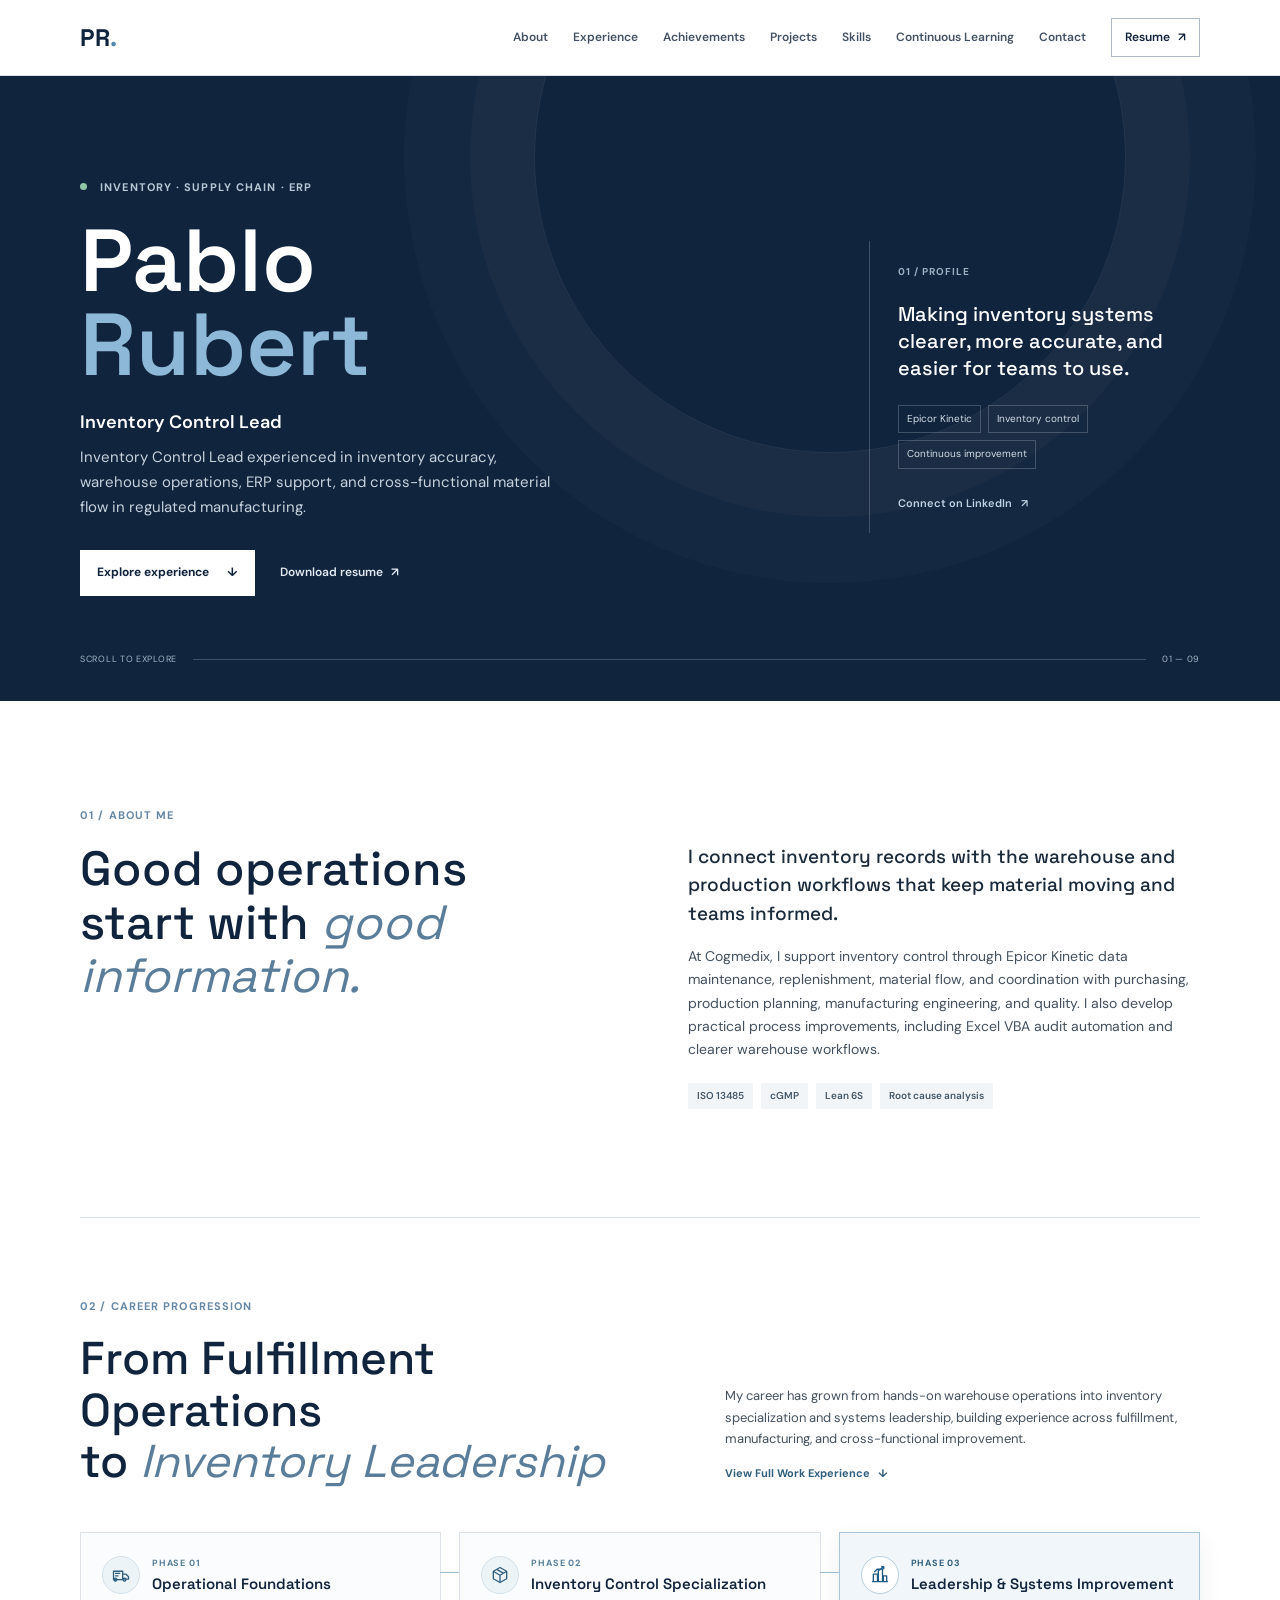
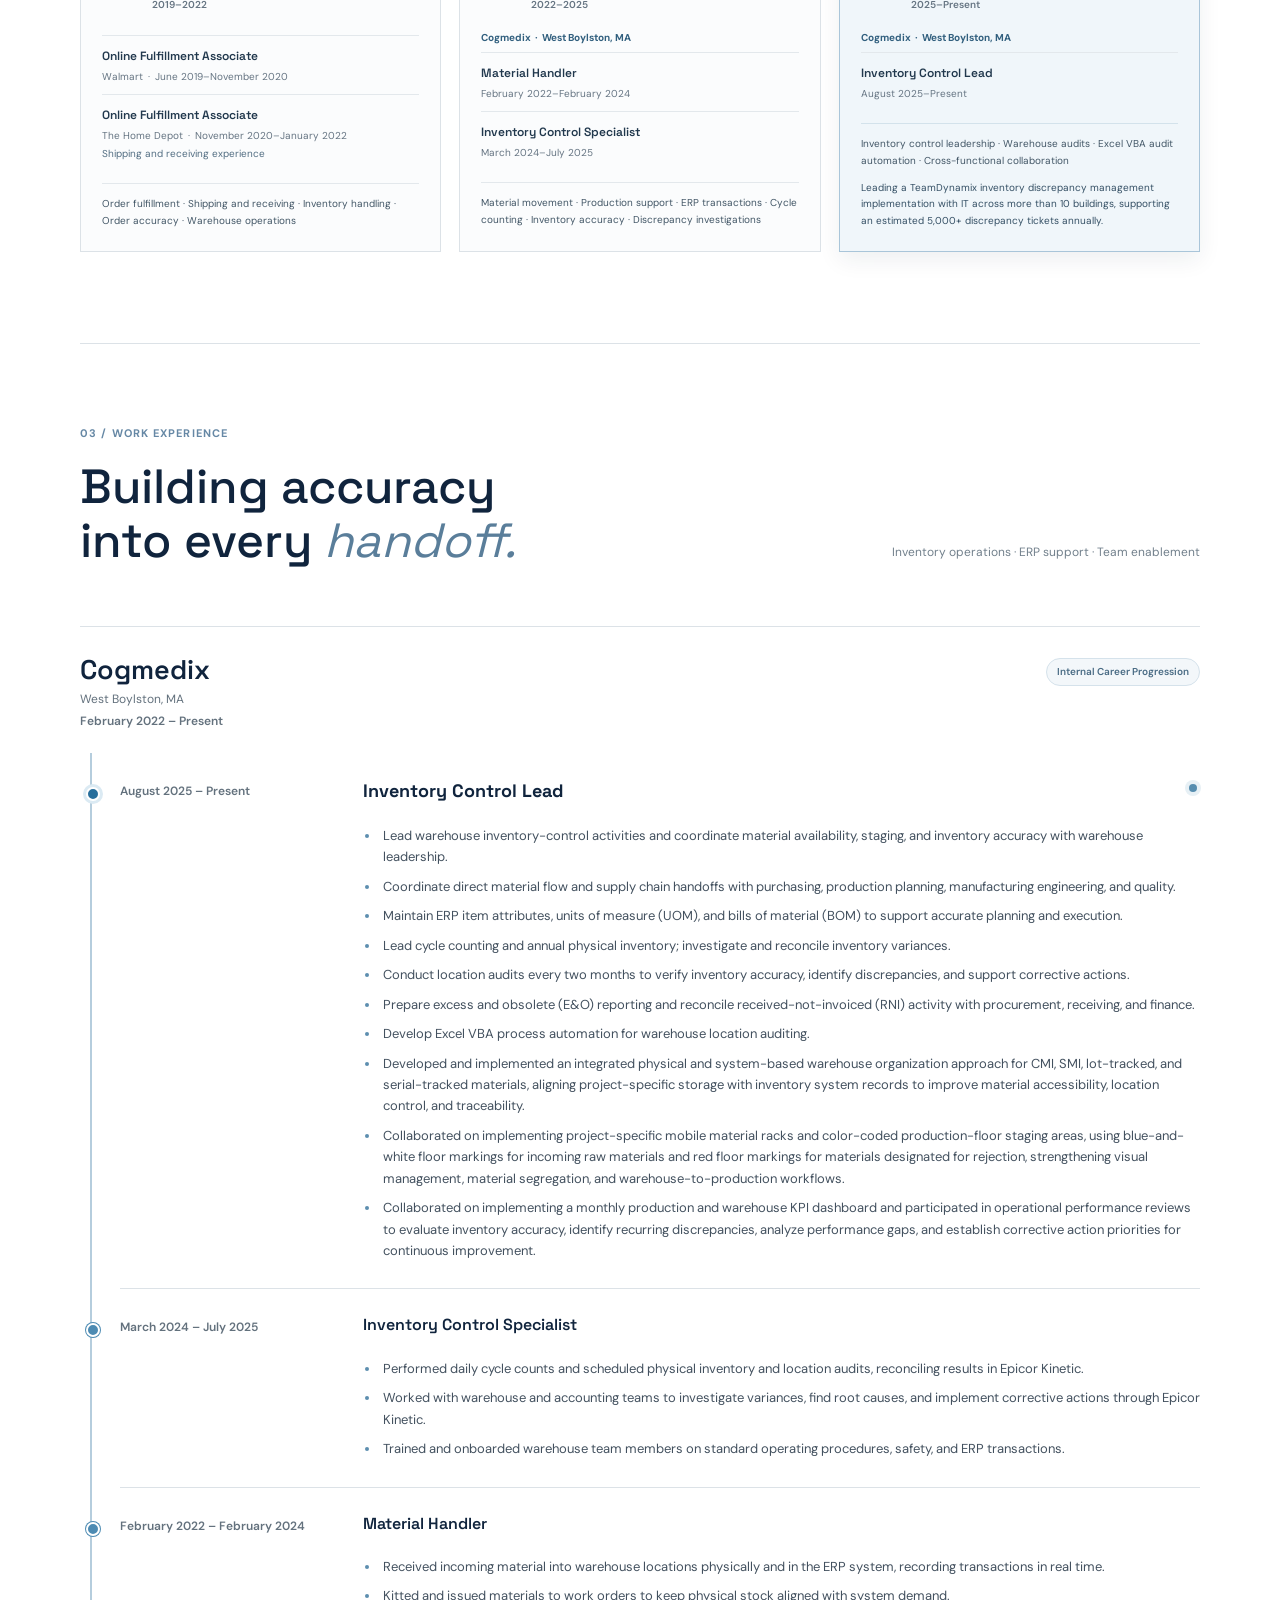
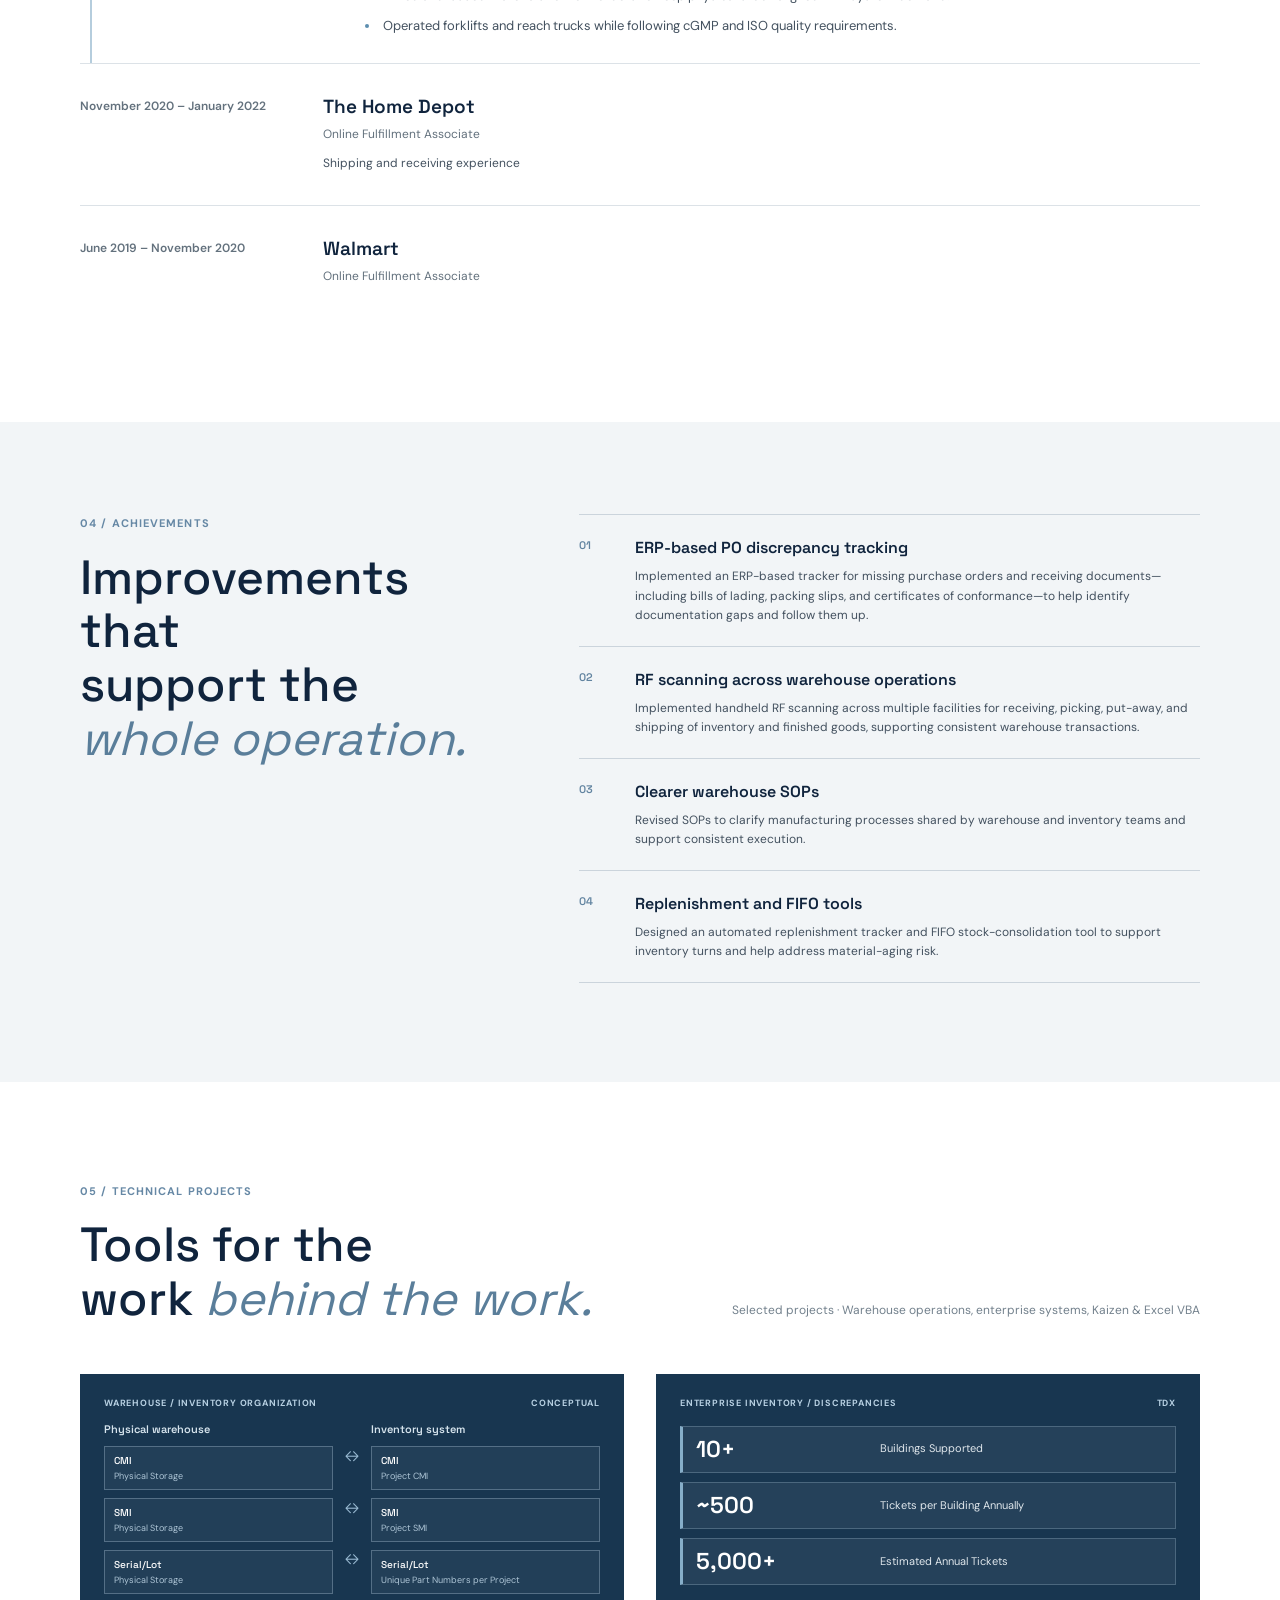
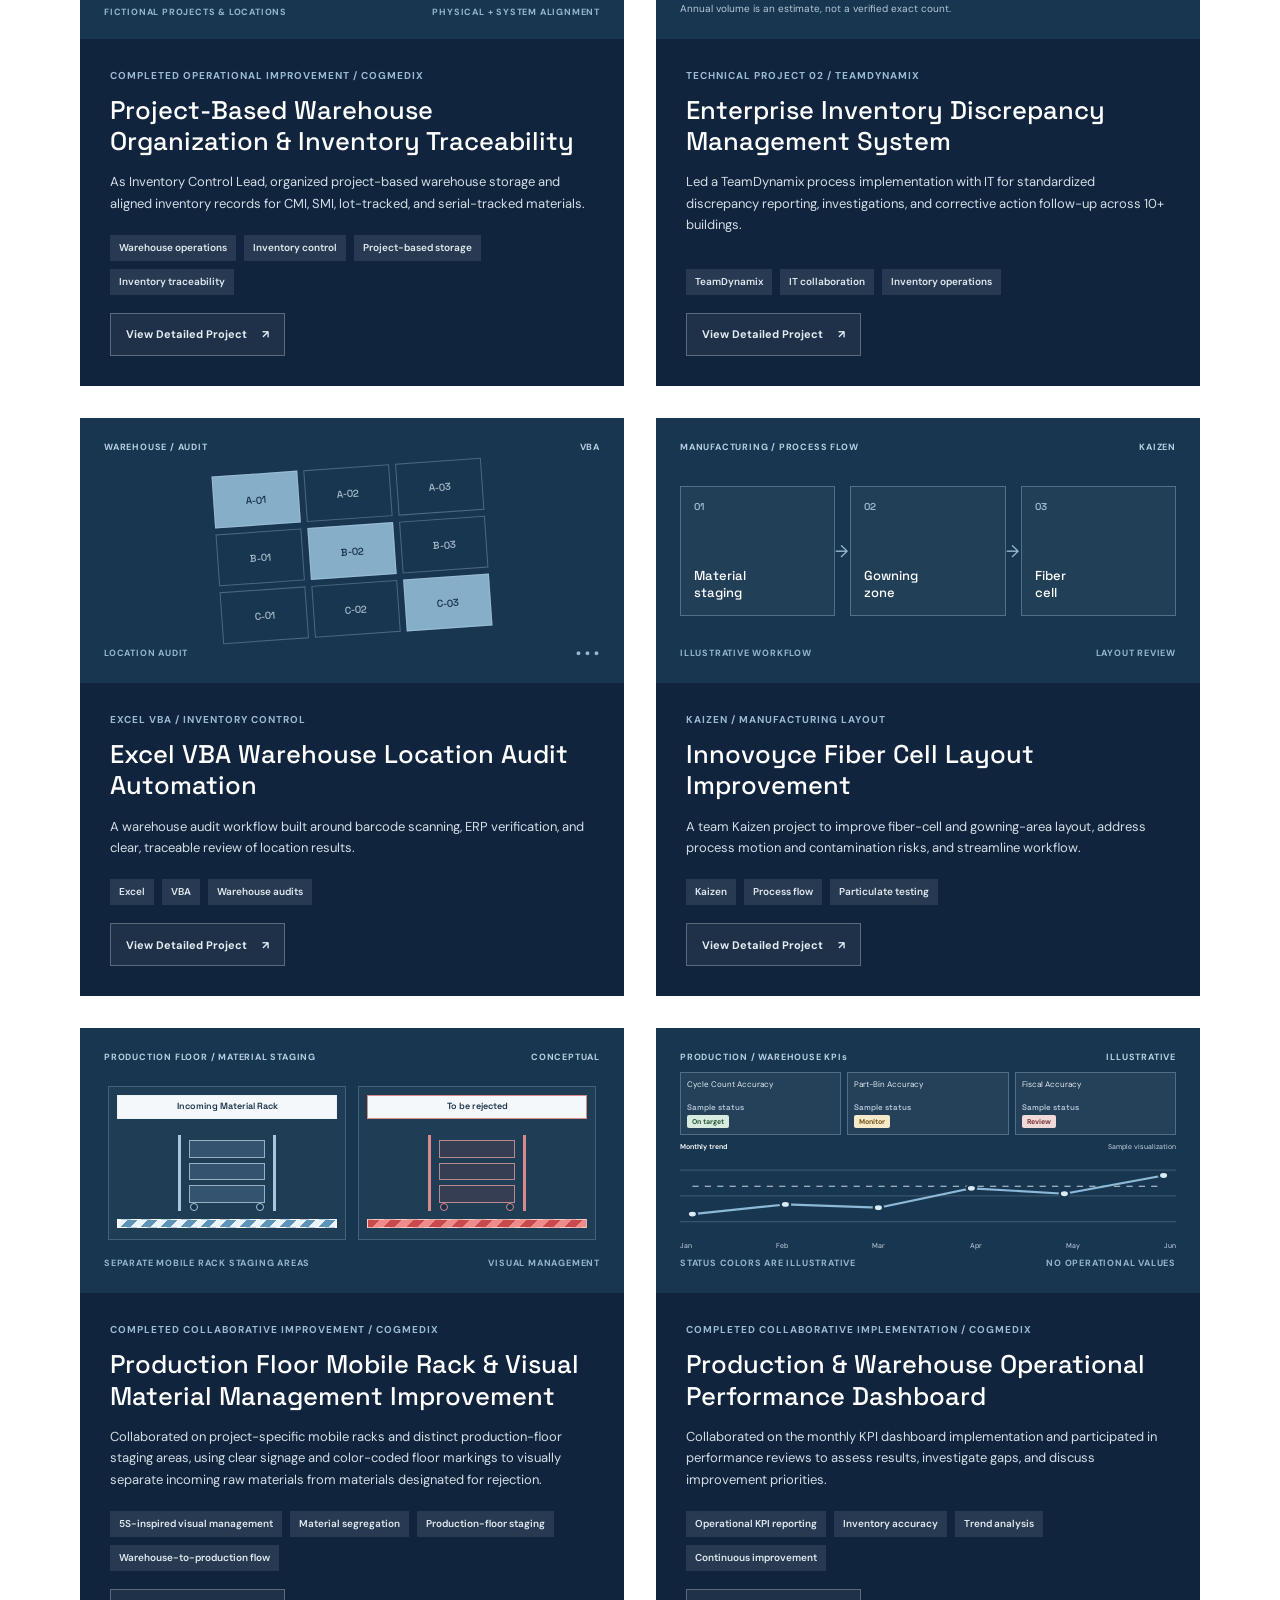
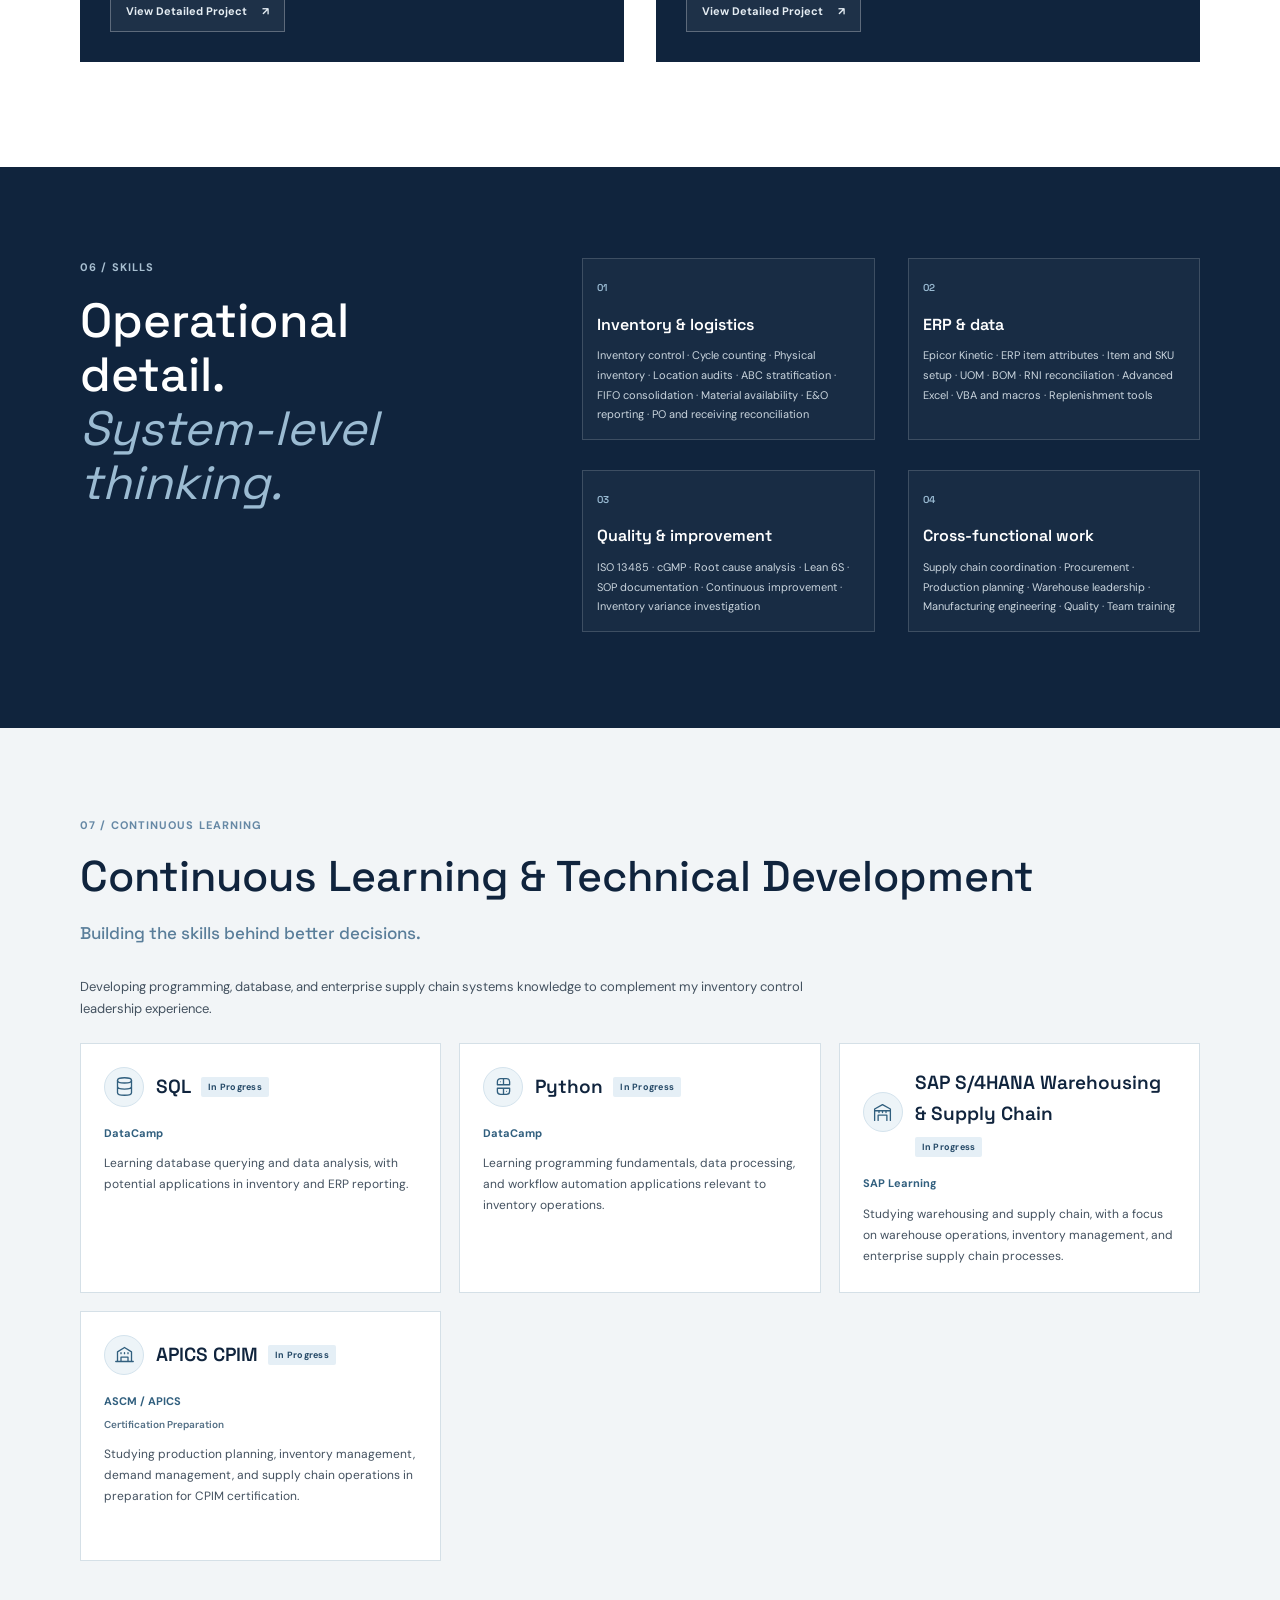
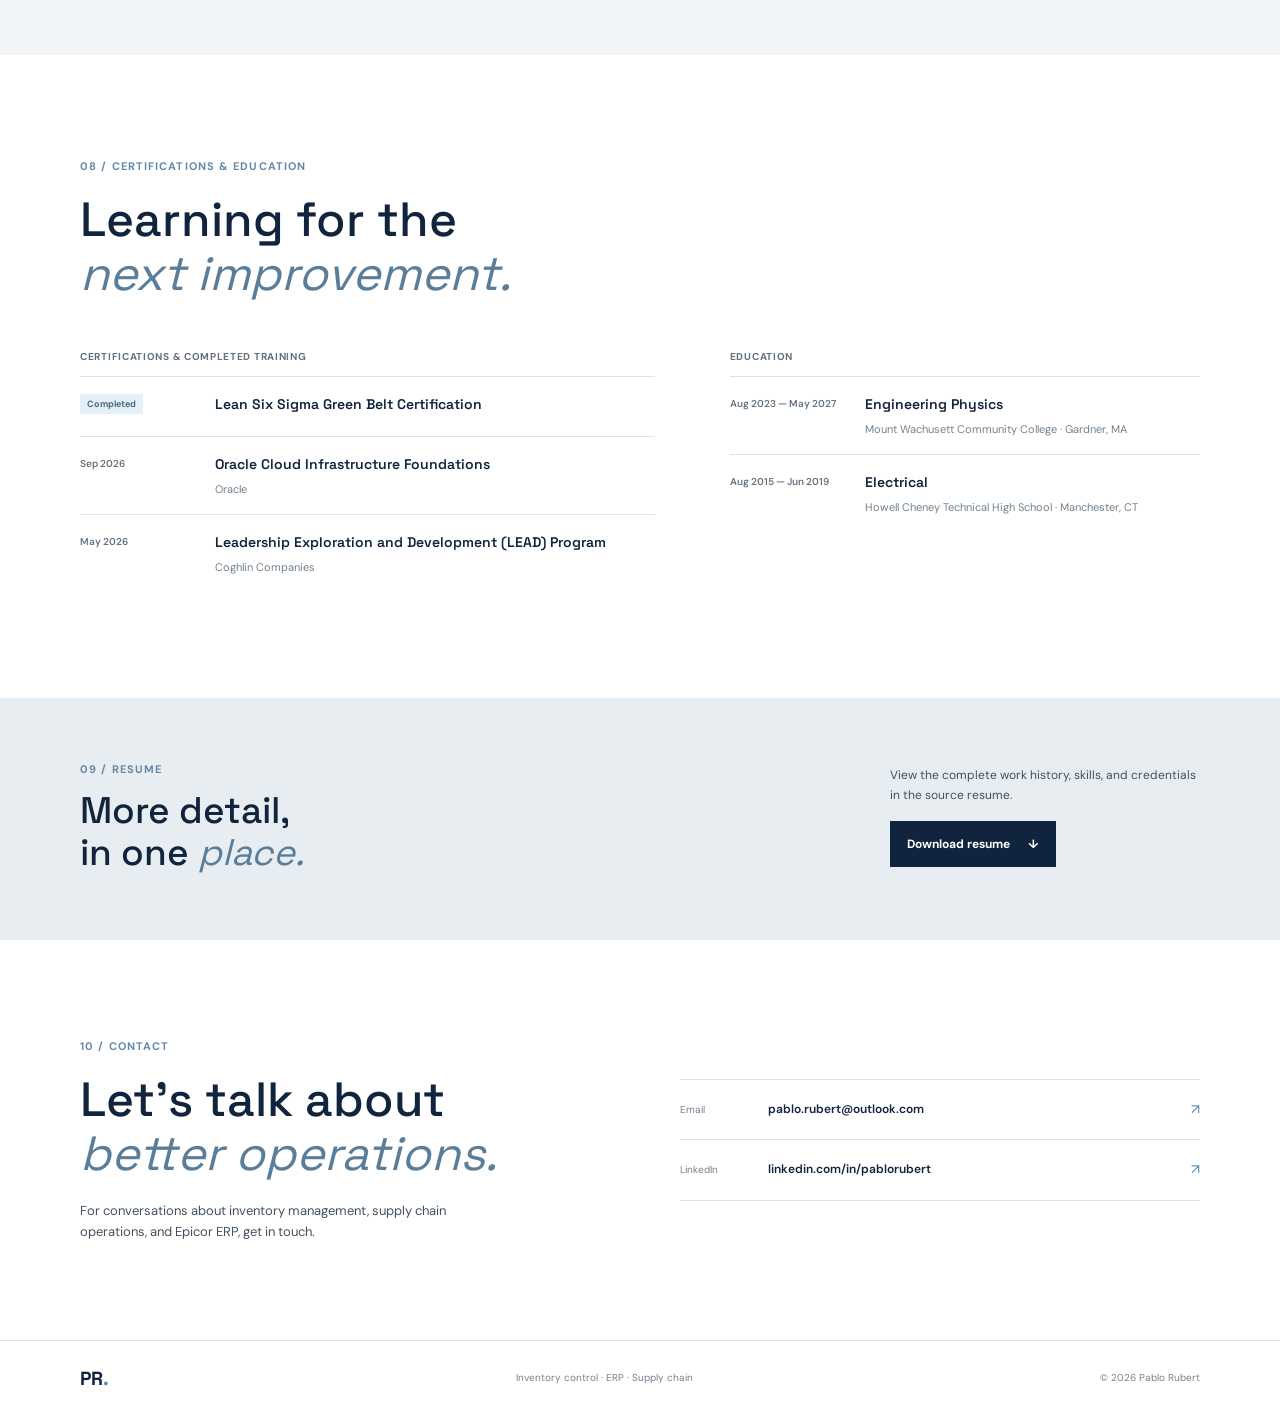
<file: index.html>
<!doctype html>
<html lang="en">
  <head>
    <meta charset="utf-8">
    <meta name="viewport" content="width=device-width, initial-scale=1">
    <meta name="theme-color" content="#10243d">
    <meta name="description" content="Pablo Rubert is an Inventory Control Lead focused on supply chain, inventory management, and Epicor ERP administration.">
    <title>Pablo Rubert | Inventory Control & ERP</title>
    <link rel="preconnect" href="https://fonts.googleapis.com">
    <link rel="preconnect" href="https://fonts.gstatic.com" crossorigin>
    <link href="https://fonts.googleapis.com/css2?family=DM+Sans:wght@400;500;600;700&family=Space+Grotesk:wght@400;500;600;700&display=swap" rel="stylesheet">
    <link rel="stylesheet" href="./style.css">
    <script src="./script.js" defer></script>
  </head>
  <body>
    <a class="skip-link" href="#main">Skip to content</a>

    <header class="site-header">
      <div class="header-inner">
        <a class="wordmark" href="#top" aria-label="Pablo Rubert, home">PR<span>.</span></a>
        <button class="menu-toggle" type="button" aria-expanded="false" aria-controls="site-nav" aria-label="Open navigation">
          <span></span><span></span>
        </button>
        <nav class="site-nav" id="site-nav" aria-label="Main navigation">
          <a href="#about">About</a>
          <a href="#experience">Experience</a>
          <a href="#achievements">Achievements</a>
          <a href="#projects">Projects</a>
          <a href="#skills">Skills</a>
          <a href="#professional-development">Continuous Learning</a>
          <a href="#contact">Contact</a>
          <a class="nav-resume" href="./Resume.pdf" download>Resume <span aria-hidden="true">↗</span></a>
        </nav>
      </div>
    </header>

    <main id="main">
      <section class="hero" id="top" aria-labelledby="hero-title">
        <div class="hero-grid">
          <div class="hero-copy">
            <p class="eyebrow"><span class="status-dot"></span> Inventory · Supply Chain · ERP</p>
            <h1 id="hero-title">Pablo<br><span>Rubert</span></h1>
            <p class="hero-role">Inventory Control Lead</p>
            <p class="hero-summary">Inventory Control Lead experienced in inventory accuracy, warehouse operations, ERP support, and cross-functional material flow in regulated manufacturing.</p>
            <div class="hero-actions">
              <a class="button button-light" href="#experience">Explore experience <span aria-hidden="true">↓</span></a>
              <a class="text-link text-link-light" href="./Resume.pdf" download>Download resume <span aria-hidden="true">↗</span></a>
            </div>
          </div>
          <aside class="hero-aside" aria-label="Professional focus">
            <div class="aside-index">01 / PROFILE</div>
            <p>Making inventory systems clearer, more accurate, and easier for teams to use.</p>
            <div class="focus-list">
              <span>Epicor Kinetic</span>
              <span>Inventory control</span>
              <span>Continuous improvement</span>
            </div>
            <a class="aside-link" href="https://www.linkedin.com/in/pablorubert" target="_blank" rel="noreferrer">Connect on LinkedIn <span aria-hidden="true">↗</span></a>
          </aside>
        </div>
        <div class="hero-bottom" aria-hidden="true"><span>Scroll to explore</span><span class="hero-rule"></span><span>01 — 09</span></div>
      </section>

      <section class="section about-section" id="about" aria-labelledby="about-title">
        <div class="section-heading">
          <p class="section-kicker">01 / About me</p>
          <h2 id="about-title">Good operations<br>start with <em>good information.</em></h2>
        </div>
        <div class="about-content">
          <p class="about-lead">I connect inventory records with the warehouse and production workflows that keep material moving and teams informed.</p>
          <p>At Cogmedix, I support inventory control through Epicor Kinetic data maintenance, replenishment, material flow, and coordination with purchasing, production planning, manufacturing engineering, and quality. I also develop practical process improvements, including Excel VBA audit automation and clearer warehouse workflows.</p>
          <div class="about-tags" aria-label="Professional areas">
            <span>ISO 13485</span><span>cGMP</span><span>Lean 6S</span><span>Root cause analysis</span>
          </div>
        </div>
      </section>

      <section class="section career-section" aria-labelledby="career-title">
        <div class="career-heading">
          <div class="section-heading">
            <p class="section-kicker">02 / Career progression</p>
            <h2 id="career-title">From Fulfillment Operations<br>to <em>Inventory Leadership</em></h2>
          </div>
          <div class="career-intro">
            <p>My career has grown from hands-on warehouse operations into inventory specialization and systems leadership, building experience across fulfillment, manufacturing, and cross-functional improvement.</p>
            <a class="career-experience-link" href="#experience">View Full Work Experience <span aria-hidden="true">↓</span></a>
          </div>
        </div>
        <div class="career-phases">
          <article class="career-phase">
            <div class="career-phase-heading">
              <span class="career-phase-icon" aria-hidden="true">
                <svg viewBox="0 0 24 24" fill="none"><path d="M3 7.5h11v10H3zM14 11h4l3 3v3h-7zM7 17.5a1.75 1.75 0 1 0 0 .01M18 17.5a1.75 1.75 0 1 0 0 .01" stroke="currentColor" stroke-width="1.6" stroke-linecap="round" stroke-linejoin="round"/><path d="M5.5 10h5M5.5 13h3" stroke="currentColor" stroke-width="1.6" stroke-linecap="round"/></svg>
              </span>
              <div><p class="career-phase-number">PHASE 01</p><h3>Operational Foundations</h3><p class="career-phase-dates">2019–2022</p></div>
            </div>
            <div class="career-role">
              <h4>Online Fulfillment Associate</h4>
              <p>Walmart <span>·</span> June 2019–November 2020</p>
            </div>
            <div class="career-role">
              <h4>Online Fulfillment Associate</h4>
              <p>The Home Depot <span>·</span> November 2020–January 2022</p>
              <p class="career-role-detail">Shipping and receiving experience</p>
            </div>
            <p class="career-focus">Order fulfillment · Shipping and receiving · Inventory handling · Order accuracy · Warehouse operations</p>
          </article>

          <article class="career-phase">
            <div class="career-phase-heading">
              <span class="career-phase-icon" aria-hidden="true">
                <svg viewBox="0 0 24 24" fill="none"><path d="m12 3 8 4.5v9L12 21l-8-4.5v-9L12 3Z" stroke="currentColor" stroke-width="1.6" stroke-linejoin="round"/><path d="m4.5 7.75 7.5 4.5 7.5-4.5M12 12.5V21M8 5.25l8 4.5" stroke="currentColor" stroke-width="1.6" stroke-linejoin="round"/></svg>
              </span>
              <div><p class="career-phase-number">PHASE 02</p><h3>Inventory Control Specialization</h3><p class="career-phase-dates">2022–2025</p></div>
            </div>
            <p class="career-employer">Cogmedix <span>·</span> West Boylston, MA</p>
            <div class="career-role">
              <h4>Material Handler</h4>
              <p>February 2022–February 2024</p>
            </div>
            <div class="career-role">
              <h4>Inventory Control Specialist</h4>
              <p>March 2024–July 2025</p>
            </div>
            <p class="career-focus">Material movement · Production support · ERP transactions · Cycle counting · Inventory accuracy · Discrepancy investigations</p>
          </article>

          <article class="career-phase career-phase-current">
            <div class="career-phase-heading">
              <span class="career-phase-icon" aria-hidden="true">
                <svg viewBox="0 0 24 24" fill="none"><path d="M4 20V11h5v9M10 20V5h5v15M16 20v-7h4v7M3 20h18" stroke="currentColor" stroke-width="1.6" stroke-linecap="round" stroke-linejoin="round"/><path d="m5.5 8 3-3 3 1 5-4M14 2h2.5v2.5" stroke="currentColor" stroke-width="1.6" stroke-linecap="round" stroke-linejoin="round"/></svg>
              </span>
              <div><p class="career-phase-number">PHASE 03</p><h3>Leadership &amp; Systems Improvement</h3><p class="career-phase-dates">2025–Present</p></div>
            </div>
            <p class="career-employer">Cogmedix <span>·</span> West Boylston, MA</p>
            <div class="career-role">
              <h4>Inventory Control Lead</h4>
              <p>August 2025–Present</p>
            </div>
            <p class="career-focus">Inventory control leadership · Warehouse audits · Excel VBA audit automation · Cross-functional collaboration</p>
            <p class="career-system-note">Leading a TeamDynamix inventory discrepancy management implementation with IT across more than 10 buildings, supporting an estimated 5,000+ discrepancy tickets annually.</p>
          </article>
        </div>
      </section>

      <section class="section experience-section" id="experience" aria-labelledby="experience-title">
        <div class="section-heading section-heading-row">
          <div><p class="section-kicker">03 / Work experience</p><h2 id="experience-title">Building accuracy<br>into every <em>handoff.</em></h2></div>
          <p class="section-note">Inventory operations · ERP support · Team enablement</p>
        </div>
        <div class="timeline">
          <section class="experience-employer" aria-labelledby="cogmedix-heading">
            <header class="experience-employer-heading">
              <div>
                <h3 id="cogmedix-heading">Cogmedix</h3>
                <p class="experience-employer-location">West Boylston, MA</p>
                <p class="experience-employer-dates">February 2022 – Present</p>
              </div>
              <span class="progression-badge">Internal Career Progression</span>
            </header>
            <div class="role-timeline">
              <article class="timeline-item current-role">
                <div class="timeline-date">August 2025 – Present</div>
                <div class="timeline-body">
                  <div class="role-heading"><h4>Inventory Control Lead</h4><span class="role-marker" aria-label="Current role"></span></div>
                  <ul>
                    <li>Lead warehouse inventory-control activities and coordinate material availability, staging, and inventory accuracy with warehouse leadership.</li>
                    <li>Coordinate direct material flow and supply chain handoffs with purchasing, production planning, manufacturing engineering, and quality.</li>
                    <li>Maintain ERP item attributes, units of measure (UOM), and bills of material (BOM) to support accurate planning and execution.</li>
                    <li>Lead cycle counting and annual physical inventory; investigate and reconcile inventory variances.</li>
                    <li>Conduct location audits every two months to verify inventory accuracy, identify discrepancies, and support corrective actions.</li>
                    <li>Prepare excess and obsolete (E&amp;O) reporting and reconcile received-not-invoiced (RNI) activity with procurement, receiving, and finance.</li>
                    <li>Develop Excel VBA process automation for warehouse location auditing.</li>
                    <li>Developed and implemented an integrated physical and system-based warehouse organization approach for CMI, SMI, lot-tracked, and serial-tracked materials, aligning project-specific storage with inventory system records to improve material accessibility, location control, and traceability.</li>
                    <li>Collaborated on implementing project-specific mobile material racks and color-coded production-floor staging areas, using blue-and-white floor markings for incoming raw materials and red floor markings for materials designated for rejection, strengthening visual management, material segregation, and warehouse-to-production workflows.</li>
                    <li>Collaborated on implementing a monthly production and warehouse KPI dashboard and participated in operational performance reviews to evaluate inventory accuracy, identify recurring discrepancies, analyze performance gaps, and establish corrective action priorities for continuous improvement.</li>
                  </ul>
                </div>
              </article>
              <article class="timeline-item">
                <div class="timeline-date">March 2024 – July 2025</div>
                <div class="timeline-body">
                  <div class="role-heading"><h4>Inventory Control Specialist</h4></div>
                  <ul>
                    <li>Performed daily cycle counts and scheduled physical inventory and location audits, reconciling results in Epicor Kinetic.</li>
                    <li>Worked with warehouse and accounting teams to investigate variances, find root causes, and implement corrective actions through Epicor Kinetic.</li>
                    <li>Trained and onboarded warehouse team members on standard operating procedures, safety, and ERP transactions.</li>
                  </ul>
                </div>
              </article>
              <article class="timeline-item">
                <div class="timeline-date">February 2022 – February 2024</div>
                <div class="timeline-body">
                  <div class="role-heading"><h4>Material Handler</h4></div>
                  <ul>
                    <li>Received incoming material into warehouse locations physically and in the ERP system, recording transactions in real time.</li>
                    <li>Kitted and issued materials to work orders to keep physical stock aligned with system demand.</li>
                    <li>Operated forklifts and reach trucks while following cGMP and ISO quality requirements.</li>
                  </ul>
                </div>
              </article>
            </div>
          </section>
          <article class="timeline-item">
            <div class="timeline-date">November 2020 – January 2022</div>
            <div class="timeline-body">
              <div class="other-employer-heading"><h3>The Home Depot</h3><p class="other-employer-role">Online Fulfillment Associate</p></div>
              <p class="other-employer-detail">Shipping and receiving experience</p>
            </div>
          </article>
          <article class="timeline-item">
            <div class="timeline-date">June 2019 – November 2020</div>
            <div class="timeline-body">
              <div class="other-employer-heading"><h3>Walmart</h3><p class="other-employer-role">Online Fulfillment Associate</p></div>
            </div>
          </article>
        </div>
      </section>

      <section class="achievement-band" id="achievements" aria-labelledby="achievements-title">
        <div class="section achievement-inner">
          <div class="section-heading">
            <p class="section-kicker">04 / Achievements</p>
            <h2 id="achievements-title">Improvements that<br>support the <em>whole operation.</em></h2>
          </div>
          <div class="achievement-list">
            <article class="achievement-item"><span class="achievement-number">01</span><div><h3>ERP-based PO discrepancy tracking</h3><p>Implemented an ERP-based tracker for missing purchase orders and receiving documents—including bills of lading, packing slips, and certificates of conformance—to help identify documentation gaps and follow them up.</p></div></article>
            <article class="achievement-item"><span class="achievement-number">02</span><div><h3>RF scanning across warehouse operations</h3><p>Implemented handheld RF scanning across multiple facilities for receiving, picking, put-away, and shipping of inventory and finished goods, supporting consistent warehouse transactions.</p></div></article>
            <article class="achievement-item"><span class="achievement-number">03</span><div><h3>Clearer warehouse SOPs</h3><p>Revised SOPs to clarify manufacturing processes shared by warehouse and inventory teams and support consistent execution.</p></div></article>
            <article class="achievement-item"><span class="achievement-number">04</span><div><h3>Replenishment and FIFO tools</h3><p>Designed an automated replenishment tracker and FIFO stock-consolidation tool to support inventory turns and help address material-aging risk.</p></div></article>
          </div>
        </div>
      </section>

      <section class="section projects-section" id="projects" aria-labelledby="projects-title">
        <div class="section-heading section-heading-row">
          <div><p class="section-kicker">05 / Technical projects</p><h2 id="projects-title">Tools for the<br>work <em>behind the work.</em></h2></div>
          <p class="section-note">Selected projects · Warehouse operations, enterprise systems, Kaizen &amp; Excel VBA</p>
        </div>
        <div class="projects-grid">
        <article class="project-feature">
          <div class="project-visual alignment-visual" role="img" aria-label="Conceptual diagram showing fictional physical warehouse project groupings aligned with matching inventory system project and location records.">
            <div class="visual-topline"><span>WAREHOUSE / INVENTORY ORGANIZATION</span><span>CONCEPTUAL</span></div>
            <div class="alignment-diagram" aria-hidden="true">
              <div class="alignment-column">
                <h4>Physical warehouse</h4>
                <div class="alignment-record"><strong>CMI</strong><span>Physical Storage</span></div>
                <div class="alignment-record"><strong>SMI</strong><span>Physical Storage</span></div>
                <div class="alignment-record"><strong>Serial/Lot</strong><span>Physical Storage</span></div>
              </div>
              <div class="alignment-connectors"><span>↔</span><span>↔</span><span>↔</span></div>
              <div class="alignment-column">
                <h4>Inventory system</h4>
                <div class="alignment-record"><strong>CMI</strong><span>Project CMI</span></div>
                <div class="alignment-record"><strong>SMI</strong><span>Project SMI</span></div>
                <div class="alignment-record"><strong>Serial/Lot</strong><span>Unique Part Numbers per Project</span></div>
              </div>
            </div>
            <div class="visual-foot"><span>FICTIONAL PROJECTS &amp; LOCATIONS</span><span>PHYSICAL + SYSTEM ALIGNMENT</span></div>
          </div>
          <div class="project-detail">
            <p class="project-label">COMPLETED OPERATIONAL IMPROVEMENT / COGMEDIX</p>
            <h3>Project-Based Warehouse Organization &amp; Inventory Traceability</h3>
            <p class="project-summary">As Inventory Control Lead, organized project-based warehouse storage and aligned inventory records for CMI, SMI, lot-tracked, and serial-tracked materials.</p>
            <div class="project-tools"><span>Warehouse operations</span><span>Inventory control</span><span>Project-based storage</span><span>Inventory traceability</span></div>
            <a class="project-detail-link" href="./Projects/project-based-warehouse-organization.html">View Detailed Project <span aria-hidden="true">↗</span></a>
          </div>
        </article>
        <article class="project-feature">
          <div class="project-visual project-metrics-visual">
            <div class="visual-topline"><span>ENTERPRISE INVENTORY / DISCREPANCIES</span><span>TDX</span></div>
            <div class="project-metric-grid">
              <div class="project-metric"><strong>10+</strong><span>Buildings Supported</span></div>
              <div class="project-metric"><strong>~500</strong><span>Tickets per Building Annually</span></div>
              <div class="project-metric"><strong>5,000+</strong><span>Estimated Annual Tickets</span></div>
            </div>
            <p class="metric-estimate-note">Annual volume is an estimate, not a verified exact count.</p>
          </div>
          <div class="project-detail">
            <p class="project-label">TECHNICAL PROJECT 02 / TEAMDYNAMIX</p>
            <h3>Enterprise Inventory Discrepancy Management System</h3>
            <p class="project-summary">Led a TeamDynamix process implementation with IT for standardized discrepancy reporting, investigations, and corrective action follow-up across 10+ buildings.</p>
            <div class="project-tools"><span>TeamDynamix</span><span>IT collaboration</span><span>Inventory operations</span></div>
            <a class="project-detail-link" href="./Projects/teamdynamix-inventory-discrepancy-management.html">View Detailed Project <span aria-hidden="true">↗</span></a>
          </div>
        </article>
        <article class="project-feature">
          <div class="project-visual" aria-hidden="true">
            <div class="visual-topline"><span>WAREHOUSE / AUDIT</span><span>VBA</span></div>
            <div class="visual-grid">
              <span class="grid-cell cell-active">A-01</span><span class="grid-cell">A-02</span><span class="grid-cell">A-03</span>
              <span class="grid-cell">B-01</span><span class="grid-cell cell-active">B-02</span><span class="grid-cell">B-03</span>
              <span class="grid-cell">C-01</span><span class="grid-cell">C-02</span><span class="grid-cell cell-active">C-03</span>
            </div>
            <div class="visual-foot"><span>LOCATION AUDIT</span><span>● ● ●</span></div>
          </div>
          <div class="project-detail">
            <p class="project-label">EXCEL VBA / INVENTORY CONTROL</p>
            <h3>Excel VBA Warehouse Location Audit Automation</h3>
            <p class="project-summary">A warehouse audit workflow built around barcode scanning, ERP verification, and clear, traceable review of location results.</p>
            <div class="project-tools"><span>Excel</span><span>VBA</span><span>Warehouse audits</span></div>
            <a class="project-detail-link" href="./Projects/excel-vba-warehouse-location-audit.html">View Detailed Project <span aria-hidden="true">↗</span></a>
          </div>
        </article>
        <article class="project-feature">
          <div class="project-visual fiber-visual" role="img" aria-label="Illustrative process flow through material staging, gowning zone, and fiber cell">
            <div class="visual-topline"><span>MANUFACTURING / PROCESS FLOW</span><span>KAIZEN</span></div>
            <div class="fiber-flow" aria-hidden="true">
              <div class="fiber-flow-step"><span>01</span><strong>Material<br>staging</strong></div>
              <div class="fiber-flow-step"><span>02</span><strong>Gowning<br>zone</strong></div>
              <div class="fiber-flow-step"><span>03</span><strong>Fiber<br>cell</strong></div>
            </div>
            <div class="visual-foot"><span>ILLUSTRATIVE WORKFLOW</span><span>LAYOUT REVIEW</span></div>
          </div>
          <div class="project-detail">
            <p class="project-label">KAIZEN / MANUFACTURING LAYOUT</p>
            <h3>Innovoyce Fiber Cell Layout Improvement</h3>
            <p class="project-summary">A team Kaizen project to improve fiber-cell and gowning-area layout, address process motion and contamination risks, and streamline workflow.</p>
            <div class="project-tools"><span>Kaizen</span><span>Process flow</span><span>Particulate testing</span></div>
            <a class="project-detail-link" href="./Projects/innovoyce-fiber-layout-kaizen.html">View Detailed Project <span aria-hidden="true">↗</span></a>
          </div>
        </article>
        <article class="project-feature">
          <div class="project-visual rack-visual" role="img" aria-label="Conceptual production-floor diagram showing two separate mobile rack staging areas: Incoming Material Rack with blue-and-white floor markings and To be rejected with red floor markings.">
            <div class="visual-topline"><span>PRODUCTION FLOOR / MATERIAL STAGING</span><span>CONCEPTUAL</span></div>
            <div class="rack-staging-diagram" aria-hidden="true">
              <div class="rack-stage rack-stage-incoming">
                <div class="rack-sign">Incoming Material Rack</div>
                <div class="mobile-rack"><span></span><span></span><span></span><i></i><i></i></div>
                <div class="floor-marking floor-marking-incoming"></div>
              </div>
              <div class="rack-stage rack-stage-reject">
                <div class="rack-sign">To be rejected</div>
                <div class="mobile-rack"><span></span><span></span><span></span><i></i><i></i></div>
                <div class="floor-marking floor-marking-reject"></div>
              </div>
            </div>
            <div class="visual-foot"><span>SEPARATE MOBILE RACK STAGING AREAS</span><span>VISUAL MANAGEMENT</span></div>
          </div>
          <div class="project-detail">
            <p class="project-label">COMPLETED COLLABORATIVE IMPROVEMENT / COGMEDIX</p>
            <h3>Production Floor Mobile Rack &amp; Visual Material Management Improvement</h3>
            <p class="project-summary">Collaborated on project-specific mobile racks and distinct production-floor staging areas, using clear signage and color-coded floor markings to visually separate incoming raw materials from materials designated for rejection.</p>
            <div class="project-tools"><span>5S-inspired visual management</span><span>Material segregation</span><span>Production-floor staging</span><span>Warehouse-to-production flow</span></div>
            <a class="project-detail-link" href="./Projects/production-floor-mobile-rack-visual-material-management.html">View Detailed Project <span aria-hidden="true">↗</span></a>
          </div>
        </article>
        <article class="project-feature">
          <div class="project-visual dashboard-visual" role="img" aria-label="Illustrative dashboard with sample cycle count, location, and fiscal accuracy statuses and a monthly trend chart. Values are not operational data.">
            <div class="visual-topline"><span>PRODUCTION / WAREHOUSE KPIs</span><span>ILLUSTRATIVE</span></div>
            <div class="dashboard-kpis" aria-hidden="true">
              <div class="dashboard-kpi">
                <span class="dashboard-kpi-name">Cycle Count Accuracy</span>
                <strong>Sample status</strong>
                <span class="dashboard-status status-on-track">On target</span>
              </div>
              <div class="dashboard-kpi">
                <span class="dashboard-kpi-name">Part-Bin Accuracy</span>
                <strong>Sample status</strong>
                <span class="dashboard-status status-monitor">Monitor</span>
              </div>
              <div class="dashboard-kpi">
                <span class="dashboard-kpi-name">Fiscal Accuracy</span>
                <strong>Sample status</strong>
                <span class="dashboard-status status-review">Review</span>
              </div>
            </div>
            <div class="dashboard-trend" aria-hidden="true">
              <div class="dashboard-trend-heading"><span>Monthly trend</span><span>Sample visualization</span></div>
              <svg viewBox="0 0 320 78" preserveAspectRatio="none">
                <path class="dashboard-chart-grid" d="M0 15H320M0 39H320M0 63H320"/>
                <path class="dashboard-chart-target" d="M8 30H312"/>
                <path class="dashboard-chart-line" d="M8 56L68 47L128 50L188 32L248 37L312 20"/>
                <circle cx="8" cy="56" r="3"/><circle cx="68" cy="47" r="3"/><circle cx="128" cy="50" r="3"/><circle cx="188" cy="32" r="3"/><circle cx="248" cy="37" r="3"/><circle cx="312" cy="20" r="3"/>
              </svg>
              <div class="dashboard-months"><span>Jan</span><span>Feb</span><span>Mar</span><span>Apr</span><span>May</span><span>Jun</span></div>
            </div>
            <div class="visual-foot"><span>STATUS COLORS ARE ILLUSTRATIVE</span><span>NO OPERATIONAL VALUES</span></div>
          </div>
          <div class="project-detail">
            <p class="project-label">COMPLETED COLLABORATIVE IMPLEMENTATION / COGMEDIX</p>
            <h3>Production &amp; Warehouse Operational Performance Dashboard</h3>
            <p class="project-summary">Collaborated on the monthly KPI dashboard implementation and participated in performance reviews to assess results, investigate gaps, and discuss improvement priorities.</p>
            <div class="project-tools"><span>Operational KPI reporting</span><span>Inventory accuracy</span><span>Trend analysis</span><span>Continuous improvement</span></div>
            <a class="project-detail-link" href="./Projects/production-warehouse-operational-performance-dashboard.html">View Detailed Project <span aria-hidden="true">↗</span></a>
          </div>
        </article>
        </div>
      </section>

      <section class="skills-band" id="skills" aria-labelledby="skills-title">
        <div class="section skills-inner">
          <div class="section-heading">
            <p class="section-kicker">06 / Skills</p>
            <h2 id="skills-title">Operational detail.<br><em>System-level thinking.</em></h2>
          </div>
          <div class="skill-grid">
            <article class="skill-group"><span class="skill-index">01</span><h3>Inventory & logistics</h3><p>Inventory control · Cycle counting · Physical inventory · Location audits · ABC stratification · FIFO consolidation · Material availability · E&amp;O reporting · PO and receiving reconciliation</p></article>
            <article class="skill-group"><span class="skill-index">02</span><h3>ERP & data</h3><p>Epicor Kinetic · ERP item attributes · Item and SKU setup · UOM · BOM · RNI reconciliation · Advanced Excel · VBA and macros · Replenishment tools</p></article>
            <article class="skill-group"><span class="skill-index">03</span><h3>Quality & improvement</h3><p>ISO 13485 · cGMP · Root cause analysis · Lean 6S · SOP documentation · Continuous improvement · Inventory variance investigation</p></article>
            <article class="skill-group"><span class="skill-index">04</span><h3>Cross-functional work</h3><p>Supply chain coordination · Procurement · Production planning · Warehouse leadership · Manufacturing engineering · Quality · Team training</p></article>
          </div>
        </div>
      </section>

      <section class="development-section" id="professional-development" aria-labelledby="development-title">
        <div class="section development-inner">
          <div class="section-heading">
            <p class="section-kicker">07 / Continuous learning</p>
            <h2 id="development-title">Continuous Learning &amp; Technical Development</h2>
            <p class="development-tagline">Building the skills behind better decisions.</p>
          </div>
          <div class="development-content">
            <p class="development-intro">Developing programming, database, and enterprise supply chain systems knowledge to complement my inventory control leadership experience.</p>
            <div class="development-grid">
              <article class="development-card" aria-labelledby="sql-title">
                <div class="development-card-heading">
                  <span class="development-icon" aria-hidden="true">
                    <svg viewBox="0 0 24 24" fill="none" focusable="false">
                      <ellipse cx="12" cy="5" rx="8" ry="3"></ellipse>
                      <path d="M4 5v7c0 1.66 3.58 3 8 3s8-1.34 8-3V5M4 12v7c0 1.66 3.58 3 8 3s8-1.34 8-3v-7"></path>
                    </svg>
                  </span>
                  <div class="development-card-title">
                    <h3 id="sql-title">SQL</h3>
                    <span class="development-status">In Progress</span>
                  </div>
                </div>
                <p class="development-provider">DataCamp</p>
                <p>Learning database querying and data analysis, with potential applications in inventory and ERP reporting.</p>
              </article>
              <article class="development-card" aria-labelledby="python-title">
                <div class="development-card-heading">
                  <span class="development-icon" aria-hidden="true">
                    <svg viewBox="0 0 24 24" fill="none" focusable="false">
                      <path d="M12 3H8.5A3.5 3.5 0 0 0 5 6.5V10h7V3Zm0 18h3.5a3.5 3.5 0 0 0 3.5-3.5V14h-7v7ZM12 3v7h7V6.5A3.5 3.5 0 0 0 15.5 3H12Zm0 18v-7H5v3.5A3.5 3.5 0 0 0 8.5 21H12Z"></path>
                      <circle cx="8.5" cy="6.5" r=".6" fill="currentColor" stroke="none"></circle>
                      <circle cx="15.5" cy="17.5" r=".6" fill="currentColor" stroke="none"></circle>
                    </svg>
                  </span>
                  <div class="development-card-title">
                    <h3 id="python-title">Python</h3>
                    <span class="development-status">In Progress</span>
                  </div>
                </div>
                <p class="development-provider">DataCamp</p>
                <p>Learning programming fundamentals, data processing, and workflow automation applications relevant to inventory operations.</p>
              </article>
              <article class="development-card" aria-labelledby="sap-title">
                <div class="development-card-heading">
                  <span class="development-icon" aria-hidden="true">
                    <svg viewBox="0 0 24 24" fill="none" focusable="false">
                      <path d="M3 21V8l9-5 9 5v13M3 10h18M7 21v-6h10v6M8 10v2m4-2v2m4-2v2"></path>
                    </svg>
                  </span>
                  <div class="development-card-title">
                    <h3 id="sap-title">SAP S/4HANA Warehousing &amp; Supply Chain</h3>
                    <span class="development-status">In Progress</span>
                  </div>
                </div>
                <p class="development-provider">SAP Learning</p>
                <p>Studying warehousing and supply chain, with a focus on warehouse operations, inventory management, and enterprise supply chain processes.</p>
              </article>
              <article class="development-card" aria-labelledby="cpim-title">
                <div class="development-card-heading">
                  <span class="development-icon" aria-hidden="true">
                    <svg viewBox="0 0 24 24" fill="none" focusable="false">
                      <path d="M4 20V9l8-5 8 5v11M2 20h20M8 20v-5h8v5M8 10v1m4-1v1m4-1v1"></path>
                    </svg>
                  </span>
                  <div class="development-card-title">
                    <h3 id="cpim-title">APICS CPIM</h3>
                    <span class="development-status">In Progress</span>
                  </div>
                </div>
                <p class="development-provider">ASCM / APICS</p>
                <p class="development-preparation">Certification Preparation</p>
                <p>Studying production planning, inventory management, demand management, and supply chain operations in preparation for CPIM certification.</p>
              </article>
            </div>
          </div>
        </div>
      </section>

      <section class="section credentials-section" id="certifications" aria-labelledby="credentials-title">
        <div class="section-heading">
          <p class="section-kicker">08 / Certifications & education</p>
          <h2 id="credentials-title">Learning for the<br><em>next improvement.</em></h2>
        </div>
        <div class="credentials-grid">
          <div class="credential-column">
            <h3 class="column-title">Certifications &amp; Completed Training</h3>
            <article class="credential-item"><span class="credential-status">Completed</span><div><h4>Lean Six Sigma Green Belt Certification</h4></div></article>
            <article class="credential-item"><span class="credential-date">Sep 2026</span><div><h4>Oracle Cloud Infrastructure Foundations</h4><p>Oracle</p></div></article>
            <article class="credential-item"><span class="credential-date">May 2026</span><div><h4>Leadership Exploration and Development (LEAD) Program</h4><p>Coghlin Companies</p></div></article>
          </div>
          <div class="credential-column education-column">
            <h3 class="column-title">Education</h3>
            <article class="credential-item"><span class="credential-date">Aug 2023 — May 2027</span><div><h4>Engineering Physics</h4><p>Mount Wachusett Community College · Gardner, MA</p></div></article>
            <article class="credential-item"><span class="credential-date">Aug 2015 — Jun 2019</span><div><h4>Electrical</h4><p>Howell Cheney Technical High School · Manchester, CT</p></div></article>
          </div>
        </div>
      </section>

      <section class="resume-band" id="resume" aria-labelledby="resume-title">
        <div class="section resume-inner">
          <div><p class="section-kicker">09 / Resume</p><h2 id="resume-title">More detail,<br>in one <em>place.</em></h2></div>
          <div class="resume-action"><p>View the complete work history, skills, and credentials in the source resume.</p><a class="button button-dark" href="./Resume.pdf" download>Download resume <span aria-hidden="true">↓</span></a></div>
        </div>
      </section>

      <section class="section contact-section" id="contact" aria-labelledby="contact-title">
        <div class="contact-copy"><p class="section-kicker">10 / Contact</p><h2 id="contact-title">Let’s talk about<br><em>better operations.</em></h2><p>For conversations about inventory management, supply chain operations, and Epicor ERP, get in touch.</p></div>
        <div class="contact-links">
          <a class="contact-link" href="mailto:pablo.rubert@outlook.com"><span>Email</span><strong>pablo.rubert@outlook.com</strong><span class="contact-arrow" aria-hidden="true">↗</span></a>
          <a class="contact-link" href="https://www.linkedin.com/in/pablorubert" target="_blank" rel="noreferrer"><span>LinkedIn</span><strong>linkedin.com/in/pablorubert</strong><span class="contact-arrow" aria-hidden="true">↗</span></a>
        </div>
      </section>
    </main>

    <footer class="site-footer"><a class="wordmark footer-mark" href="#top" aria-label="Back to top">PR<span>.</span></a><p>Inventory control · ERP · Supply chain</p><p>© <span id="current-year">2026</span> Pablo Rubert</p></footer>
  </body>
</html>
</file>
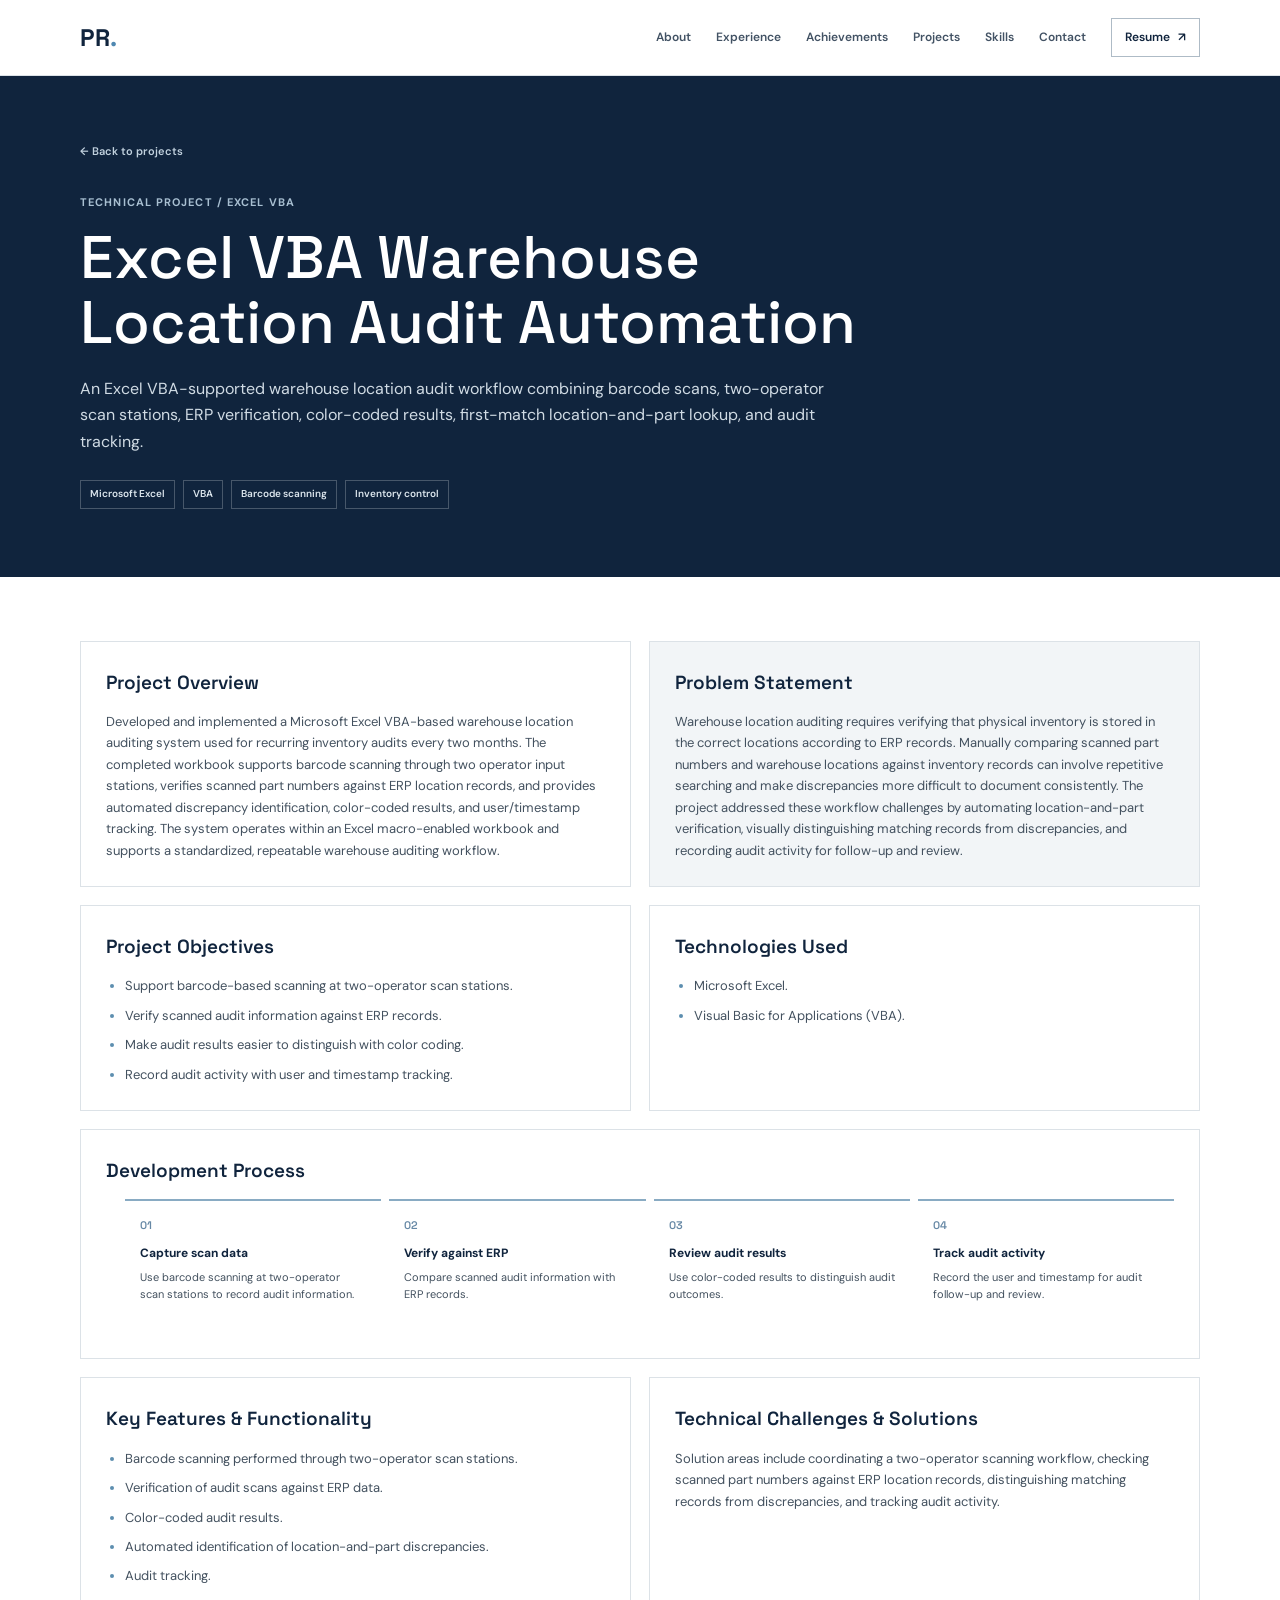
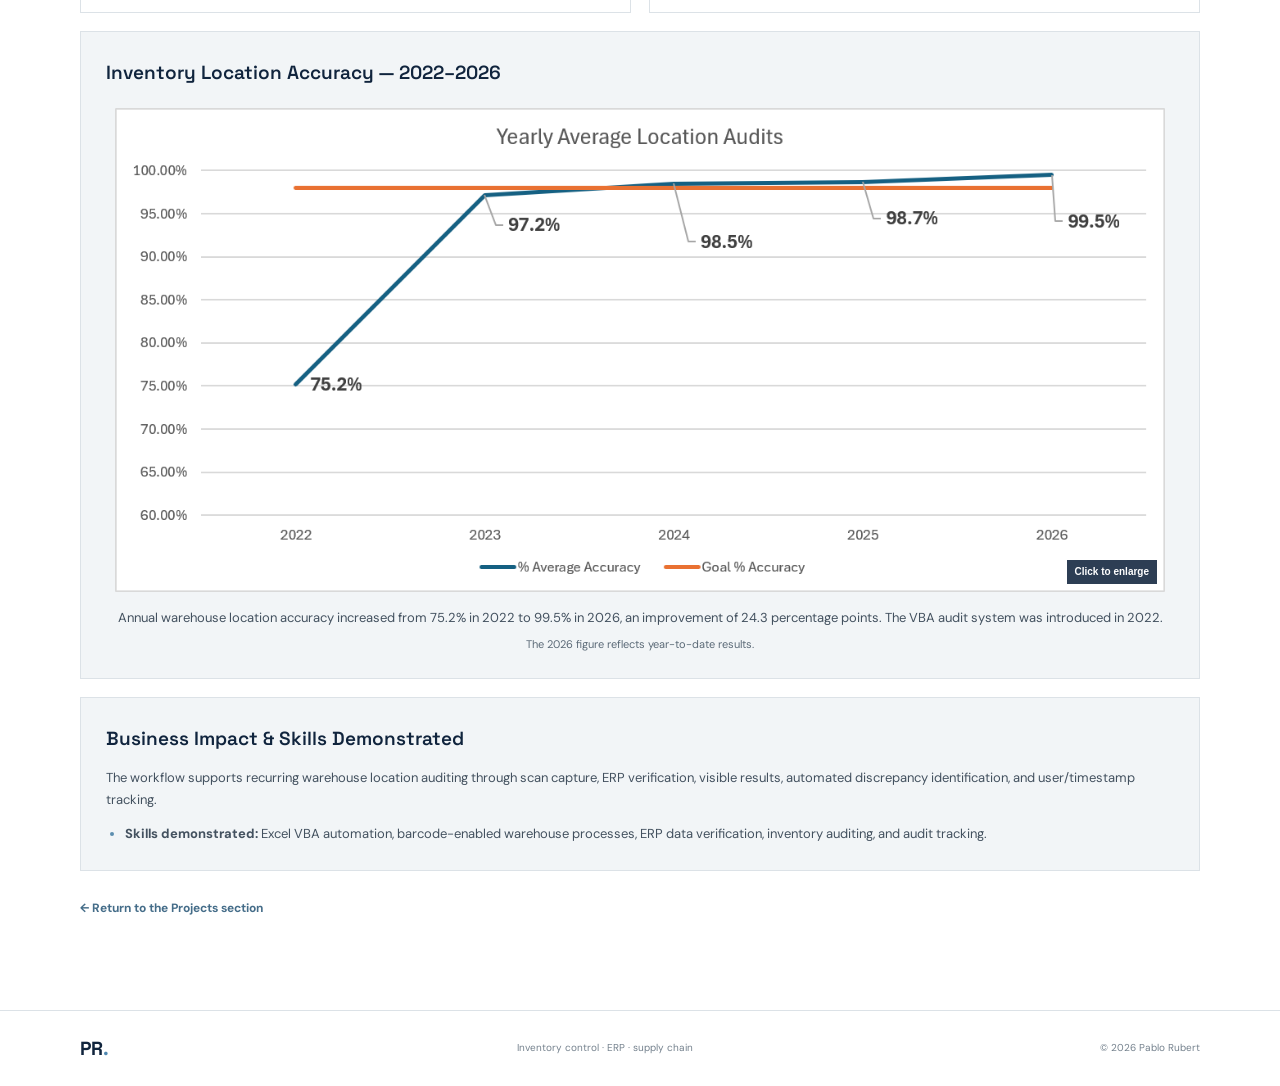
<file: Projects/excel-vba-warehouse-location-audit.html>
<!doctype html>
<html lang="en">
  <head>
    <meta charset="utf-8">
    <meta name="viewport" content="width=device-width, initial-scale=1">
    <meta name="theme-color" content="#10243d">
    <meta name="description" content="Excel VBA warehouse location audit automation using barcode scans, ERP verification, discrepancy identification, and audit tracking.">
    <title>Excel VBA Warehouse Location Audit Automation | Pablo Rubert</title>
    <link rel="preconnect" href="https://fonts.googleapis.com">
    <link rel="preconnect" href="https://fonts.gstatic.com" crossorigin>
    <link href="https://fonts.googleapis.com/css2?family=DM+Sans:wght@400;500;600;700&family=Space+Grotesk:wght@400;500;600;700&display=swap" rel="stylesheet">
    <link rel="stylesheet" href="../style.css">
    <script src="../script.js" defer></script>
  </head>
  <body>
    <a class="skip-link" href="#main">Skip to content</a>

    <header class="site-header">
      <div class="header-inner">
        <a class="wordmark" href="../index.html#top" aria-label="Pablo Rubert, home">PR<span>.</span></a>
        <button class="menu-toggle" type="button" aria-expanded="false" aria-controls="site-nav" aria-label="Open navigation">
          <span></span><span></span>
        </button>
        <nav class="site-nav" id="site-nav" aria-label="Main navigation">
          <a href="../index.html#about">About</a>
          <a href="../index.html#experience">Experience</a>
          <a href="../index.html#achievements">Achievements</a>
          <a href="../index.html#projects">Projects</a>
          <a href="../index.html#skills">Skills</a>
          <a href="../index.html#contact">Contact</a>
          <a class="nav-resume" href="../Resume.pdf" download>Resume <span aria-hidden="true">↗</span></a>
        </nav>
      </div>
    </header>

    <main id="main">
      <section class="project-page-hero" aria-labelledby="project-title">
        <div class="section project-page-intro">
          <a class="project-back" href="../index.html#projects">← Back to projects</a>
          <p class="section-kicker">Technical project / Excel VBA</p>
          <h1 class="project-page-title" id="project-title">Excel VBA Warehouse Location Audit Automation</h1>
          <p class="project-page-lead">An Excel VBA-supported warehouse location audit workflow combining barcode scans, two-operator scan stations, ERP verification, color-coded results, first-match location-and-part lookup, and audit tracking.</p>
          <div class="project-page-tags" aria-label="Project technologies and focus">
            <span>Microsoft Excel</span><span>VBA</span><span>Barcode scanning</span><span>Inventory control</span>
          </div>
        </div>
      </section>

      <section class="section project-detail-content" aria-label="Project details">
        <div class="project-detail-grid">
          <article class="project-info-card">
            <h2>Project Overview</h2>
            <p>Developed and implemented a Microsoft Excel VBA-based warehouse location auditing system used for recurring inventory audits every two months. The completed workbook supports barcode scanning through two operator input stations, verifies scanned part numbers against ERP location records, and provides automated discrepancy identification, color-coded results, and user/timestamp tracking. The system operates within an Excel macro-enabled workbook and supports a standardized, repeatable warehouse auditing workflow.</p>
          </article>
          <article class="project-info-card project-info-card-highlight">
            <h2>Problem Statement</h2>
            <p>Warehouse location auditing requires verifying that physical inventory is stored in the correct locations according to ERP records. Manually comparing scanned part numbers and warehouse locations against inventory records can involve repetitive searching and make discrepancies more difficult to document consistently. The project addressed these workflow challenges by automating location-and-part verification, visually distinguishing matching records from discrepancies, and recording audit activity for follow-up and review.</p>
          </article>

          <article class="project-info-card">
            <h2>Project Objectives</h2>
            <ul>
              <li>Support barcode-based scanning at two-operator scan stations.</li>
              <li>Verify scanned audit information against ERP records.</li>
              <li>Make audit results easier to distinguish with color coding.</li>
              <li>Record audit activity with user and timestamp tracking.</li>
            </ul>
          </article>
          <article class="project-info-card">
            <h2>Technologies Used</h2>
            <ul>
              <li>Microsoft Excel.</li>
              <li>Visual Basic for Applications (VBA).</li>
            </ul>
          </article>

          <article class="project-info-card project-info-card-wide">
            <h2>Development Process</h2>
            <ol class="project-process">
              <li><strong>Capture scan data</strong><span>Use barcode scanning at two-operator scan stations to record audit information.</span></li>
              <li><strong>Verify against ERP</strong><span>Compare scanned audit information with ERP records.</span></li>
              <li><strong>Review audit results</strong><span>Use color-coded results to distinguish audit outcomes.</span></li>
              <li><strong>Track audit activity</strong><span>Record the user and timestamp for audit follow-up and review.</span></li>
            </ol>
          </article>

          <article class="project-info-card">
            <h2>Key Features &amp; Functionality</h2>
            <ul>
              <li>Barcode scanning performed through two-operator scan stations.</li>
              <li>Verification of audit scans against ERP data.</li>
              <li>Color-coded audit results.</li>
              <li>Automated identification of location-and-part discrepancies.</li>
              <li>Audit tracking.</li>
            </ul>
          </article>
          <article class="project-info-card">
            <h2>Technical Challenges &amp; Solutions</h2>
            <p>Solution areas include coordinating a two-operator scanning workflow, checking scanned part numbers against ERP location records, distinguishing matching records from discrepancies, and tracking audit activity.</p>
          </article>

          <article class="project-info-card project-info-card-wide project-info-card-highlight">
            <h2>Inventory Location Accuracy — 2022–2026</h2>
            <figure class="accuracy-chart">
              <img src="Images/image%20Location%20Audit.png" alt="Line chart of annual average warehouse location accuracy: 75.2% in 2022, 97.2% in 2023, 98.5% in 2024, 98.7% in 2025, and 99.5% year-to-date in 2026.">
              <figcaption>
                <p>Annual warehouse location accuracy increased from 75.2% in 2022 to 99.5% in 2026, an improvement of 24.3 percentage points. The VBA audit system was introduced in 2022.</p>
                <p class="accuracy-chart-note">The 2026 figure reflects year-to-date results.</p>
              </figcaption>
            </figure>
          </article>

          <article class="project-info-card project-info-card-wide project-info-card-highlight">
            <h2>Business Impact &amp; Skills Demonstrated</h2>
            <p>The workflow supports recurring warehouse location auditing through scan capture, ERP verification, visible results, automated discrepancy identification, and user/timestamp tracking.</p>
            <ul>
              <li><strong>Skills demonstrated:</strong> Excel VBA automation, barcode-enabled warehouse processes, ERP data verification, inventory auditing, and audit tracking.</li>
            </ul>
          </article>
        </div>
        <a class="project-detail-back" href="../index.html#projects">← Return to the Projects section</a>
      </section>
    </main>

    <footer class="site-footer"><a class="wordmark footer-mark" href="../index.html#top" aria-label="Back to top">PR<span>.</span></a><p>Inventory control · ERP · supply chain</p><p>© <span id="current-year">2026</span> Pablo Rubert</p></footer>
  </body>
</html>
</file>
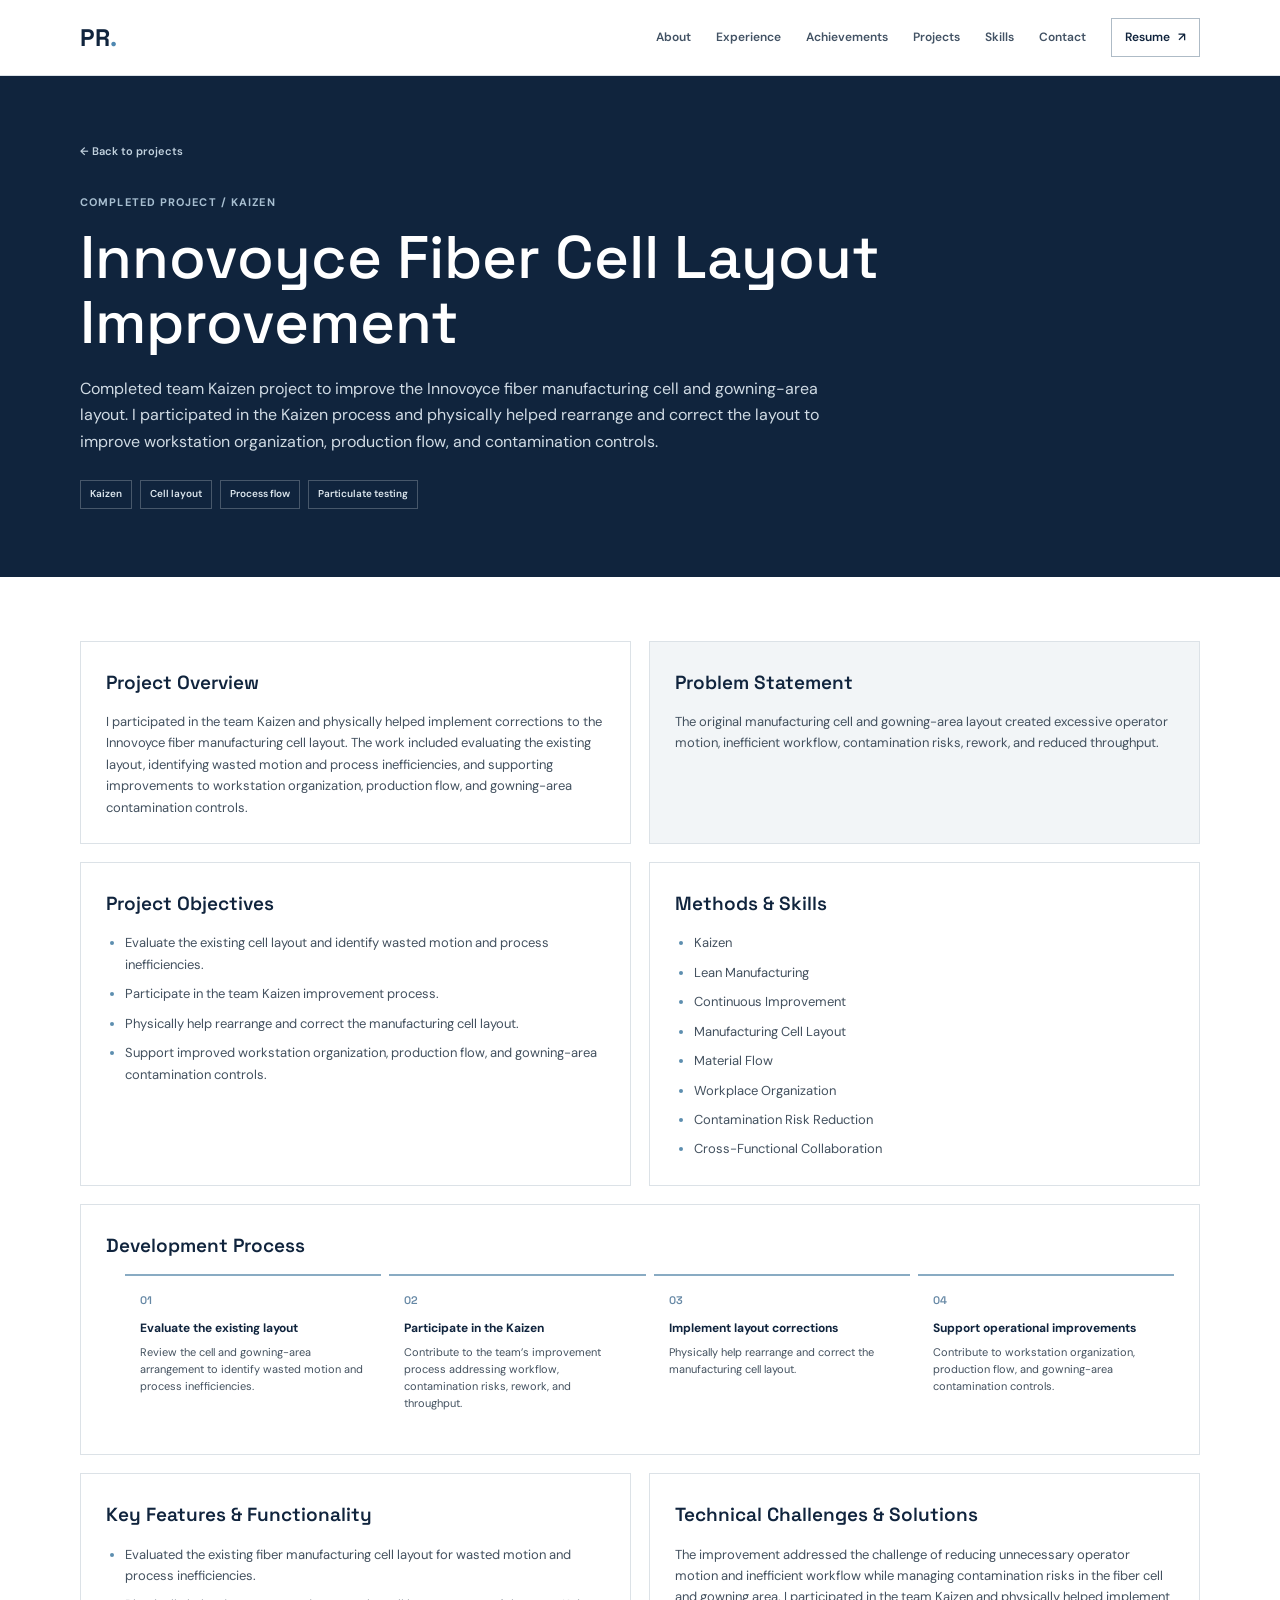
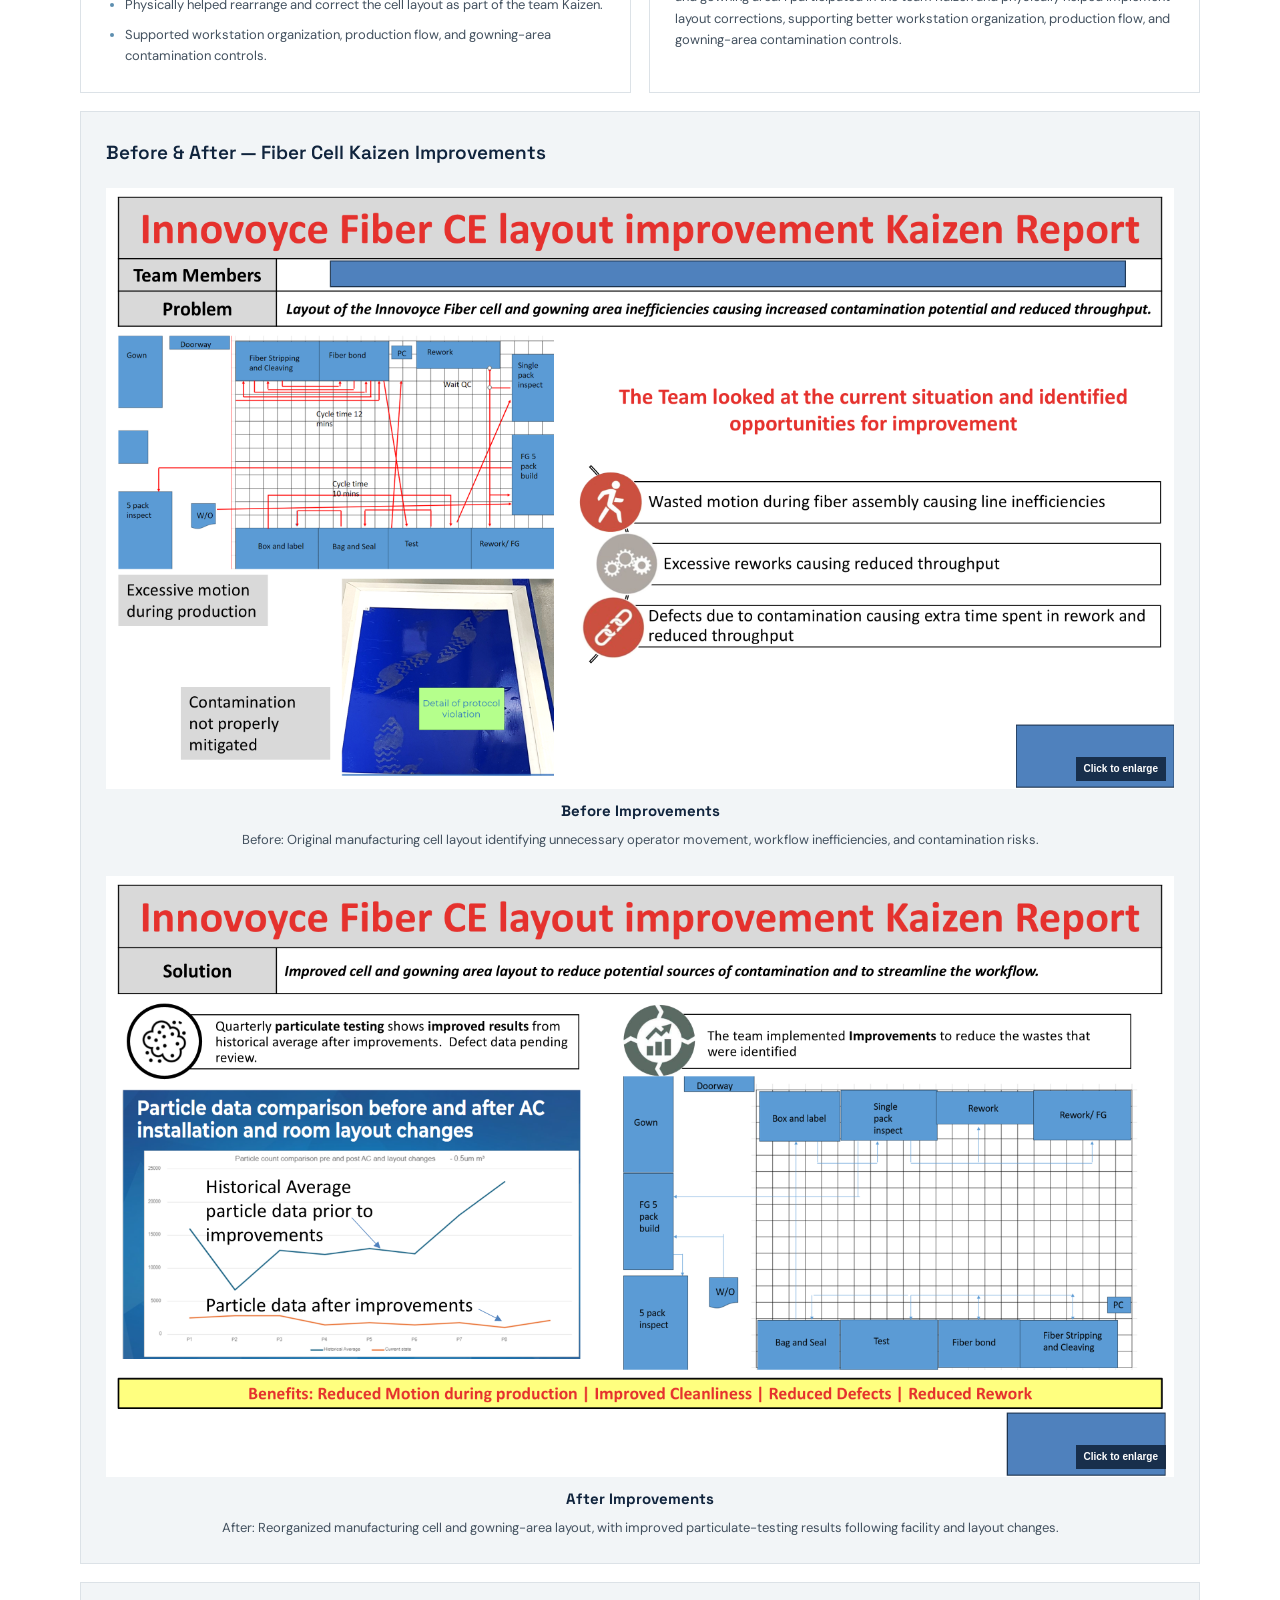
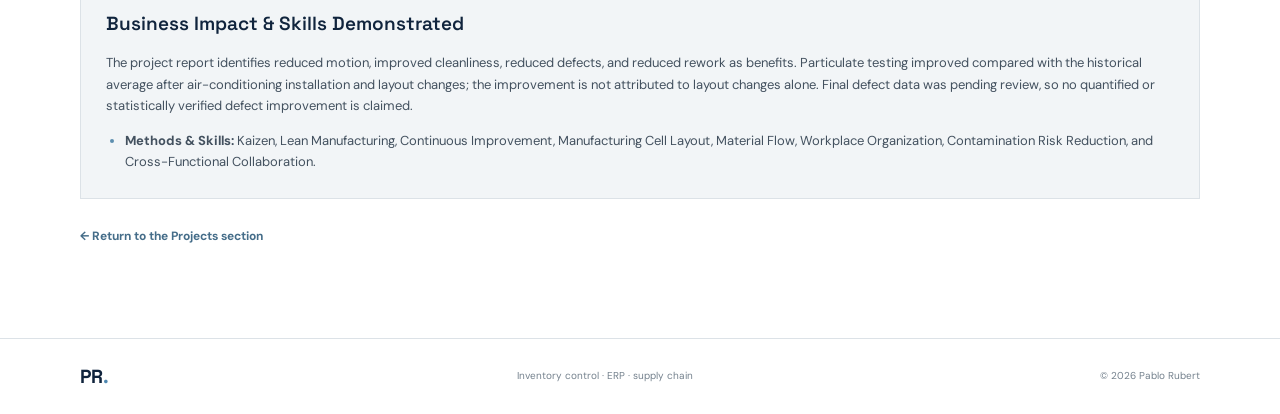
<file: Projects/innovoyce-fiber-layout-kaizen.html>
<!doctype html>
<html lang="en">
  <head>
    <meta charset="utf-8">
    <meta name="viewport" content="width=device-width, initial-scale=1">
    <meta name="theme-color" content="#10243d">
    <meta name="description" content="Completed team Kaizen project at Innovoyce involving hands-on fiber manufacturing cell layout corrections, improved production flow, and gowning-area contamination controls.">
    <title>Fiber Cell Layout Improvement | Pablo Rubert</title>
    <link rel="preconnect" href="https://fonts.googleapis.com">
    <link rel="preconnect" href="https://fonts.gstatic.com" crossorigin>
    <link href="https://fonts.googleapis.com/css2?family=DM+Sans:wght@400;500;600;700&family=Space+Grotesk:wght@400;500;600;700&display=swap" rel="stylesheet">
    <link rel="stylesheet" href="../style.css">
    <script src="../script.js" defer></script>
  </head>
  <body>
    <a class="skip-link" href="#main">Skip to content</a>

    <header class="site-header">
      <div class="header-inner">
        <a class="wordmark" href="../index.html#top" aria-label="Pablo Rubert, home">PR<span>.</span></a>
        <button class="menu-toggle" type="button" aria-expanded="false" aria-controls="site-nav" aria-label="Open navigation">
          <span></span><span></span>
        </button>
        <nav class="site-nav" id="site-nav" aria-label="Main navigation">
          <a href="../index.html#about">About</a>
          <a href="../index.html#experience">Experience</a>
          <a href="../index.html#achievements">Achievements</a>
          <a href="../index.html#projects">Projects</a>
          <a href="../index.html#skills">Skills</a>
          <a href="../index.html#contact">Contact</a>
          <a class="nav-resume" href="../Resume.pdf" download>Resume <span aria-hidden="true">↗</span></a>
        </nav>
      </div>
    </header>

    <main id="main">
      <section class="project-page-hero" aria-labelledby="project-title">
        <div class="section project-page-intro">
          <a class="project-back" href="../index.html#projects">← Back to projects</a>
          <p class="section-kicker">Completed project / Kaizen</p>
          <h1 class="project-page-title" id="project-title">Innovoyce Fiber Cell Layout Improvement</h1>
          <p class="project-page-lead">Completed team Kaizen project to improve the Innovoyce fiber manufacturing cell and gowning-area layout. I participated in the Kaizen process and physically helped rearrange and correct the layout to improve workstation organization, production flow, and contamination controls.</p>
          <div class="project-page-tags" aria-label="Project themes">
            <span>Kaizen</span><span>Cell layout</span><span>Process flow</span><span>Particulate testing</span>
          </div>
        </div>
      </section>

      <section class="section project-detail-content" aria-label="Project details">
        <div class="project-detail-grid">
          <article class="project-info-card">
            <h2>Project Overview</h2>
            <p>I participated in the team Kaizen and physically helped implement corrections to the Innovoyce fiber manufacturing cell layout. The work included evaluating the existing layout, identifying wasted motion and process inefficiencies, and supporting improvements to workstation organization, production flow, and gowning-area contamination controls.</p>
          </article>
          <article class="project-info-card project-info-card-highlight">
            <h2>Problem Statement</h2>
            <p>The original manufacturing cell and gowning-area layout created excessive operator motion, inefficient workflow, contamination risks, rework, and reduced throughput.</p>
          </article>

          <article class="project-info-card">
            <h2>Project Objectives</h2>
            <ul>
              <li>Evaluate the existing cell layout and identify wasted motion and process inefficiencies.</li>
              <li>Participate in the team Kaizen improvement process.</li>
              <li>Physically help rearrange and correct the manufacturing cell layout.</li>
              <li>Support improved workstation organization, production flow, and gowning-area contamination controls.</li>
            </ul>
          </article>
          <article class="project-info-card">
            <h2>Methods &amp; Skills</h2>
            <ul>
              <li>Kaizen</li>
              <li>Lean Manufacturing</li>
              <li>Continuous Improvement</li>
              <li>Manufacturing Cell Layout</li>
              <li>Material Flow</li>
              <li>Workplace Organization</li>
              <li>Contamination Risk Reduction</li>
              <li>Cross-Functional Collaboration</li>
            </ul>
          </article>

          <article class="project-info-card project-info-card-wide">
            <h2>Development Process</h2>
            <ol class="project-process">
              <li><strong>Evaluate the existing layout</strong><span>Review the cell and gowning-area arrangement to identify wasted motion and process inefficiencies.</span></li>
              <li><strong>Participate in the Kaizen</strong><span>Contribute to the team’s improvement process addressing workflow, contamination risks, rework, and throughput.</span></li>
              <li><strong>Implement layout corrections</strong><span>Physically help rearrange and correct the manufacturing cell layout.</span></li>
              <li><strong>Support operational improvements</strong><span>Contribute to workstation organization, production flow, and gowning-area contamination controls.</span></li>
            </ol>
          </article>

          <article class="project-info-card">
            <h2>Key Features &amp; Functionality</h2>
            <ul>
              <li>Evaluated the existing fiber manufacturing cell layout for wasted motion and process inefficiencies.</li>
              <li>Physically helped rearrange and correct the cell layout as part of the team Kaizen.</li>
              <li>Supported workstation organization, production flow, and gowning-area contamination controls.</li>
            </ul>
          </article>
          <article class="project-info-card">
            <h2>Technical Challenges &amp; Solutions</h2>
            <p>The improvement addressed the challenge of reducing unnecessary operator motion and inefficient workflow while managing contamination risks in the fiber cell and gowning area. I participated in the team Kaizen and physically helped implement layout corrections, supporting better workstation organization, production flow, and gowning-area contamination controls.</p>
          </article>

          <article class="project-info-card project-info-card-wide project-info-card-highlight">
            <h2>Before &amp; After — Fiber Cell Kaizen Improvements</h2>
            <div class="kaizen-comparison">
              <figure class="kaizen-report-figure">
                <img src="Images/Innovoyce%20Fiber%20Kaizen%201.png" alt="Original fiber manufacturing cell layout with operator movement paths, rework concerns, and contamination risks.">
                <figcaption>
                  <h3>Before Improvements</h3>
                  <p>Before: Original manufacturing cell layout identifying unnecessary operator movement, workflow inefficiencies, and contamination risks.</p>
                </figcaption>
              </figure>
              <figure class="kaizen-report-figure">
                <img src="Images/Innovoyce%20Fiber%20Kaizen%202.png" alt="Revised fiber manufacturing cell and gowning-area layout alongside a particulate-testing comparison after air-conditioning installation and layout changes.">
                <figcaption>
                  <h3>After Improvements</h3>
                  <p>After: Reorganized manufacturing cell and gowning-area layout, with improved particulate-testing results following facility and layout changes.</p>
                </figcaption>
              </figure>
            </div>
          </article>

          <article class="project-info-card project-info-card-wide project-info-card-highlight">
            <h2>Business Impact &amp; Skills Demonstrated</h2>
            <p>The project report identifies reduced motion, improved cleanliness, reduced defects, and reduced rework as benefits. Particulate testing improved compared with the historical average after air-conditioning installation and layout changes; the improvement is not attributed to layout changes alone. Final defect data was pending review, so no quantified or statistically verified defect improvement is claimed.</p>
            <ul>
              <li><strong>Methods &amp; Skills:</strong> Kaizen, Lean Manufacturing, Continuous Improvement, Manufacturing Cell Layout, Material Flow, Workplace Organization, Contamination Risk Reduction, and Cross-Functional Collaboration.</li>
            </ul>
          </article>
        </div>
        <a class="project-detail-back" href="../index.html#projects">← Return to the Projects section</a>
      </section>
    </main>

    <footer class="site-footer"><a class="wordmark footer-mark" href="../index.html#top" aria-label="Back to top">PR<span>.</span></a><p>Inventory control · ERP · supply chain</p><p>© <span id="current-year">2026</span> Pablo Rubert</p></footer>
  </body>
</html>
</file>
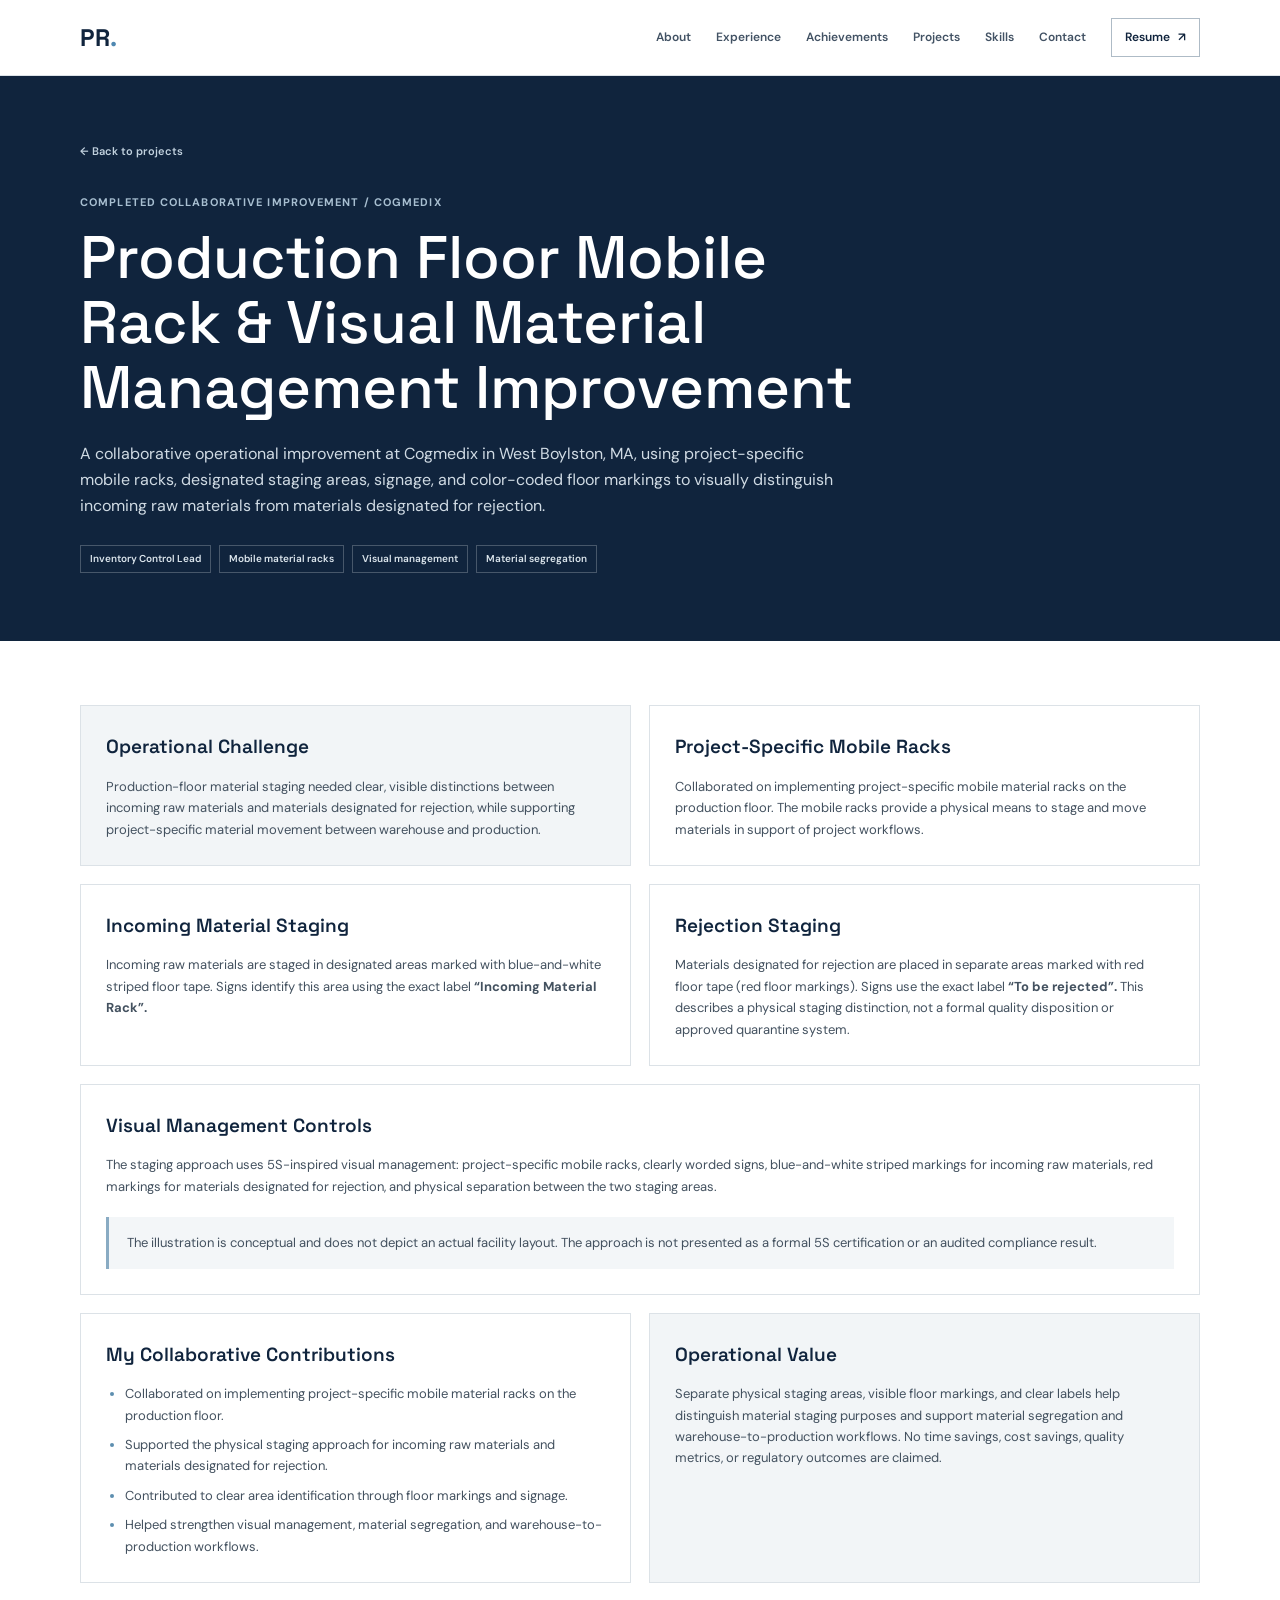
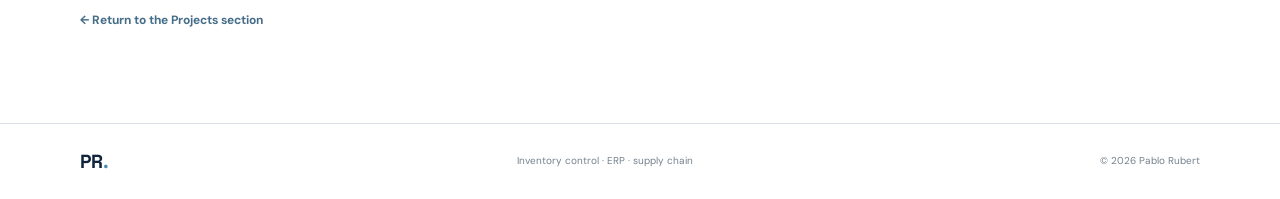
<file: Projects/production-floor-mobile-rack-visual-material-management.html>
<!doctype html>
<html lang="en">
  <head>
    <meta charset="utf-8">
    <meta name="viewport" content="width=device-width, initial-scale=1">
    <meta name="theme-color" content="#10243d">
    <meta name="description" content="Completed collaborative operational improvement at Cogmedix using project-specific mobile material racks, color-coded floor markings, and visual material staging controls.">
    <title>Production Floor Mobile Rack &amp; Visual Material Management Improvement | Pablo Rubert</title>
    <link rel="preconnect" href="https://fonts.googleapis.com">
    <link rel="preconnect" href="https://fonts.gstatic.com" crossorigin>
    <link href="https://fonts.googleapis.com/css2?family=DM+Sans:wght@400;500;600;700&family=Space+Grotesk:wght@400;500;600;700&display=swap" rel="stylesheet">
    <link rel="stylesheet" href="../style.css">
    <script src="../script.js" defer></script>
  </head>
  <body>
    <a class="skip-link" href="#main">Skip to content</a>

    <header class="site-header">
      <div class="header-inner">
        <a class="wordmark" href="../index.html#top" aria-label="Pablo Rubert, home">PR<span>.</span></a>
        <button class="menu-toggle" type="button" aria-expanded="false" aria-controls="site-nav" aria-label="Open navigation">
          <span></span><span></span>
        </button>
        <nav class="site-nav" id="site-nav" aria-label="Main navigation">
          <a href="../index.html#about">About</a>
          <a href="../index.html#experience">Experience</a>
          <a href="../index.html#achievements">Achievements</a>
          <a href="../index.html#projects">Projects</a>
          <a href="../index.html#skills">Skills</a>
          <a href="../index.html#contact">Contact</a>
          <a class="nav-resume" href="../Resume.pdf" download>Resume <span aria-hidden="true">↗</span></a>
        </nav>
      </div>
    </header>

    <main id="main">
      <section class="project-page-hero" aria-labelledby="project-title">
        <div class="section project-page-intro">
          <a class="project-back" href="../index.html#projects">← Back to projects</a>
          <p class="section-kicker">Completed collaborative improvement / Cogmedix</p>
          <h1 class="project-page-title" id="project-title">Production Floor Mobile Rack &amp; Visual Material Management Improvement</h1>
          <p class="project-page-lead">A collaborative operational improvement at Cogmedix in West Boylston, MA, using project-specific mobile racks, designated staging areas, signage, and color-coded floor markings to visually distinguish incoming raw materials from materials designated for rejection.</p>
          <div class="project-page-tags" aria-label="Project role and focus">
            <span>Inventory Control Lead</span><span>Mobile material racks</span><span>Visual management</span><span>Material segregation</span>
          </div>
        </div>
      </section>

      <section class="section project-detail-content" aria-label="Project case study">
        <div class="project-detail-grid">
          <article class="project-info-card project-info-card-highlight">
            <h2>Operational Challenge</h2>
            <p>Production-floor material staging needed clear, visible distinctions between incoming raw materials and materials designated for rejection, while supporting project-specific material movement between warehouse and production.</p>
          </article>
          <article class="project-info-card">
            <h2>Project-Specific Mobile Racks</h2>
            <p>Collaborated on implementing project-specific mobile material racks on the production floor. The mobile racks provide a physical means to stage and move materials in support of project workflows.</p>
          </article>

          <article class="project-info-card">
            <h2>Incoming Material Staging</h2>
            <p>Incoming raw materials are staged in designated areas marked with blue-and-white striped floor tape. Signs identify this area using the exact label <strong>“Incoming Material Rack”.</strong></p>
          </article>
          <article class="project-info-card">
            <h2>Rejection Staging</h2>
            <p>Materials designated for rejection are placed in separate areas marked with red floor tape (red floor markings). Signs use the exact label <strong>“To be rejected”.</strong> This describes a physical staging distinction, not a formal quality disposition or approved quarantine system.</p>
          </article>

          <article class="project-info-card project-info-card-wide">
            <h2>Visual Management Controls</h2>
            <p>The staging approach uses 5S-inspired visual management: project-specific mobile racks, clearly worded signs, blue-and-white striped markings for incoming raw materials, red markings for materials designated for rejection, and physical separation between the two staging areas.</p>
            <p class="project-page-note">The illustration is conceptual and does not depict an actual facility layout. The approach is not presented as a formal 5S certification or an audited compliance result.</p>
          </article>

          <article class="project-info-card">
            <h2>My Collaborative Contributions</h2>
            <ul>
              <li>Collaborated on implementing project-specific mobile material racks on the production floor.</li>
              <li>Supported the physical staging approach for incoming raw materials and materials designated for rejection.</li>
              <li>Contributed to clear area identification through floor markings and signage.</li>
              <li>Helped strengthen visual management, material segregation, and warehouse-to-production workflows.</li>
            </ul>
          </article>
          <article class="project-info-card project-info-card-highlight">
            <h2>Operational Value</h2>
            <p>Separate physical staging areas, visible floor markings, and clear labels help distinguish material staging purposes and support material segregation and warehouse-to-production workflows. No time savings, cost savings, quality metrics, or regulatory outcomes are claimed.</p>
          </article>
        </div>
        <a class="project-detail-back" href="../index.html#projects">← Return to the Projects section</a>
      </section>
    </main>

    <footer class="site-footer"><a class="wordmark footer-mark" href="../index.html#top" aria-label="Back to top">PR<span>.</span></a><p>Inventory control · ERP · supply chain</p><p>© <span id="current-year">2026</span> Pablo Rubert</p></footer>
  </body>
</html>
</file>
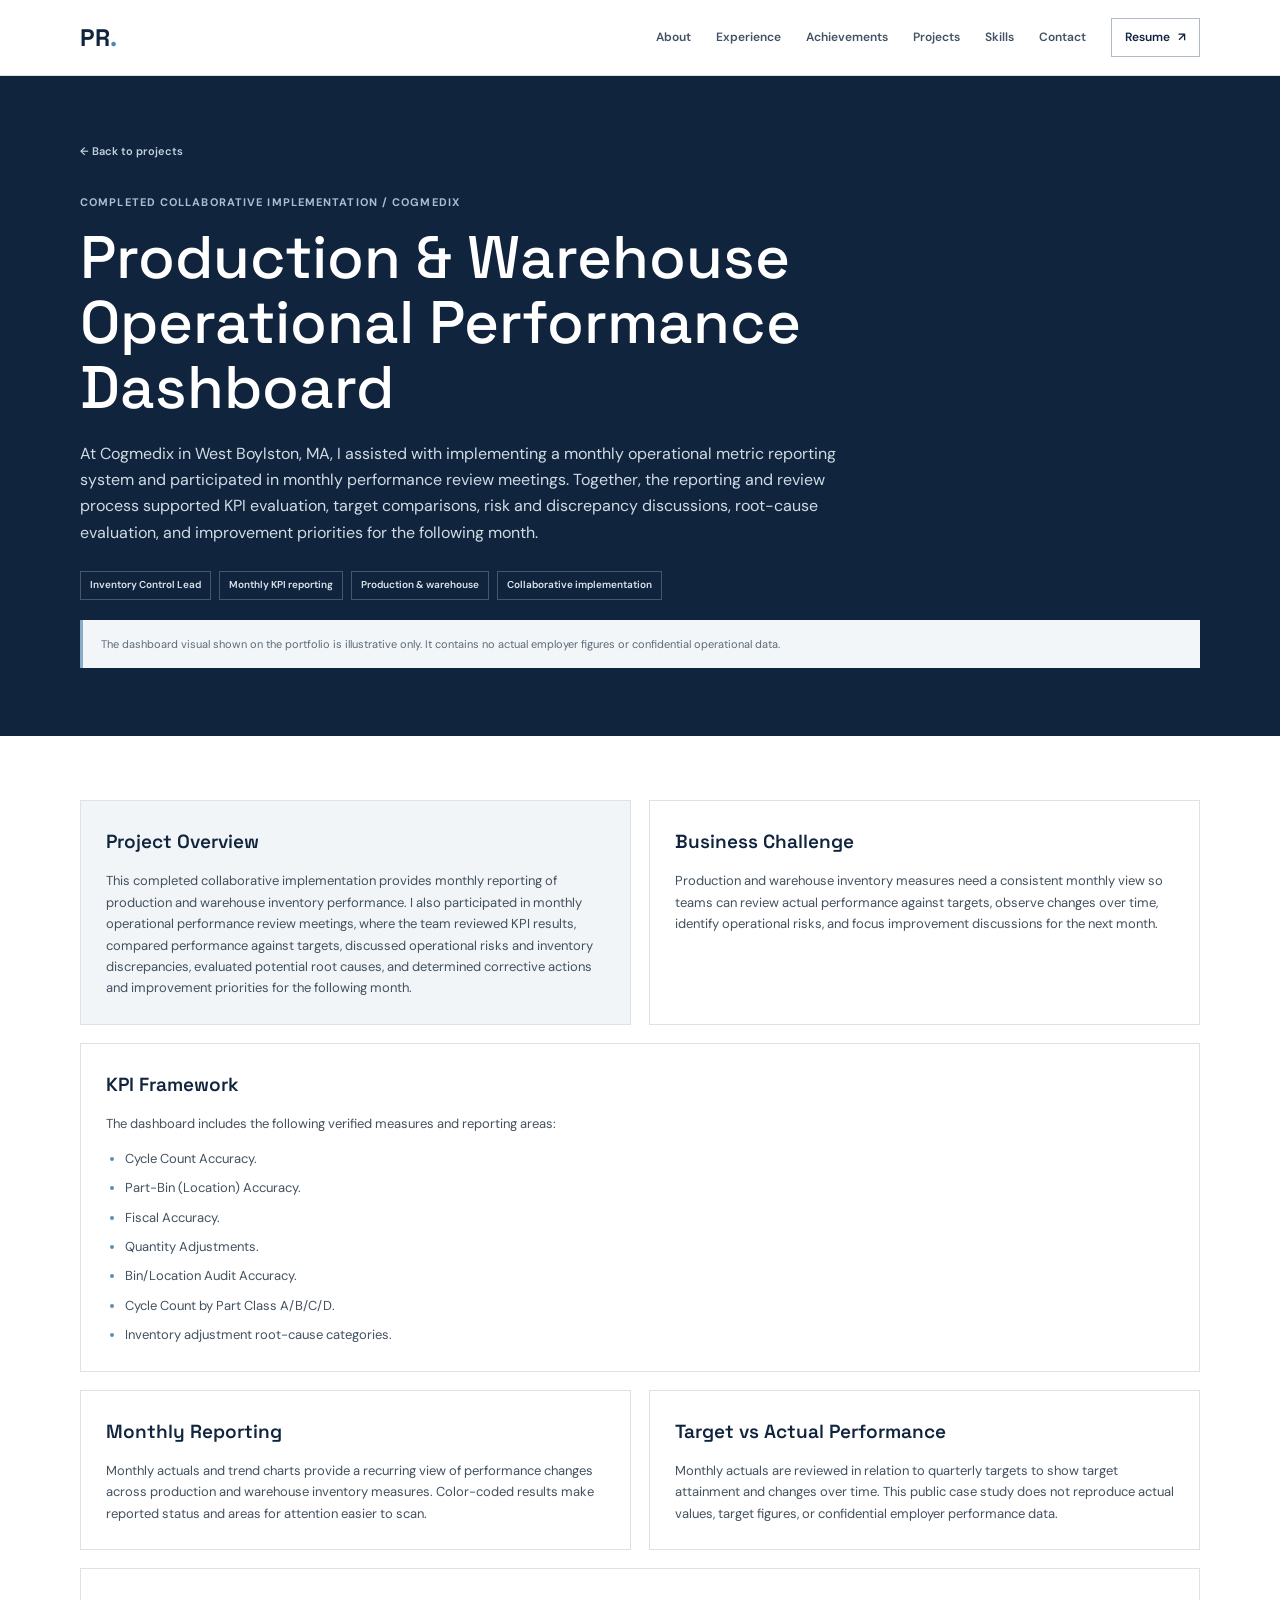
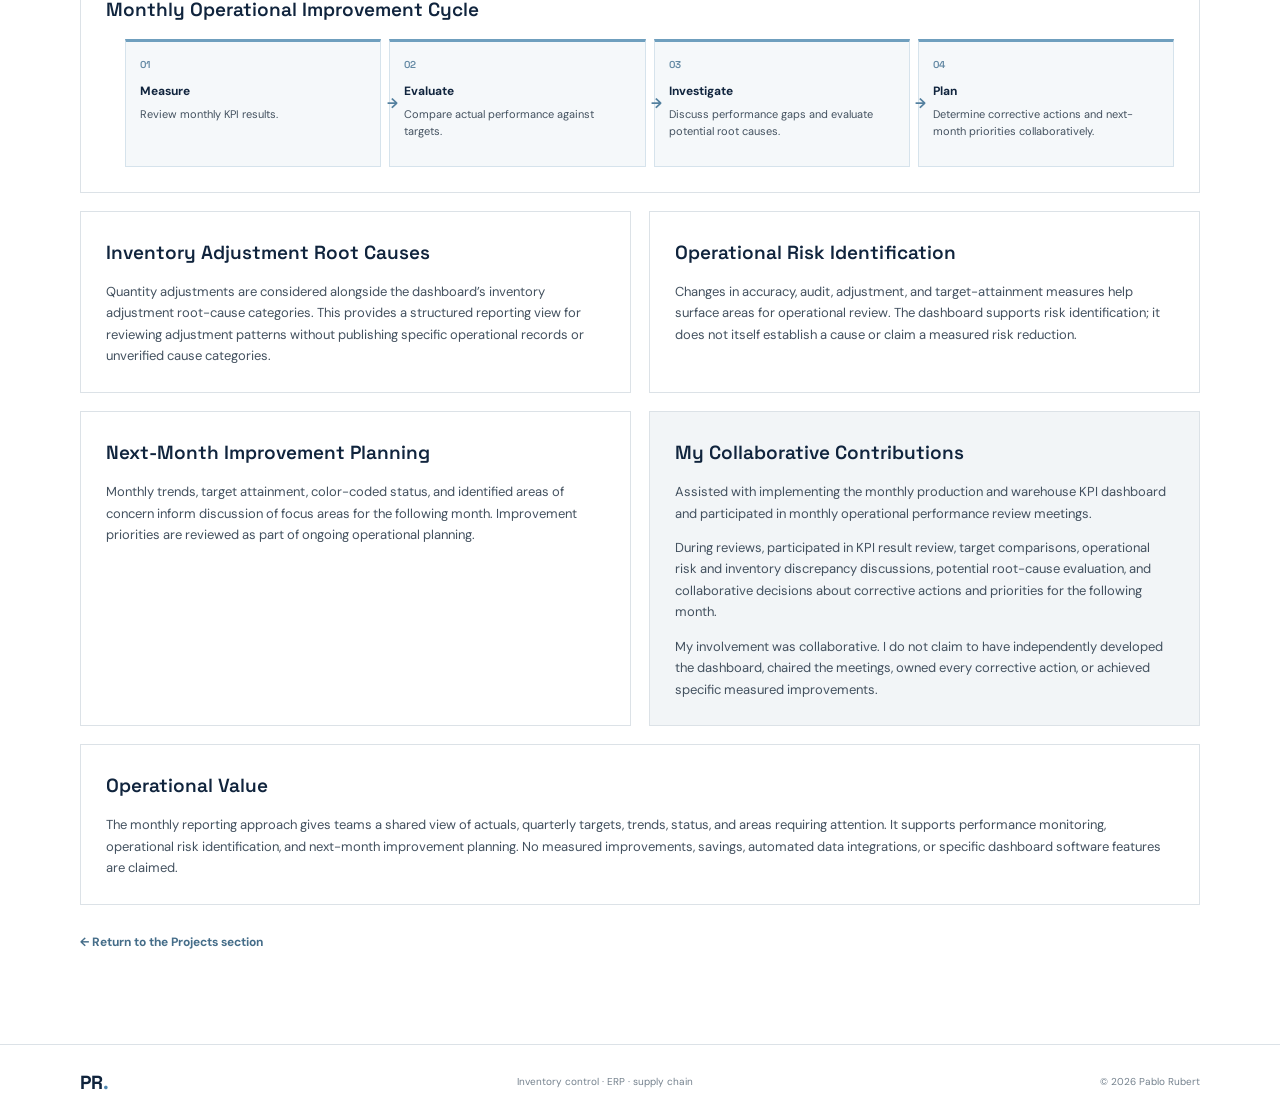
<file: Projects/production-warehouse-operational-performance-dashboard.html>
<!doctype html>
<html lang="en">
  <head>
    <meta charset="utf-8">
    <meta name="viewport" content="width=device-width, initial-scale=1">
    <meta name="theme-color" content="#10243d">
    <meta name="description" content="Collaborative implementation of a monthly production and warehouse operational KPI dashboard at Cogmedix.">
    <title>Production &amp; Warehouse Operational Performance Dashboard | Pablo Rubert</title>
    <link rel="preconnect" href="https://fonts.googleapis.com">
    <link rel="preconnect" href="https://fonts.gstatic.com" crossorigin>
    <link href="https://fonts.googleapis.com/css2?family=DM+Sans:wght@400;500;600;700&family=Space+Grotesk:wght@400;500;600;700&display=swap" rel="stylesheet">
    <link rel="stylesheet" href="../style.css">
    <script src="../script.js" defer></script>
  </head>
  <body>
    <a class="skip-link" href="#main">Skip to content</a>

    <header class="site-header">
      <div class="header-inner">
        <a class="wordmark" href="../index.html#top" aria-label="Pablo Rubert, home">PR<span>.</span></a>
        <button class="menu-toggle" type="button" aria-expanded="false" aria-controls="site-nav" aria-label="Open navigation">
          <span></span><span></span>
        </button>
        <nav class="site-nav" id="site-nav" aria-label="Main navigation">
          <a href="../index.html#about">About</a>
          <a href="../index.html#experience">Experience</a>
          <a href="../index.html#achievements">Achievements</a>
          <a href="../index.html#projects">Projects</a>
          <a href="../index.html#skills">Skills</a>
          <a href="../index.html#contact">Contact</a>
          <a class="nav-resume" href="../Resume.pdf" download>Resume <span aria-hidden="true">↗</span></a>
        </nav>
      </div>
    </header>

    <main id="main">
      <section class="project-page-hero" aria-labelledby="project-title">
        <div class="section project-page-intro">
          <a class="project-back" href="../index.html#projects">← Back to projects</a>
          <p class="section-kicker">Completed collaborative implementation / Cogmedix</p>
          <h1 class="project-page-title" id="project-title">Production &amp; Warehouse Operational Performance Dashboard</h1>
          <p class="project-page-lead">At Cogmedix in West Boylston, MA, I assisted with implementing a monthly operational metric reporting system and participated in monthly performance review meetings. Together, the reporting and review process supported KPI evaluation, target comparisons, risk and discrepancy discussions, root-cause evaluation, and improvement priorities for the following month.</p>
          <div class="project-page-tags" aria-label="Project role and focus">
            <span>Inventory Control Lead</span><span>Monthly KPI reporting</span><span>Production &amp; warehouse</span><span>Collaborative implementation</span>
          </div>
          <p class="project-page-note">The dashboard visual shown on the portfolio is illustrative only. It contains no actual employer figures or confidential operational data.</p>
        </div>
      </section>

      <section class="section project-detail-content" aria-label="Project case study">
        <div class="project-detail-grid">
          <article class="project-info-card project-info-card-highlight">
            <h2>Project Overview</h2>
            <p>This completed collaborative implementation provides monthly reporting of production and warehouse inventory performance. I also participated in monthly operational performance review meetings, where the team reviewed KPI results, compared performance against targets, discussed operational risks and inventory discrepancies, evaluated potential root causes, and determined corrective actions and improvement priorities for the following month.</p>
          </article>
          <article class="project-info-card">
            <h2>Business Challenge</h2>
            <p>Production and warehouse inventory measures need a consistent monthly view so teams can review actual performance against targets, observe changes over time, identify operational risks, and focus improvement discussions for the next month.</p>
          </article>

          <article class="project-info-card project-info-card-wide">
            <h2>KPI Framework</h2>
            <p>The dashboard includes the following verified measures and reporting areas:</p>
            <ul>
              <li>Cycle Count Accuracy.</li>
              <li>Part-Bin (Location) Accuracy.</li>
              <li>Fiscal Accuracy.</li>
              <li>Quantity Adjustments.</li>
              <li>Bin/Location Audit Accuracy.</li>
              <li>Cycle Count by Part Class A/B/C/D.</li>
              <li>Inventory adjustment root-cause categories.</li>
            </ul>
          </article>

          <article class="project-info-card">
            <h2>Monthly Reporting</h2>
            <p>Monthly actuals and trend charts provide a recurring view of performance changes across production and warehouse inventory measures. Color-coded results make reported status and areas for attention easier to scan.</p>
          </article>
          <article class="project-info-card">
            <h2>Target vs Actual Performance</h2>
            <p>Monthly actuals are reviewed in relation to quarterly targets to show target attainment and changes over time. This public case study does not reproduce actual values, target figures, or confidential employer performance data.</p>
          </article>

          <article class="project-info-card project-info-card-wide">
            <h2>Monthly Operational Improvement Cycle</h2>
            <ol class="operational-cycle">
              <li><strong>Measure</strong><span>Review monthly KPI results.</span></li>
              <li><strong>Evaluate</strong><span>Compare actual performance against targets.</span></li>
              <li><strong>Investigate</strong><span>Discuss performance gaps and evaluate potential root causes.</span></li>
              <li><strong>Plan</strong><span>Determine corrective actions and next-month priorities collaboratively.</span></li>
            </ol>
          </article>

          <article class="project-info-card">
            <h2>Inventory Adjustment Root Causes</h2>
            <p>Quantity adjustments are considered alongside the dashboard’s inventory adjustment root-cause categories. This provides a structured reporting view for reviewing adjustment patterns without publishing specific operational records or unverified cause categories.</p>
          </article>
          <article class="project-info-card">
            <h2>Operational Risk Identification</h2>
            <p>Changes in accuracy, audit, adjustment, and target-attainment measures help surface areas for operational review. The dashboard supports risk identification; it does not itself establish a cause or claim a measured risk reduction.</p>
          </article>

          <article class="project-info-card">
            <h2>Next-Month Improvement Planning</h2>
            <p>Monthly trends, target attainment, color-coded status, and identified areas of concern inform discussion of focus areas for the following month. Improvement priorities are reviewed as part of ongoing operational planning.</p>
          </article>
          <article class="project-info-card project-info-card-highlight">
            <h2>My Collaborative Contributions</h2>
            <p>Assisted with implementing the monthly production and warehouse KPI dashboard and participated in monthly operational performance review meetings.</p>
            <p>During reviews, participated in KPI result review, target comparisons, operational risk and inventory discrepancy discussions, potential root-cause evaluation, and collaborative decisions about corrective actions and priorities for the following month.</p>
            <p>My involvement was collaborative. I do not claim to have independently developed the dashboard, chaired the meetings, owned every corrective action, or achieved specific measured improvements.</p>
          </article>

          <article class="project-info-card project-info-card-wide">
            <h2>Operational Value</h2>
            <p>The monthly reporting approach gives teams a shared view of actuals, quarterly targets, trends, status, and areas requiring attention. It supports performance monitoring, operational risk identification, and next-month improvement planning. No measured improvements, savings, automated data integrations, or specific dashboard software features are claimed.</p>
          </article>
        </div>
        <a class="project-detail-back" href="../index.html#projects">← Return to the Projects section</a>
      </section>
    </main>

    <footer class="site-footer"><a class="wordmark footer-mark" href="../index.html#top" aria-label="Back to top">PR<span>.</span></a><p>Inventory control · ERP · supply chain</p><p>© <span id="current-year">2026</span> Pablo Rubert</p></footer>
  </body>
</html>
</file>
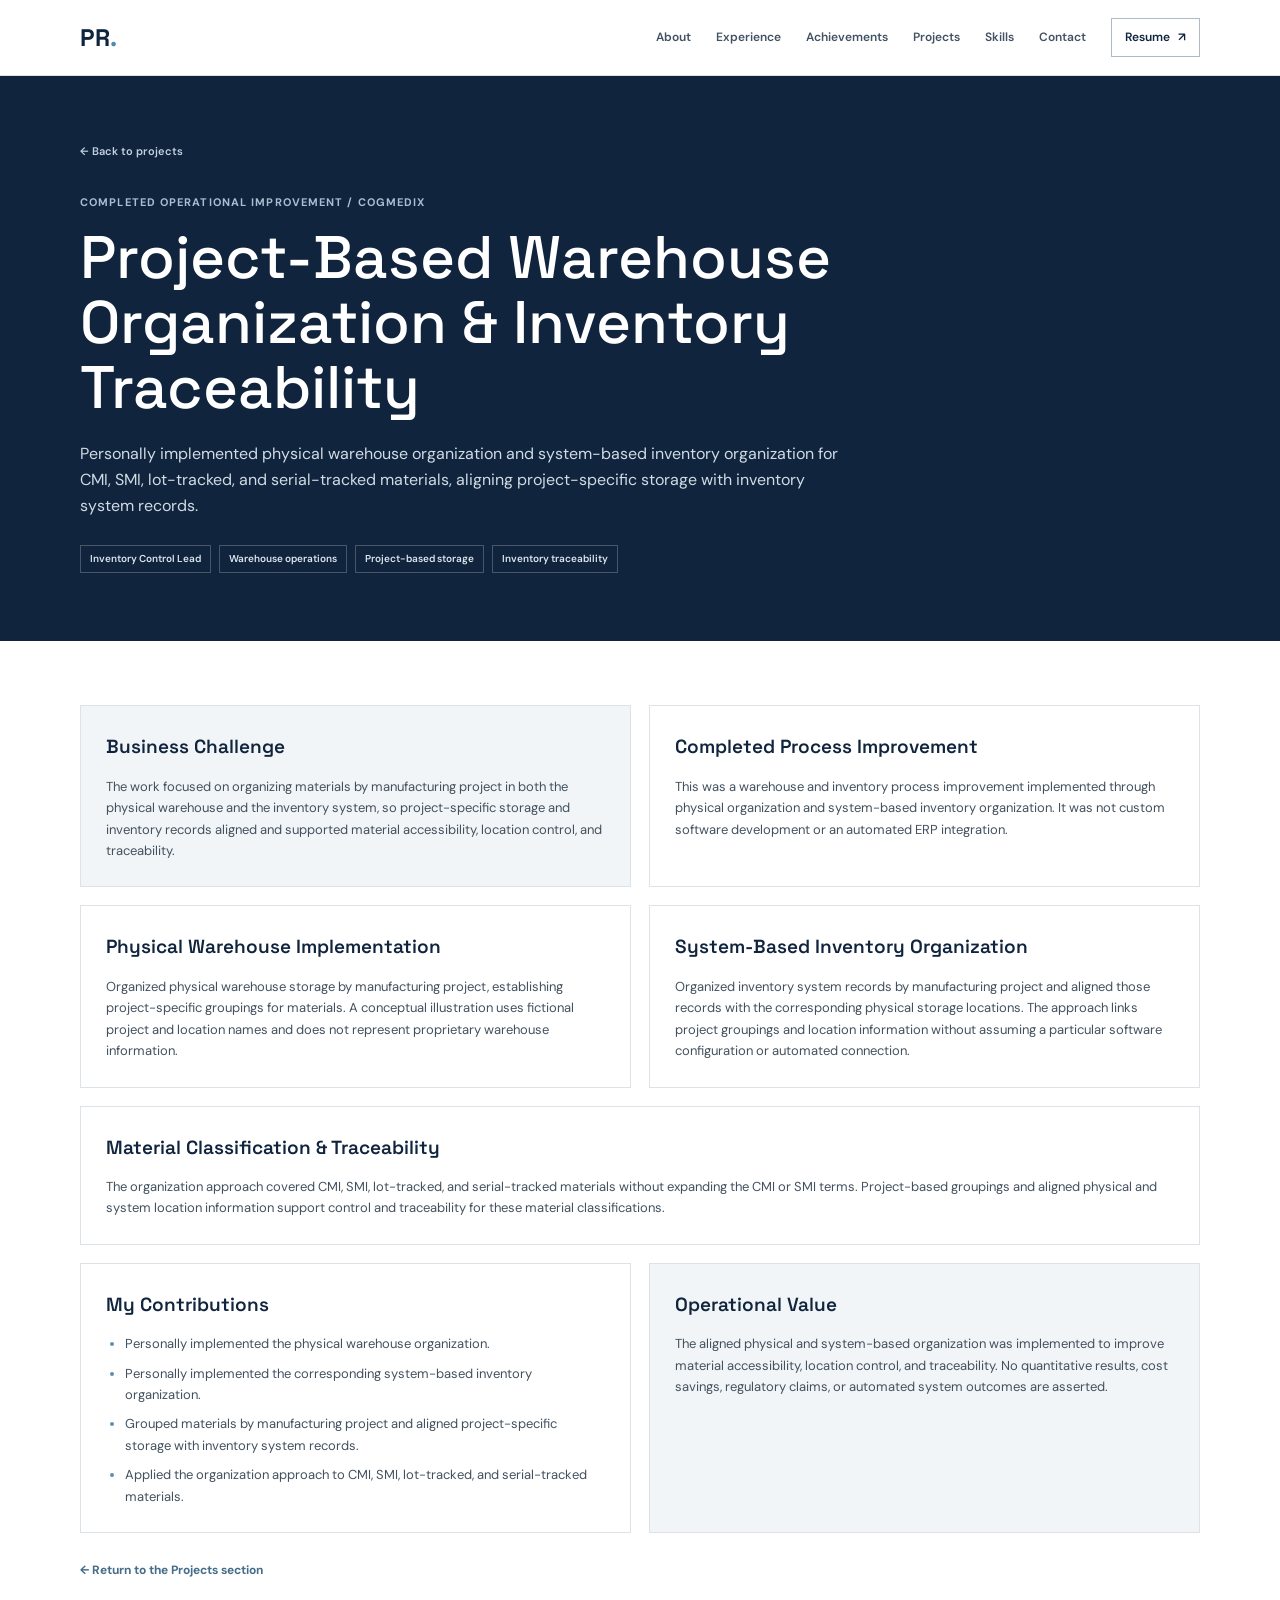
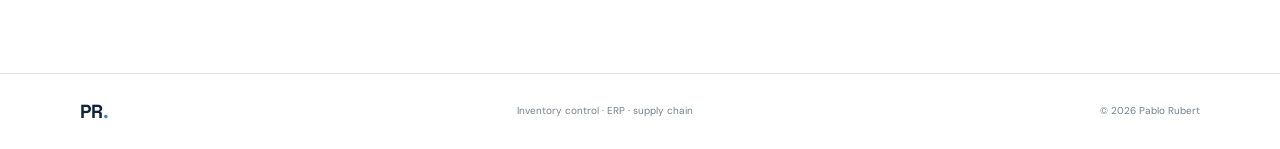
<file: Projects/project-based-warehouse-organization.html>
<!doctype html>
<html lang="en">
  <head>
    <meta charset="utf-8">
    <meta name="viewport" content="width=device-width, initial-scale=1">
    <meta name="theme-color" content="#10243d">
    <meta name="description" content="Completed operational improvement at Cogmedix: project-based physical warehouse and inventory system organization for material accessibility, location control, and traceability.">
    <title>Project-Based Warehouse Organization &amp; Inventory Traceability | Pablo Rubert</title>
    <link rel="preconnect" href="https://fonts.googleapis.com">
    <link rel="preconnect" href="https://fonts.gstatic.com" crossorigin>
    <link href="https://fonts.googleapis.com/css2?family=DM+Sans:wght@400;500;600;700&family=Space+Grotesk:wght@400;500;600;700&display=swap" rel="stylesheet">
    <link rel="stylesheet" href="../style.css">
    <script src="../script.js" defer></script>
  </head>
  <body>
    <a class="skip-link" href="#main">Skip to content</a>

    <header class="site-header">
      <div class="header-inner">
        <a class="wordmark" href="../index.html#top" aria-label="Pablo Rubert, home">PR<span>.</span></a>
        <button class="menu-toggle" type="button" aria-expanded="false" aria-controls="site-nav" aria-label="Open navigation">
          <span></span><span></span>
        </button>
        <nav class="site-nav" id="site-nav" aria-label="Main navigation">
          <a href="../index.html#about">About</a>
          <a href="../index.html#experience">Experience</a>
          <a href="../index.html#achievements">Achievements</a>
          <a href="../index.html#projects">Projects</a>
          <a href="../index.html#skills">Skills</a>
          <a href="../index.html#contact">Contact</a>
          <a class="nav-resume" href="../Resume.pdf" download>Resume <span aria-hidden="true">↗</span></a>
        </nav>
      </div>
    </header>

    <main id="main">
      <section class="project-page-hero" aria-labelledby="project-title">
        <div class="section project-page-intro">
          <a class="project-back" href="../index.html#projects">← Back to projects</a>
          <p class="section-kicker">Completed operational improvement / Cogmedix</p>
          <h1 class="project-page-title" id="project-title">Project-Based Warehouse Organization &amp; Inventory Traceability</h1>
          <p class="project-page-lead">Personally implemented physical warehouse organization and system-based inventory organization for CMI, SMI, lot-tracked, and serial-tracked materials, aligning project-specific storage with inventory system records.</p>
          <div class="project-page-tags" aria-label="Project role and focus">
            <span>Inventory Control Lead</span><span>Warehouse operations</span><span>Project-based storage</span><span>Inventory traceability</span>
          </div>
        </div>
      </section>

      <section class="section project-detail-content" aria-label="Project case study">
        <div class="project-detail-grid">
          <article class="project-info-card project-info-card-highlight">
            <h2>Business Challenge</h2>
            <p>The work focused on organizing materials by manufacturing project in both the physical warehouse and the inventory system, so project-specific storage and inventory records aligned and supported material accessibility, location control, and traceability.</p>
          </article>
          <article class="project-info-card">
            <h2>Completed Process Improvement</h2>
            <p>This was a warehouse and inventory process improvement implemented through physical organization and system-based inventory organization. It was not custom software development or an automated ERP integration.</p>
          </article>

          <article class="project-info-card">
            <h2>Physical Warehouse Implementation</h2>
            <p>Organized physical warehouse storage by manufacturing project, establishing project-specific groupings for materials. A conceptual illustration uses fictional project and location names and does not represent proprietary warehouse information.</p>
          </article>
          <article class="project-info-card">
            <h2>System-Based Inventory Organization</h2>
            <p>Organized inventory system records by manufacturing project and aligned those records with the corresponding physical storage locations. The approach links project groupings and location information without assuming a particular software configuration or automated connection.</p>
          </article>

          <article class="project-info-card project-info-card-wide">
            <h2>Material Classification &amp; Traceability</h2>
            <p>The organization approach covered CMI, SMI, lot-tracked, and serial-tracked materials without expanding the CMI or SMI terms. Project-based groupings and aligned physical and system location information support control and traceability for these material classifications.</p>
          </article>

          <article class="project-info-card">
            <h2>My Contributions</h2>
            <ul>
              <li>Personally implemented the physical warehouse organization.</li>
              <li>Personally implemented the corresponding system-based inventory organization.</li>
              <li>Grouped materials by manufacturing project and aligned project-specific storage with inventory system records.</li>
              <li>Applied the organization approach to CMI, SMI, lot-tracked, and serial-tracked materials.</li>
            </ul>
          </article>
          <article class="project-info-card project-info-card-highlight">
            <h2>Operational Value</h2>
            <p>The aligned physical and system-based organization was implemented to improve material accessibility, location control, and traceability. No quantitative results, cost savings, regulatory claims, or automated system outcomes are asserted.</p>
          </article>
        </div>
        <a class="project-detail-back" href="../index.html#projects">← Return to the Projects section</a>
      </section>
    </main>

    <footer class="site-footer"><a class="wordmark footer-mark" href="../index.html#top" aria-label="Back to top">PR<span>.</span></a><p>Inventory control · ERP · supply chain</p><p>© <span id="current-year">2026</span> Pablo Rubert</p></footer>
  </body>
</html>
</file>
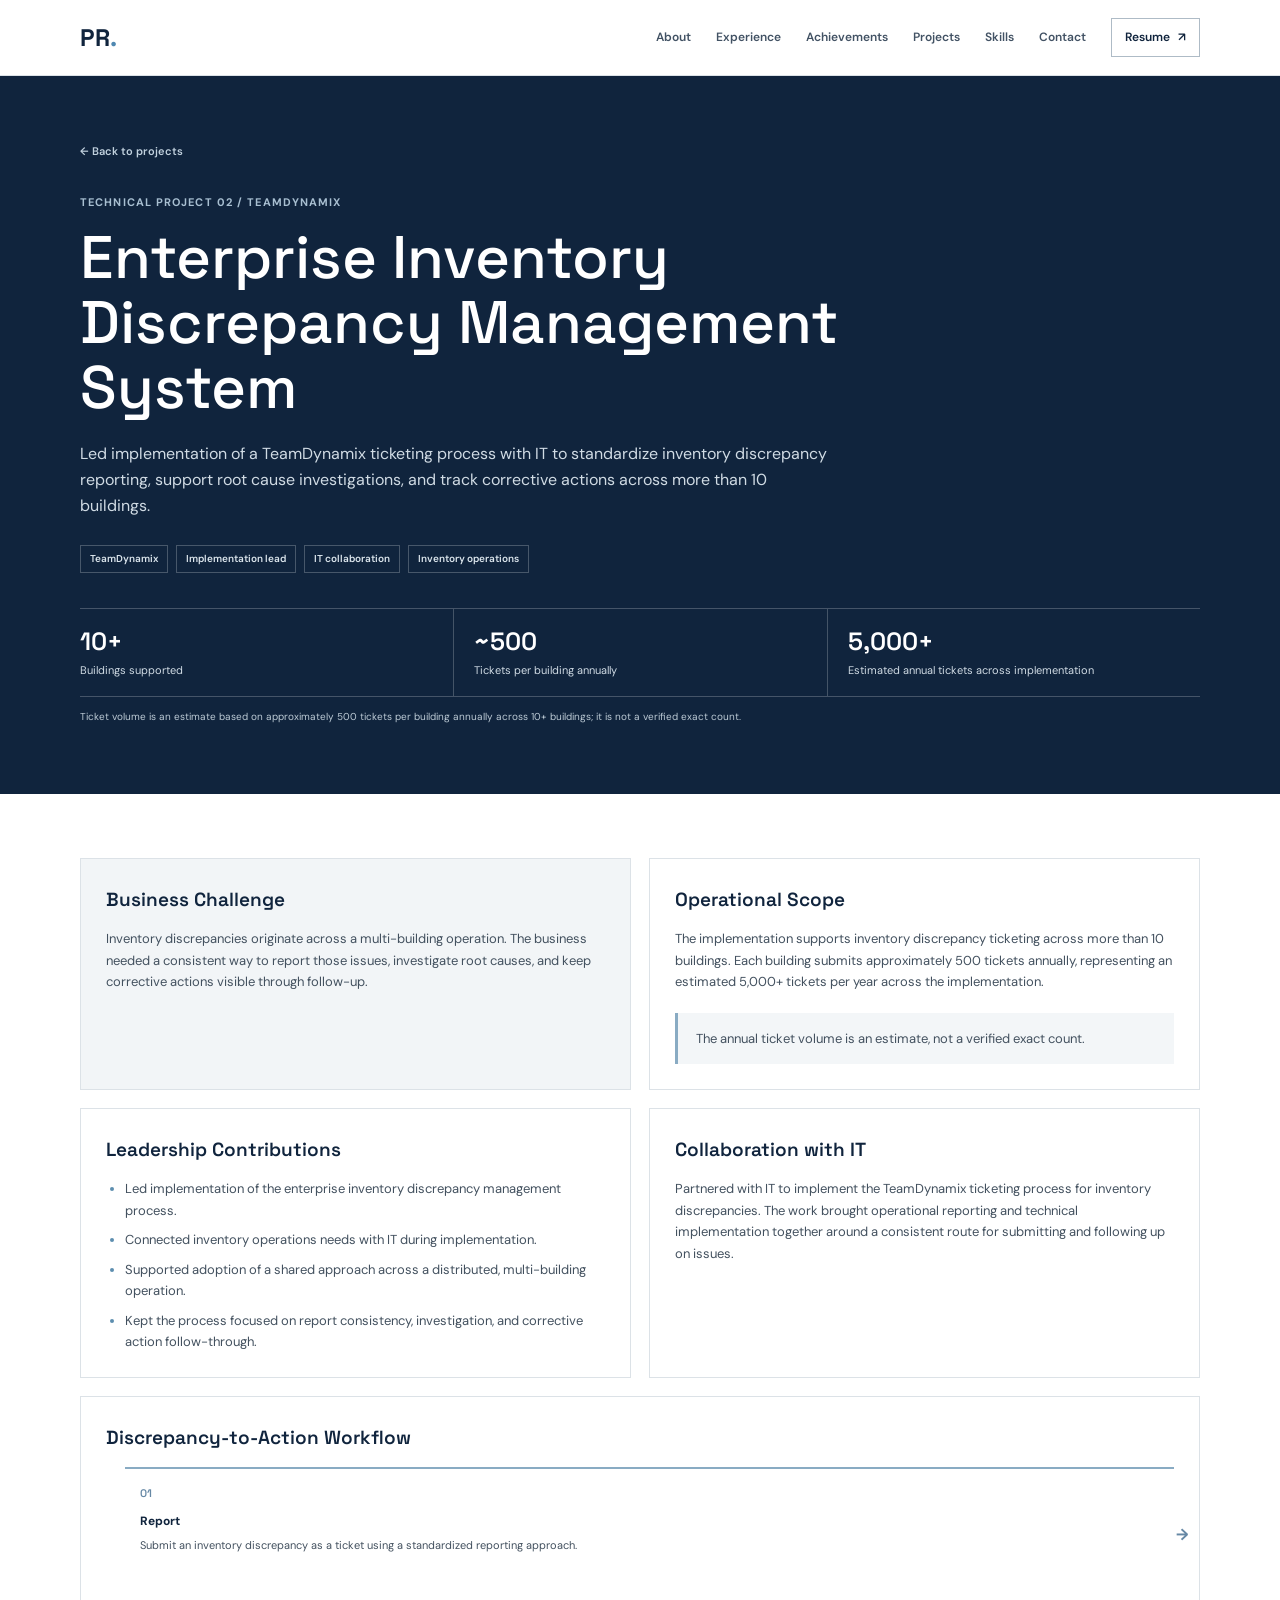
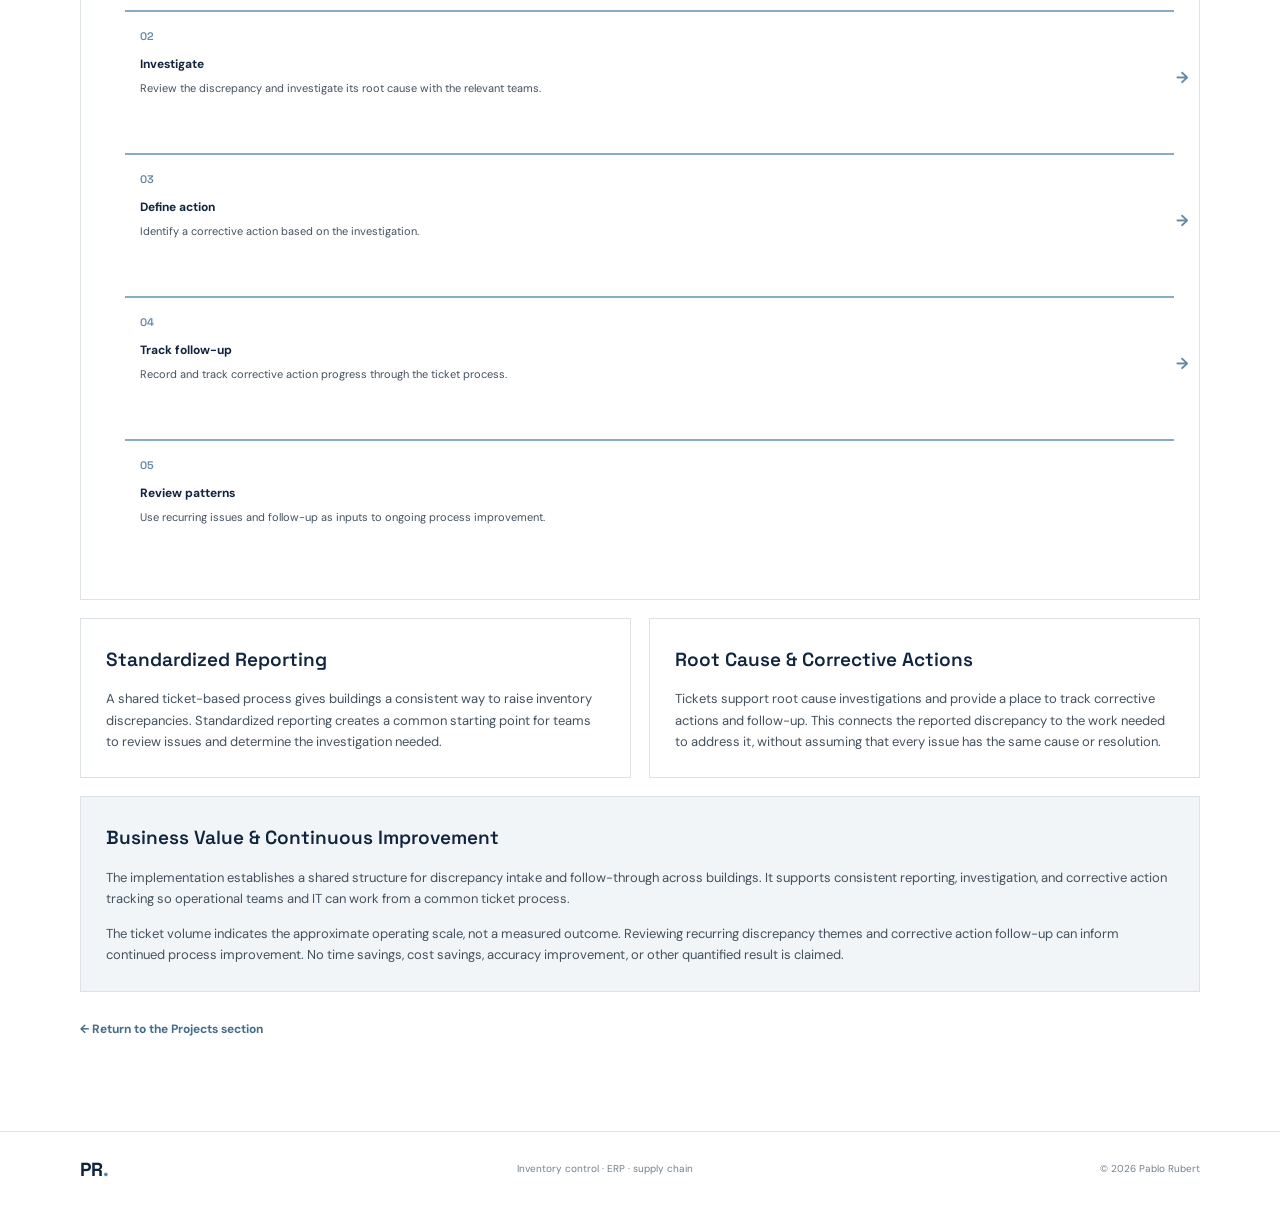
<file: Projects/teamdynamix-inventory-discrepancy-management.html>
<!doctype html>
<html lang="en">
  <head>
    <meta charset="utf-8">
    <meta name="viewport" content="width=device-width, initial-scale=1">
    <meta name="theme-color" content="#10243d">
    <meta name="description" content="Case study: leading implementation of a TeamDynamix enterprise inventory discrepancy management process across more than 10 buildings.">
    <title>TeamDynamix Inventory Discrepancy Management | Pablo Rubert</title>
    <link rel="preconnect" href="https://fonts.googleapis.com">
    <link rel="preconnect" href="https://fonts.gstatic.com" crossorigin>
    <link href="https://fonts.googleapis.com/css2?family=DM+Sans:wght@400;500;600;700&family=Space+Grotesk:wght@400;500;600;700&display=swap" rel="stylesheet">
    <link rel="stylesheet" href="../style.css">
    <script src="../script.js" defer></script>
  </head>
  <body>
    <a class="skip-link" href="#main">Skip to content</a>

    <header class="site-header">
      <div class="header-inner">
        <a class="wordmark" href="../index.html#top" aria-label="Pablo Rubert, home">PR<span>.</span></a>
        <button class="menu-toggle" type="button" aria-expanded="false" aria-controls="site-nav" aria-label="Open navigation">
          <span></span><span></span>
        </button>
        <nav class="site-nav" id="site-nav" aria-label="Main navigation">
          <a href="../index.html#about">About</a>
          <a href="../index.html#experience">Experience</a>
          <a href="../index.html#achievements">Achievements</a>
          <a href="../index.html#projects">Projects</a>
          <a href="../index.html#skills">Skills</a>
          <a href="../index.html#contact">Contact</a>
          <a class="nav-resume" href="../Resume.pdf" download>Resume <span aria-hidden="true">↗</span></a>
        </nav>
      </div>
    </header>

    <main id="main">
      <section class="project-page-hero" aria-labelledby="project-title">
        <div class="section project-page-intro">
          <a class="project-back" href="../index.html#projects">← Back to projects</a>
          <p class="section-kicker">Technical project 02 / TeamDynamix</p>
          <h1 class="project-page-title" id="project-title">Enterprise Inventory Discrepancy Management System</h1>
          <p class="project-page-lead">Led implementation of a TeamDynamix ticketing process with IT to standardize inventory discrepancy reporting, support root cause investigations, and track corrective actions across more than 10 buildings.</p>
          <div class="project-page-tags" aria-label="Project focus">
            <span>TeamDynamix</span><span>Implementation lead</span><span>IT collaboration</span><span>Inventory operations</span>
          </div>
          <div class="case-metrics" aria-label="Operational scope">
            <div class="case-metric"><strong>10+</strong><span>Buildings supported</span></div>
            <div class="case-metric"><strong>~500</strong><span>Tickets per building annually</span></div>
            <div class="case-metric"><strong>5,000+</strong><span>Estimated annual tickets across implementation</span></div>
          </div>
          <p class="case-metric-note">Ticket volume is an estimate based on approximately 500 tickets per building annually across 10+ buildings; it is not a verified exact count.</p>
        </div>
      </section>

      <section class="section project-detail-content" aria-label="Project case study">
        <div class="project-detail-grid">
          <article class="project-info-card project-info-card-highlight">
            <h2>Business Challenge</h2>
            <p>Inventory discrepancies originate across a multi-building operation. The business needed a consistent way to report those issues, investigate root causes, and keep corrective actions visible through follow-up.</p>
          </article>
          <article class="project-info-card">
            <h2>Operational Scope</h2>
            <p>The implementation supports inventory discrepancy ticketing across more than 10 buildings. Each building submits approximately 500 tickets annually, representing an estimated 5,000+ tickets per year across the implementation.</p>
            <p class="project-page-note">The annual ticket volume is an estimate, not a verified exact count.</p>
          </article>

          <article class="project-info-card">
            <h2>Leadership Contributions</h2>
            <ul>
              <li>Led implementation of the enterprise inventory discrepancy management process.</li>
              <li>Connected inventory operations needs with IT during implementation.</li>
              <li>Supported adoption of a shared approach across a distributed, multi-building operation.</li>
              <li>Kept the process focused on report consistency, investigation, and corrective action follow-through.</li>
            </ul>
          </article>
          <article class="project-info-card">
            <h2>Collaboration with IT</h2>
            <p>Partnered with IT to implement the TeamDynamix ticketing process for inventory discrepancies. The work brought operational reporting and technical implementation together around a consistent route for submitting and following up on issues.</p>
          </article>

          <article class="project-info-card project-info-card-wide">
            <h2>Discrepancy-to-Action Workflow</h2>
            <ol class="project-workflow" aria-label="Inventory discrepancy management workflow">
              <li><strong>Report</strong><span>Submit an inventory discrepancy as a ticket using a standardized reporting approach.</span></li>
              <li><strong>Investigate</strong><span>Review the discrepancy and investigate its root cause with the relevant teams.</span></li>
              <li><strong>Define action</strong><span>Identify a corrective action based on the investigation.</span></li>
              <li><strong>Track follow-up</strong><span>Record and track corrective action progress through the ticket process.</span></li>
              <li><strong>Review patterns</strong><span>Use recurring issues and follow-up as inputs to ongoing process improvement.</span></li>
            </ol>
          </article>

          <article class="project-info-card">
            <h2>Standardized Reporting</h2>
            <p>A shared ticket-based process gives buildings a consistent way to raise inventory discrepancies. Standardized reporting creates a common starting point for teams to review issues and determine the investigation needed.</p>
          </article>
          <article class="project-info-card">
            <h2>Root Cause &amp; Corrective Actions</h2>
            <p>Tickets support root cause investigations and provide a place to track corrective actions and follow-up. This connects the reported discrepancy to the work needed to address it, without assuming that every issue has the same cause or resolution.</p>
          </article>

          <article class="project-info-card project-info-card-wide project-info-card-highlight">
            <h2>Business Value &amp; Continuous Improvement</h2>
            <p>The implementation establishes a shared structure for discrepancy intake and follow-through across buildings. It supports consistent reporting, investigation, and corrective action tracking so operational teams and IT can work from a common ticket process.</p>
            <p>The ticket volume indicates the approximate operating scale, not a measured outcome. Reviewing recurring discrepancy themes and corrective action follow-up can inform continued process improvement. No time savings, cost savings, accuracy improvement, or other quantified result is claimed.</p>
          </article>
        </div>
        <a class="project-detail-back" href="../index.html#projects">← Return to the Projects section</a>
      </section>
    </main>

    <footer class="site-footer"><a class="wordmark footer-mark" href="../index.html#top" aria-label="Back to top">PR<span>.</span></a><p>Inventory control · ERP · supply chain</p><p>© <span id="current-year">2026</span> Pablo Rubert</p></footer>
  </body>
</html>
</file>
<file: style.css>
:root {

  color-scheme: light;

  --navy: #10243d;

  --navy-deep: #0b1b2d;

  --blue: #8db8d7;

  --ink: #192a3b;

  --body: #43515f;

  --muted: #72808c;

  --line: #dce2e7;

  --paper: #ffffff;

  --mist: #f2f5f7;

  --font-body: "DM Sans", "Segoe UI", sans-serif;

  --font-display: "Space Grotesk", "Segoe UI", sans-serif;

  --content-width: 1120px;

}



* { box-sizing: border-box; }

html { scroll-behavior: smooth; scroll-padding-top: 86px; }

body { margin: 0; background: var(--paper); color: var(--ink); font-family: var(--font-body); font-size: 16px; line-height: 1.65; -webkit-font-smoothing: antialiased; }

a { color: inherit; }

button, a { -webkit-tap-highlight-color: transparent; }

a:focus-visible, button:focus-visible { outline: 3px solid #66a8d4; outline-offset: 4px; }

.skip-link { position: absolute; z-index: 20; top: 8px; left: 8px; transform: translateY(-150%); padding: 9px 14px; background: var(--paper); color: var(--navy); font-weight: 700; }

.skip-link:focus { transform: translateY(0); }

.site-header { position: sticky; z-index: 10; top: 0; height: 76px; background: rgba(255,255,255,.97); border-bottom: 1px solid var(--line); }

.header-inner { width: min(var(--content-width), calc(100% - 64px)); height: 100%; margin: auto; display: flex; align-items: center; justify-content: space-between; }

.wordmark { color: var(--navy); font: 700 24px/1 var(--font-display); text-decoration: none; letter-spacing: 0; }

.wordmark span { color: #4f88b1; }

.site-nav { display: flex; align-items: center; gap: 25px; }

.site-nav a { color: #425264; font-size: 12px; font-weight: 600; text-decoration: none; transition: color .2s ease; }

.site-nav a:hover { color: #1d6593; }

.site-nav .nav-resume { padding: 9px 13px; border: 1px solid #aebbc6; color: var(--navy); }

.nav-resume span { margin-left: 5px; }

.menu-toggle { display: none; }



.hero { position: relative; overflow: hidden; padding: 91px max(32px, calc((100% - var(--content-width)) / 2)) 34px; background: var(--navy); color: white; }

.hero::after { position: absolute; top: -215px; right: 12%; width: 590px; height: 590px; border: 1px solid rgba(255,255,255,.08); border-radius: 50%; content: ""; box-shadow: 0 0 0 64px rgba(255,255,255,.025), 0 0 0 130px rgba(255,255,255,.018); pointer-events: none; }

.hero-grid { position: relative; z-index: 1; display: grid; grid-template-columns: minmax(0, 1.35fr) minmax(230px, .65fr); gap: 100px; width: min(var(--content-width), 100%); min-height: 440px; margin: auto; align-items: center; }

.eyebrow, .section-kicker { margin: 0 0 22px; color: #6688a5; font-size: 11px; font-weight: 700; letter-spacing: 1.1px; text-transform: uppercase; }

.hero .eyebrow { color: #b6c7d5; }

.status-dot { display: inline-block; width: 7px; height: 7px; margin: 0 9px 1px 0; border-radius: 50%; background: #90c6a7; }

h1, h2, h3, h4, p { margin-top: 0; }

h1, h2, h3, h4 { font-family: var(--font-display); letter-spacing: 0; }

.hero h1 { margin: 0; font-size: clamp(58px, 7vw, 88px); line-height: .96; font-weight: 600; }

.hero h1 span { color: var(--blue); }

.hero-role { margin: 20px 0 8px; font-size: 18px; font-weight: 600; }

.hero-summary { max-width: 490px; margin: 0; color: #c6d1dc; font-size: 15px; }

.hero-actions { display: flex; flex-wrap: wrap; align-items: center; gap: 25px; margin-top: 30px; }

.button { display: inline-flex; min-height: 46px; align-items: center; justify-content: center; gap: 18px; padding: 0 17px; font-size: 12px; font-weight: 700; text-decoration: none; transition: background .2s, color .2s, transform .2s; }

.button:hover { transform: translateY(-2px); }

.button-light { background: white; color: var(--navy); }

.button-light:hover { background: #e7f0f6; }

.text-link { font-size: 12px; font-weight: 600; text-decoration: none; }

.text-link span { margin-left: 5px; }

.text-link-light { color: #e2eaf0; }

.hero-aside { align-self: center; padding: 23px 0 18px 28px; border-left: 1px solid rgba(255,255,255,.2); }

.aside-index { margin-bottom: 20px; color: #9bb0c2; font-size: 10px; font-weight: 700; letter-spacing: 1px; }

.hero-aside > p { max-width: 275px; margin-bottom: 23px; font: 500 20px/1.35 var(--font-display); }

.focus-list { display: flex; flex-wrap: wrap; gap: 7px; }

.focus-list span { padding: 5px 8px; border: 1px solid rgba(255,255,255,.2); color: #d2dde6; font-size: 10px; }

.aside-link { display: inline-block; margin-top: 25px; color: #bdd2e2; font-size: 11px; font-weight: 600; text-decoration: none; }

.aside-link span { margin-left: 6px; }

.hero-bottom { display: flex; width: min(var(--content-width), 100%); margin: 45px auto 0; align-items: center; gap: 16px; color: #a2b5c5; font-size: 9px; letter-spacing: .7px; text-transform: uppercase; }

.hero-rule { height: 1px; flex: 1; background: rgba(255,255,255,.2); }



.section { width: min(var(--content-width), calc(100% - 64px)); margin: 0 auto; }

.about-section { display: grid; grid-template-columns: 1fr 1fr; gap: 95px; padding-top: 105px; padding-bottom: 108px; }

.section-heading h2, .contact-copy h2, .resume-inner h2 { margin: 0; color: var(--navy); font-size: clamp(34px, 4vw, 48px); line-height: 1.12; font-weight: 500; }

.section-heading h2 em, .contact-copy h2 em, .resume-inner h2 em { color: #5a7e9a; font-weight: 400; }

.section-kicker { margin-bottom: 18px; }

.about-content { padding-top: 37px; color: var(--body); font-size: 14px; }

.about-content p { margin-bottom: 17px; }

.about-content .about-lead { color: var(--ink); font: 500 19px/1.5 var(--font-display); }

.about-tags { display: flex; flex-wrap: wrap; gap: 8px; margin-top: 22px; }

.about-tags span, .project-tools span { padding: 5px 9px; background: var(--mist); color: #415769; font-size: 10px; font-weight: 600; }



.career-section { padding-top: 79px; padding-bottom: 91px; border-top: 1px solid var(--line); }

.career-heading { display: grid; grid-template-columns: 1.1fr .9fr; gap: 65px; align-items: end; }

.career-heading h2 { max-width: 650px; color: var(--navy); font-size: clamp(34px, 4vw, 46px); line-height: 1.12; font-weight: 500; }

.career-heading h2 em { color: #5a7e9a; font-weight: 400; }

.career-intro { padding-bottom: 5px; color: var(--body); font-size: 13px; }

.career-intro p { margin-bottom: 12px; }

.career-experience-link { color: #315f7e; font-size: 11px; font-weight: 700; text-decoration: none; }

.career-experience-link:hover { color: #17476a; text-decoration: underline; text-underline-offset: 3px; }

.career-experience-link span { margin-left: 5px; }

.career-phases { display: grid; grid-template-columns: repeat(3, minmax(0, 1fr)); gap: 18px; margin-top: 44px; }

.career-phase { position: relative; padding: 23px 21px 22px; border: 1px solid var(--line); background: #fbfcfd; }

.career-phase:not(:last-child)::after { position: absolute; z-index: 1; top: 39px; right: -19px; width: 19px; height: 1px; background: #9ebbd0; content: ""; }

.career-phase-heading { display: flex; min-height: 62px; align-items: flex-start; gap: 12px; margin-bottom: 17px; }

.career-phase-icon { display: grid; width: 38px; height: 38px; flex: 0 0 auto; place-items: center; border: 1px solid #d2e1eb; border-radius: 50%; background: #edf4f8; color: #315f7e; }

.career-phase-icon svg { width: 20px; height: 20px; }

.career-phase-number { margin: 0 0 3px; color: #567d99; font-size: 9px; font-weight: 700; letter-spacing: .8px; }

.career-phase-heading h3 { margin: 0; color: var(--navy); font-size: 15px; line-height: 1.3; font-weight: 600; }

.career-phase-dates { margin: 4px 0 0; color: #657482; font-size: 10px; font-weight: 600; }

.career-role { padding: 11px 0 10px; border-top: 1px solid #e3e8ec; }

.career-role h4 { margin: 0 0 2px; color: #21384d; font-size: 12px; font-weight: 600; }

.career-role p, .career-employer { margin: 0; color: #657482; font-size: 10px; line-height: 1.5; }

.career-role p span, .career-employer span { padding: 0 2px; }

.career-role .career-role-detail { margin-top: 3px; color: #526d82; }

.career-employer { margin: -5px 0 7px; color: #315f7e; font-weight: 700; }

.career-focus { margin: 12px 0 0; padding-top: 11px; border-top: 1px solid #e3e8ec; color: #425666; font-size: 10px; line-height: 1.7; }

.career-phase-current { border-color: #a9c5d9; background: #f0f6fa; box-shadow: 0 8px 22px rgba(16, 36, 61, .07); }

.career-phase-current .career-phase-icon { border-color: #b7d0e0; background: white; color: #1e5b83; }

.career-phase-current .career-phase-number { color: #315f7e; }

.career-phase-current .career-focus { border-color: #d3e2eb; }

.career-system-note { margin: 11px 0 0; color: #344f64; font-size: 10px; line-height: 1.65; }



.experience-section { padding-top: 80px; padding-bottom: 105px; border-top: 1px solid var(--line); }

.section-heading-row { display: flex; align-items: end; justify-content: space-between; gap: 25px; }

.section-note { margin: 0 0 5px; color: var(--muted); font-size: 12px; }

.timeline { margin-top: 58px; }

.timeline-item { display: grid; grid-template-columns: 205px minmax(0,1fr); gap: 38px; padding: 27px 0 31px; border-top: 1px solid var(--line); }

.timeline-date { padding-top: 6px; color: #63717d; font-size: 12px; font-weight: 600; }

.role-heading { display: flex; align-items: flex-start; justify-content: space-between; gap: 15px; }

.role-heading h4 { margin: 0; color: var(--navy); font-size: 16px; font-weight: 600; }

.employer { margin: 0; color: #697783; font-size: 12px; }

.employer span { padding: 0 4px; }

.role-marker { width: 8px; height: 8px; flex: 0 0 auto; margin: 8px 3px 0 0; border-radius: 50%; background: #568daf; box-shadow: 0 0 0 4px #e7f0f5; }

.timeline-body ul { display: grid; gap: 8px; margin: 19px 0 0; padding-left: 17px; color: var(--body); font-size: 13px; }

.timeline-body li { padding-left: 3px; }

.timeline-body li::marker { color: #5d8eaf; }

.verification-note { margin: 15px 0 0; padding-left: 11px; border-left: 2px solid #9bb8cc; color: #657481; font-size: 10px; line-height: 1.55; }

.experience-employer { padding-top: 27px; border-top: 1px solid var(--line); }

.experience-employer-heading { display: flex; align-items: flex-start; justify-content: space-between; gap: 20px; padding-bottom: 23px; }

.experience-employer-heading h3 { margin: 0; color: var(--navy); font-size: 27px; font-weight: 600; line-height: 1.2; }

.experience-employer-location, .experience-employer-dates { margin: 4px 0 0; color: #63717d; font-size: 12px; line-height: 1.5; }

.experience-employer-dates { font-weight: 600; }

.progression-badge { flex: 0 0 auto; margin-top: 4px; padding: 5px 10px; border: 1px solid #d5e2eb; border-radius: 999px; background: #f3f7fa; color: #496b84; font-size: 10px; font-weight: 600; }

.role-timeline { margin-left: 10px; padding-left: 28px; border-left: 2px solid #b5cddd; }

.role-timeline .timeline-item { position: relative; padding: 23px 0 27px; }

.role-timeline .timeline-item:first-child { border-top: 0; }

.role-timeline .timeline-item::before { position: absolute; top: 34px; left: -34px; width: 10px; height: 10px; border: 2px solid white; border-radius: 50%; background: #4d8bb3; box-shadow: 0 0 0 1px #4d8bb3; content: ""; }

.role-timeline .current-role::before { background: #286f9c; box-shadow: 0 0 0 3px #dbeaf3; }

.role-timeline .current-role .role-heading h4 { font-size: 18px; font-weight: 700; }

.other-employer-heading h3 { margin: 0 0 2px; color: var(--navy); font-size: 19px; font-weight: 600; }

.other-employer-role, .other-employer-detail { margin: 0; color: #63717d; font-size: 12px; }

.other-employer-detail { margin-top: 10px; color: var(--body); }



.achievement-band { background: var(--mist); }

.achievement-inner { display: grid; grid-template-columns: .8fr 1.2fr; gap: 85px; padding-top: 92px; padding-bottom: 99px; }

.achievement-list { border-top: 1px solid #cbd4dc; }

.achievement-item { display: grid; grid-template-columns: 43px minmax(0,1fr); gap: 13px; padding: 20px 0; border-bottom: 1px solid #cbd4dc; }

.achievement-number { padding-top: 3px; color: #6284a0; font: 600 11px var(--font-display); }

.achievement-item h3 { margin: 0 0 5px; color: var(--navy); font-size: 16px; font-weight: 600; }

.achievement-item p { margin: 0; color: var(--body); font-size: 12px; }



.projects-section { padding-top: 100px; padding-bottom: 105px; }

.projects-grid { display: grid; grid-template-columns: repeat(2, minmax(0, 1fr)); grid-auto-rows: 1fr; gap: 22px; margin-top: 48px; }

.project-feature { display: grid; min-width: 0; grid-template-columns: minmax(0, 1fr); grid-template-rows: 190px minmax(0, 1fr); overflow: hidden; margin: 0; background: var(--navy); color: white; }

.project-visual { display: flex; min-height: 370px; flex-direction: column; justify-content: space-between; padding: 24px; background: #183650; color: #b7d0e2; }

.project-metrics-visual { min-height: 390px; }

.project-metric-grid { display: grid; grid-template-columns: minmax(0, 1fr); gap: 10px; margin: 16px 0; }

.project-metric { display: grid; min-width: 0; grid-template-columns: minmax(92px, .8fr) minmax(0, 1.2fr); align-items: center; gap: 15px; padding: 12px 15px; border: 1px solid rgba(197,222,239,.24); border-left: 3px solid #86aec9; background: rgba(255,255,255,.055); }

.project-metric strong { color: white; font: 600 25px/1.1 var(--font-display); white-space: nowrap; }

.project-metric span { display: block; min-width: 0; color: #e0e7ec; font-size: 12px; line-height: 1.45; }

.metric-estimate-note { margin: 0; color: #b6c9d7; font-size: 10px; }

.visual-topline, .visual-foot { display: flex; justify-content: space-between; font-size: 9px; font-weight: 700; letter-spacing: .8px; }

.visual-grid { display: grid; width: min(290px, 85%); aspect-ratio: 1.38; margin: auto; grid-template-columns: repeat(3, 1fr); grid-template-rows: repeat(3, 1fr); gap: 6px; transform: rotate(-5deg); }

.grid-cell { display: grid; place-items: center; border: 1px solid rgba(197,222,239,.3); color: rgba(217,234,245,.76); font: 500 10px var(--font-display); }

.grid-cell.cell-active { background: #86aec9; color: #122d45; }

.visual-foot { color: #95b6ce; }

.alignment-visual { min-height: 390px; }

.alignment-diagram { display: grid; width: 100%; grid-template-columns: minmax(0, 1fr) 22px minmax(0, 1fr); align-items: center; gap: 7px; margin: auto 0; }

.alignment-column { display: grid; min-width: 0; gap: 9px; }

.alignment-column h4 { min-height: 29px; margin: 0; color: #d6e4ed; font-size: 10px; font-weight: 600; line-height: 1.4; }

.alignment-record { display: flex; min-height: 55px; min-width: 0; flex-direction: column; justify-content: center; gap: 3px; padding: 7px; border: 1px solid rgba(197,222,239,.3); background: rgba(255,255,255,.045); }

.alignment-record strong { color: white; font: 500 10px/1.3 var(--font-display); overflow-wrap: anywhere; }

.alignment-record span { color: #aec5d6; font-size: 8px; line-height: 1.35; overflow-wrap: anywhere; }

.alignment-connectors { display: grid; min-height: 190px; grid-template-rows: repeat(3, 1fr); align-items: center; justify-items: center; color: #9abbd3; font-size: 14px; }

.projects-grid .project-visual { height: 190px; min-height: 0; padding: 16px 20px; }

.projects-grid .project-metrics-visual { min-height: 0; }

.projects-grid .alignment-diagram { gap: 10px; }

.projects-grid .alignment-column { gap: 5px; }

.projects-grid .alignment-column h4 { min-height: 18px; font-size: 9px; }

.projects-grid .alignment-record { min-height: 32px; padding: 4px 7px; }

.projects-grid .alignment-record strong { font-size: 9px; }

.projects-grid .alignment-record span { font-size: 8px; }

.projects-grid .alignment-connectors { min-height: 129px; }

.projects-grid .project-metric-grid { gap: 5px; margin: 7px 0; }

.projects-grid .project-metric { grid-template-columns: minmax(70px, .75fr) minmax(0, 1.25fr); gap: 8px; padding: 5px 8px; }

.projects-grid .project-metric strong { font-size: 18px; }

.projects-grid .project-metric span { font-size: 9px; }

.projects-grid .metric-estimate-note { font-size: 9px; line-height: 1.3; }

.fiber-flow { display: grid; width: 100%; grid-template-columns: repeat(3, minmax(0, 1fr)); gap: 16px; margin: auto 0; }

.fiber-flow-step { position: relative; display: flex; min-height: 112px; min-width: 0; flex-direction: column; justify-content: space-between; padding: 12px; border: 1px solid rgba(197,222,239,.3); background: rgba(255,255,255,.045); }

.fiber-flow-step:not(:last-child)::after { position: absolute; top: 50%; right: -14px; z-index: 1; color: #9abbd3; content: "→"; font-size: 17px; transform: translateY(-50%); }

.fiber-flow-step > span { color: #9abbd3; font: 600 10px var(--font-display); }

.fiber-flow-step strong { color: white; font: 500 13px/1.3 var(--font-display); }

.project-detail { padding: 39px 39px 35px; }

.projects-grid .project-detail { display: flex; min-width: 0; flex-direction: column; align-items: flex-start; padding: 23px 25px 24px; }

.project-label { margin-bottom: 14px; color: #9abbd3; font-size: 9px; font-weight: 700; letter-spacing: 1px; }

.project-detail h3 { margin: 0 0 15px; color: white; font-size: clamp(24px, 2.3vw, 30px); line-height: 1.16; font-weight: 500; }

.project-summary { margin-bottom: 22px; color: #d3dde5; font-size: 12px; }

.projects-grid .project-label { min-height: 1.4em; margin-bottom: 7px; font-size: 8px; line-height: 1.4; }

.projects-grid .project-detail h3 { min-height: 2.35em; margin-bottom: 8px; font-size: clamp(19px, 1.8vw, 24px); line-height: 1.18; overflow-wrap: anywhere; }

.projects-grid .project-summary { display: -webkit-box; min-height: 4.5em; margin-bottom: 11px; overflow: hidden; color: #d3dde5; font-size: 11px; line-height: 1.5; -webkit-box-orient: vertical; line-clamp: 3; -webkit-line-clamp: 3; }

.projects-grid .project-tools { margin-top: 0; }

.projects-grid .project-tools span { max-width: 100%; overflow-wrap: anywhere; }

.projects-grid .project-detail-link { align-self: flex-start; margin-top: auto; padding: 0 11px; }

.project-facts { margin: 0; border-top: 1px solid rgba(255,255,255,.2); }

.project-facts > div { display: grid; min-width: 0; grid-template-columns: 84px minmax(0, 1fr); gap: 10px; padding: 9px 0; border-bottom: 1px solid rgba(255,255,255,.2); }

.project-facts dt { display: flex; align-items: center; gap: 7px; color: #b4c5d2; font-size: 10px; font-weight: 700; }

.project-facts dd { min-width: 0; margin: 0; color: #e0e7ec; font-size: 10px; line-height: 1.5; overflow-wrap: anywhere; }

.fact-icon { width: 15px; height: 15px; flex: 0 0 auto; fill: none; stroke: #9abbd3; stroke-linecap: round; stroke-linejoin: round; stroke-width: 1.35; }

.project-tools { display: flex; flex-wrap: wrap; gap: 7px; margin-top: 16px; }

.project-tools span { background: rgba(255,255,255,.1); color: #e1eaf0; }

.project-verification { margin-top: 17px; border-left-color: #85a9c1; color: #bdcbd6; }

.project-detail-link { display: inline-flex; min-height: 40px; align-items: center; gap: 15px; margin-top: 17px; padding: 0 12px; border: 1px solid rgba(255,255,255,.28); background: rgba(255,255,255,.06); color: #e5edf3; font-size: 11px; font-weight: 700; text-decoration: none; transition: background .2s, border-color .2s; }

.project-detail-link:hover { border-color: rgba(255,255,255,.55); background: rgba(255,255,255,.12); color: white; }



.project-page-hero { background: var(--navy); color: white; }

.project-page-intro { padding-top: 61px; padding-bottom: 68px; }

.project-back { display: inline-block; margin-bottom: 33px; color: #c1d1de; font-size: 11px; font-weight: 600; text-decoration: none; }

.project-back:hover { color: white; }

.project-page-hero .section-kicker { margin-bottom: 15px; color: #a8bfd1; }

.project-page-title { max-width: 820px; margin: 0 0 20px; color: white; font-size: clamp(38px, 5vw, 60px); font-weight: 500; line-height: 1.08; }

.project-page-lead { max-width: 760px; margin: 0; color: #d0dbe4; font-size: 16px; }

.project-page-tags { display: flex; flex-wrap: wrap; gap: 8px; margin-top: 25px; }

.project-page-tags span { padding: 5px 9px; border: 1px solid rgba(255,255,255,.23); color: #dce6ed; font-size: 10px; font-weight: 600; }

.project-detail-content { padding-top: 64px; padding-bottom: 90px; }

.project-detail-grid { display: grid; grid-template-columns: repeat(2, minmax(0, 1fr)); gap: 18px; }

.project-info-card { padding: 25px; border: 1px solid var(--line); background: white; }

.project-info-card h2 { margin: 0 0 13px; color: var(--navy); font-size: 19px; font-weight: 600; }

.project-info-card p, .project-info-card li { color: var(--body); font-size: 13px; }

.project-info-card p:last-child, .project-info-card ul:last-child, .project-info-card ol:last-child { margin-bottom: 0; }

.project-info-card ul, .project-info-card ol { display: grid; gap: 8px; margin: 0; padding-left: 19px; }

.project-info-card li::marker { color: #5d8eaf; }

.project-info-card-wide { grid-column: 1 / -1; }

.project-info-card-highlight { background: var(--mist); }

.accuracy-chart { max-width: 1050px; margin: 20px auto 0; }

.accuracy-chart .image-viewer-trigger, .kaizen-report-figure .image-viewer-trigger { width: 100%; }

.accuracy-chart img, .kaizen-report-figure img { display: block; width: 100%; height: auto; }

.image-viewer-trigger { position: relative; display: block; width: fit-content; max-width: 100%; margin: 0 auto; padding: 0; border: 0; background: transparent; cursor: zoom-in; }

.image-viewer-trigger img { display: block; max-width: 100%; height: auto; }

.image-viewer-trigger:focus-visible, .image-viewer button:focus-visible { outline: 3px solid #5d8eaf; outline-offset: 3px; }

.image-viewer-hint { position: absolute; right: 8px; bottom: 8px; padding: 5px 8px; background: rgba(16,36,61,.88); color: white; font-size: 10px; font-weight: 600; line-height: 1.4; pointer-events: none; }

.accuracy-chart figcaption { margin-top: 15px; text-align: center; }

.accuracy-chart figcaption p { margin: 0; }

.accuracy-chart .accuracy-chart-note { margin-top: 6px; color: #5b6a77; font-size: 11px; }

.kaizen-comparison { display: grid; grid-template-columns: minmax(0, 1fr); gap: 26px; margin-top: 20px; }

.kaizen-report-figure { max-width: 1100px; margin: 0 auto; }

.kaizen-report-figure figcaption { margin-top: 10px; text-align: center; }

.kaizen-report-figure figcaption h3 { margin: 0 0 5px; color: var(--navy); font-size: 15px; }

.kaizen-report-figure figcaption p { margin: 0; }

.image-viewer[open] { position: fixed; inset: 0; display: flex; width: 100vw; height: 100vh; height: 100dvh; max-width: none; max-height: none; flex-direction: column; gap: 12px; margin: 0; padding: clamp(10px, 2vw, 24px); overflow: hidden; border: 0; background: transparent; color: white; }

.image-viewer::backdrop { background: rgba(11, 27, 45, .94); }

.image-viewer-header { display: flex; flex-wrap: wrap; align-items: center; justify-content: space-between; gap: 12px; padding: 12px 16px; background: white; color: var(--navy); }

.image-viewer-header h2 { margin: 0; color: var(--navy); font-size: 18px; }

.image-viewer-controls { display: flex; flex-wrap: wrap; gap: 8px; }

.image-viewer-controls button { min-width: 42px; min-height: 42px; padding: 7px 12px; border: 1px solid #cbd8e1; background: #f3f6f8; color: var(--navy); font: inherit; cursor: pointer; }

.image-viewer-controls button:hover:not(:disabled) { border-color: #315f7e; background: #e5eff6; }

.image-viewer-controls button[aria-disabled="true"] { opacity: .55; cursor: not-allowed; }

.image-viewer-controls .image-viewer-close { min-width: 44px; font-size: 21px; line-height: 1; }

.image-viewer-stage { position: relative; display: flex; min-height: 0; flex: 1; align-items: center; justify-content: center; overflow: hidden; touch-action: none; }

.image-viewer-image { display: block; max-width: none; max-height: none; flex: 0 0 auto; object-fit: contain; margin: 0; user-select: none; -webkit-user-drag: none; will-change: transform; }

@media (max-width: 600px) {
  .image-viewer-header { align-items: flex-start; padding: 10px; }
  .image-viewer-header h2 { width: 100%; font-size: 16px; }
  .image-viewer-controls { width: 100%; gap: 6px; }
  .image-viewer-controls button { min-width: 44px; min-height: 44px; padding: 7px 10px; }
  .image-viewer-controls .image-viewer-close { margin-left: auto; }
}

.project-process { display: grid; grid-template-columns: repeat(4, minmax(0,1fr)); gap: 12px; margin: 0; padding: 0; list-style: none; counter-reset: project-step; }

.project-process li { position: relative; min-height: 134px; padding: 17px 15px; border-top: 2px solid #89abc3; background: white; counter-increment: project-step; }

.project-process li::before { display: block; margin-bottom: 12px; color: #6688a5; content: "0" counter(project-step); font: 600 11px var(--font-display); }

.project-process strong { display: block; margin-bottom: 5px; color: var(--navy); font-size: 12px; }

.project-process span { display: block; color: var(--body); font-size: 11px; line-height: 1.55; }
.operational-cycle { display: grid; grid-template-columns: repeat(4, minmax(0, 1fr)); gap: 12px; margin: 0; padding: 0; list-style: none; counter-reset: operational-stage; }
.operational-cycle li { position: relative; min-width: 0; min-height: 128px; padding: 16px 14px; border: 1px solid #d6e3ec; border-top: 3px solid #6f9fbe; background: #f5f8fa; counter-increment: operational-stage; }
.operational-cycle li::before { display: block; margin-bottom: 11px; color: #6288a3; content: "0" counter(operational-stage); font: 600 10px var(--font-display); }
.operational-cycle li:not(:last-child)::after { position: absolute; top: 50%; right: -12px; z-index: 1; color: #527f9e; content: "→"; font-size: 14px; font-weight: 700; transform: translate(50%, -50%); }
.operational-cycle strong { display: block; margin-bottom: 5px; color: var(--navy); font-size: 12px; }
.operational-cycle span { display: block; color: var(--body); font-size: 11px; line-height: 1.5; }
.project-workflow { display: flex; gap: 16px; margin: 0; padding: 0; list-style: none; counter-reset: project-step; }

.project-workflow li { position: relative; min-width: 0; min-height: 135px; flex: 1; padding: 17px 15px; border-top: 2px solid #89abc3; background: white; counter-increment: project-step; }

.project-workflow li::before { display: block; margin-bottom: 12px; color: #6688a5; content: "0" counter(project-step); font: 600 11px var(--font-display); }

.project-workflow li:not(:last-child)::after { position: absolute; top: 50%; right: -14px; z-index: 1; color: #6688a5; content: "→"; font-size: 16px; font-weight: 700; transform: translateY(-50%); }

.project-workflow strong { display: block; margin-bottom: 5px; color: var(--navy); font-size: 12px; }

.project-workflow span { display: block; color: var(--body); font-size: 11px; line-height: 1.55; }

.case-metrics { display: grid; grid-template-columns: repeat(3, minmax(0, 1fr)); margin-top: 35px; border-top: 1px solid rgba(255,255,255,.22); border-bottom: 1px solid rgba(255,255,255,.22); }

.case-metric { padding: 17px 20px 17px 0; }

.case-metric + .case-metric { padding-left: 20px; border-left: 1px solid rgba(255,255,255,.22); }

.case-metric strong { display: block; color: white; font: 600 25px/1.2 var(--font-display); }

.case-metric span { display: block; margin-top: 5px; color: #d0dbe4; font-size: 11px; }

.case-metric-note { margin: 12px 0 0; color: #bdcbd6; font-size: 10px; }

.project-page-note { margin: 20px 0 0; padding: 15px 18px; border-left: 3px solid #89abc3; background: #f3f6f8; color: #5b6a77; font-size: 11px; }

.project-detail-back { display: inline-flex; margin-top: 28px; color: #456d89; font-size: 12px; font-weight: 700; text-decoration: none; }

.project-detail-back:hover { color: var(--navy); }



.skills-band { background: var(--navy); color: white; }

.skills-inner { display: grid; grid-template-columns: .8fr 1.2fr; gap: 90px; padding-top: 91px; padding-bottom: 96px; }

.skills-inner .section-heading h2 { color: white; }

.skills-inner .section-heading h2 em { color: #9bbbd2; }

.skills-inner .section-kicker { color: #a8bfd1; }

.skill-grid { display: grid; grid-template-columns: 1fr 1fr; gap: 30px 33px; }

.skill-group { padding: 14px; border: 1px solid rgba(255,255,255,.16); background: rgba(255,255,255,.035); }

.skill-index { color: #9abbd3; font: 600 10px var(--font-display); }

.skill-group h3 { margin: 12px 0 8px; color: white; font-size: 16px; font-weight: 600; }

.skill-group p { margin: 0; color: #cad5de; font-size: 11px; line-height: 1.8; }



.development-section { background: var(--mist); }

.development-inner { padding-top: 88px; padding-bottom: 94px; }

.development-section .section-heading h2 { color: var(--navy); font-size: clamp(32px, 3.6vw, 43px); line-height: 1.14; }

.development-tagline { margin: 20px 0 0; color: #5a7e9a; font: 500 17px/1.45 var(--font-display); }

.development-content { margin-top: 30px; }

.development-intro { max-width: 780px; margin: 0 0 24px; color: var(--body); font-size: 13px; }

.development-grid { display: grid; grid-template-columns: repeat(3, minmax(0, 1fr)); align-items: stretch; gap: 18px; }

.development-card { min-height: 250px; padding: 23px; border: 1px solid #d5e0e7; background: var(--paper); }

.development-card-heading { display: flex; align-items: center; gap: 12px; margin-bottom: 17px; }

.development-icon { display: grid; width: 40px; height: 40px; flex: 0 0 auto; place-items: center; border: 1px solid #d4e3ed; border-radius: 50%; background: #edf4f8; color: #315f7e; }

.development-icon svg { width: 21px; height: 21px; stroke: currentColor; stroke-width: 1.5; stroke-linecap: round; stroke-linejoin: round; }

.development-card-title { display: flex; min-width: 0; flex-wrap: wrap; align-items: center; gap: 7px 10px; }

.development-card h3 { margin: 0; color: var(--navy); font-size: 19px; font-weight: 600; }

.development-status { padding: 3px 7px; border-radius: 2px; background: #e5eff6; color: #254967; font-size: 9px; font-weight: 700; letter-spacing: .25px; }

.development-card > p { margin: 0; color: var(--body); font-size: 12px; line-height: 1.75; }

.development-card > .development-provider { margin: 0 0 10px; color: #315f7e; font-size: 11px; font-weight: 700; }

.development-card > .development-preparation { margin: -5px 0 10px; color: #536f85; font-size: 10px; font-weight: 600; }

@media (max-width: 1000px) {

  .development-grid { grid-template-columns: repeat(2, minmax(0, 1fr)); }

}



.credentials-section { padding-top: 102px; padding-bottom: 106px; }

.credentials-grid { display: grid; grid-template-columns: 1.1fr .9fr; gap: 75px; margin-top: 49px; }

.column-title { margin: 0 0 13px; color: #63717d; font: 700 10px var(--font-body); letter-spacing: .7px; text-transform: uppercase; }

.credential-item { display: grid; grid-template-columns: 120px minmax(0,1fr); gap: 15px; padding: 16px 0; border-top: 1px solid var(--line); }

.credential-date { padding-top: 3px; color: #65737f; font-size: 10px; font-weight: 600; }

.credential-status { justify-self: start; align-self: start; margin-top: 1px; padding: 3px 7px; background: #e5eff6; color: #496b84; font-size: 9px; font-weight: 700; }

.credential-item h4 { margin: 0 0 4px; color: var(--navy); font-size: 14px; font-weight: 600; }

.credential-item p { margin: 0; color: var(--muted); font-size: 11px; }

.credential-item .credential-verification { margin-top: 5px; color: #72808c; font-size: 10px; }



.resume-band { background: #e7edf1; }

.resume-inner { display: flex; align-items: center; justify-content: space-between; gap: 50px; padding-top: 62px; padding-bottom: 67px; }

.resume-inner .section-kicker { margin-bottom: 12px; }

.resume-inner h2 { font-size: 37px; }

.resume-action { max-width: 310px; }

.resume-action p { margin-bottom: 16px; color: var(--body); font-size: 12px; }

.button-dark { background: var(--navy); color: white; }

.button-dark:hover { background: #244765; }



.contact-section { display: grid; grid-template-columns: 1fr 1fr; gap: 80px; padding-top: 97px; padding-bottom: 97px; }

.contact-copy > p:last-child { max-width: 370px; margin: 19px 0 0; color: var(--body); font-size: 13px; }

.contact-links { align-self: center; border-top: 1px solid var(--line); }

.contact-link { display: grid; grid-template-columns: 76px minmax(0,1fr) 18px; align-items: center; gap: 12px; padding: 18px 0; border-bottom: 1px solid var(--line); text-decoration: none; }

.contact-link > span:first-child { color: var(--muted); font-size: 10px; }

.contact-link strong { overflow-wrap: anywhere; color: var(--navy); font-size: 12px; font-weight: 600; }

.contact-arrow { color: #5486a7; font-size: 14px; text-align: right; transition: transform .2s; }

.contact-link:hover .contact-arrow { transform: translate(2px,-2px); }

.site-footer { display: flex; min-height: 76px; align-items: center; justify-content: space-between; gap: 20px; padding: 15px max(32px, calc((100% - var(--content-width)) / 2)); border-top: 1px solid var(--line); }

.footer-mark { font-size: 19px; }

.site-footer p { margin: 0; color: #74818d; font-size: 10px; }



@media (max-width: 900px) {

  .site-nav { gap: 14px; }

  .site-nav a { font-size: 11px; }

  .hero-grid { gap: 55px; }

  .about-section, .achievement-inner, .skills-inner { gap: 50px; }

  .career-heading { gap: 35px; }

  .career-phases { gap: 12px; }

  .career-phase { padding-right: 15px; padding-left: 15px; }

  .career-phase-heading { gap: 8px; }

  .career-phase-heading h3 { font-size: 14px; }

  .credentials-grid { gap: 40px; }

}



@media (max-width: 760px) {

  .projects-grid { grid-template-columns: minmax(0, 1fr); grid-auto-rows: auto; gap: 18px; }

  .projects-grid .project-feature { grid-template-rows: 190px minmax(0, 1fr); }

}



@media (max-width: 700px) {

  html { scroll-padding-top: 68px; }

  .site-header { height: 66px; }

  .header-inner, .section { width: calc(100% - 40px); }

  .menu-toggle { display: flex; width: 42px; height: 42px; flex-direction: column; align-items: center; justify-content: center; gap: 6px; border: 1px solid var(--line); background: white; cursor: pointer; }

  .menu-toggle span { width: 17px; height: 1px; background: var(--navy); transition: transform .2s; }

  .menu-toggle[aria-expanded="true"] span:first-child { transform: translateY(3.5px) rotate(45deg); }

  .menu-toggle[aria-expanded="true"] span:last-child { transform: translateY(-3.5px) rotate(-45deg); }

  .site-nav { position: absolute; top: 65px; right: 0; left: 0; display: none; padding: 10px 20px 19px; flex-direction: column; align-items: stretch; gap: 0; border-bottom: 1px solid var(--line); background: white; }

  .site-nav.is-open { display: flex; }

  .site-nav a { padding: 11px 2px; border-bottom: 1px solid #edf0f2; font-size: 13px; }

  .site-nav .nav-resume { margin-top: 10px; padding: 10px; border: 1px solid #aebbc6; text-align: center; }

  .hero { padding: 62px 20px 25px; }

  .hero-grid { min-height: 0; grid-template-columns: 1fr; gap: 44px; }

  .hero h1 { font-size: clamp(58px, 15vw, 78px); }

  .hero-aside { max-width: 430px; padding: 19px 0 0; border-top: 1px solid rgba(255,255,255,.2); border-left: 0; }

  .hero-aside > p { max-width: 340px; }

  .hero-bottom { margin-top: 40px; }

  .about-section, .achievement-inner, .skills-inner, .contact-section { grid-template-columns: 1fr; gap: 28px; }

  .development-inner { padding-top: 68px; padding-bottom: 73px; }

  .development-content { margin-top: 22px; }

  .development-section .section-heading h2 { font-size: 35px; }

  .development-grid { grid-template-columns: 1fr; gap: 12px; }

  .development-card { min-height: 250px; padding: 20px; }

  .about-section { padding-top: 70px; padding-bottom: 74px; }

  .about-content { padding-top: 0; }

  .section-heading h2, .contact-copy h2 { font-size: 37px; }

  .career-section { padding-top: 65px; padding-bottom: 72px; }

  .career-heading { grid-template-columns: 1fr; gap: 20px; }

  .career-heading h2 { font-size: 37px; }

  .career-phases { grid-template-columns: 1fr; gap: 16px; margin-top: 30px; padding-left: 15px; }

  .career-phase { padding: 21px 19px; }

  .career-phase:not(:last-child)::after { top: auto; right: auto; bottom: -17px; left: 0; width: 1px; height: 17px; }

  .career-phase:not(:last-child)::before { position: absolute; z-index: 1; bottom: -17px; left: -4px; color: #7097b1; content: "↓"; font-size: 10px; line-height: 12px; }

  .career-phase-heading h3 { font-size: 15px; }

  .experience-section, .projects-section { padding-top: 71px; padding-bottom: 75px; }

  .section-heading-row { align-items: flex-start; flex-direction: column; gap: 17px; }

  .section-note { margin: 0; }

  .timeline { margin-top: 35px; }

  .timeline-item { grid-template-columns: 1fr; gap: 8px; padding: 22px 0 25px; }

  .timeline-date { padding: 0; }

  .timeline-body ul { font-size: 12px; }

  .experience-employer { padding-top: 22px; }

  .experience-employer-heading { flex-direction: column; gap: 11px; padding-bottom: 19px; }

  .experience-employer-heading h3 { font-size: 25px; }

  .progression-badge { margin-top: 0; }

  .role-timeline { margin-left: 6px; padding-left: 22px; }

  .role-timeline .timeline-item { gap: 7px; padding: 19px 0 23px; }

  .role-timeline .timeline-item::before { top: 29px; left: -28px; }

  .role-timeline .current-role .role-heading h4 { font-size: 17px; }

  .achievement-inner, .skills-inner { padding-top: 72px; padding-bottom: 76px; }

  .achievement-list { margin-top: 8px; }

  .project-feature { grid-template-columns: 1fr; margin-top: 0; }

  .project-visual { min-height: 260px; }

  .project-metrics-visual { min-height: 370px; padding: 21px; }

  .alignment-visual { min-height: 330px; padding: 21px; }

  .alignment-diagram { grid-template-columns: minmax(0, 1fr) 18px minmax(0, 1fr); gap: 5px; }

  .alignment-record { min-height: 49px; padding: 5px; }

  .alignment-record strong { font-size: 9px; }

  .alignment-record span { font-size: 8px; }

  .alignment-column h4 { font-size: 9px; }

  .alignment-connectors { min-height: 174px; font-size: 12px; }

  .project-metric-grid { gap: 8px; }

  .project-metric { grid-template-columns: minmax(88px, .8fr) minmax(0, 1.2fr); gap: 12px; padding: 12px; }

  .project-metric strong { font-size: 23px; }

  .project-metric span { font-size: 11px; }

  .fiber-flow { gap: 12px; }

  .fiber-flow-step { min-height: 96px; padding: 10px; }

  .fiber-flow-step strong { font-size: 12px; }

  .project-detail { padding: 28px 22px 27px; }

  .project-detail h3 { font-size: 27px; }

  .project-page-intro { padding-top: 38px; padding-bottom: 44px; }

  .project-back { margin-bottom: 25px; }

  .project-page-lead { font-size: 14px; }

  .project-detail-content { padding-top: 43px; padding-bottom: 58px; }

  .project-detail-grid { grid-template-columns: 1fr; gap: 12px; }

  .project-info-card { padding: 21px; }

  .project-info-card-wide { grid-column: auto; }

  .project-process { grid-template-columns: repeat(2, minmax(0,1fr)); }
  .project-process li { min-height: 120px; }
  .operational-cycle { grid-template-columns: 1fr; gap: 9px; }
  .operational-cycle li { min-height: 0; padding: 14px 15px 14px 48px; }
  .operational-cycle li::before { position: absolute; top: 15px; left: 15px; margin: 0; }
  .operational-cycle li:not(:last-child)::after { top: auto; right: auto; bottom: -12px; left: 50%; content: "↓"; transform: translateX(-50%); }
  .project-workflow { flex-direction: column; gap: 8px; }

  .project-workflow li { min-height: 0; padding: 14px 15px 14px 48px; }

  .project-workflow li::before { position: absolute; top: 16px; left: 16px; margin: 0; }

  .project-workflow li:not(:last-child)::after { top: auto; right: auto; bottom: -14px; left: 50%; content: "↓"; transform: translateX(-50%); }

  .case-metric { padding: 13px 10px 13px 0; }

  .case-metric + .case-metric { padding-left: 10px; }

  .case-metric strong { font-size: 21px; }

  .case-metric span { font-size: 9px; }

  .skill-grid { gap: 24px 20px; }

  .credentials-section { padding-top: 74px; padding-bottom: 78px; }

  .credentials-grid { grid-template-columns: 1fr; gap: 32px; margin-top: 33px; }

  .credential-item { grid-template-columns: 105px minmax(0,1fr); }

  .resume-inner { width: calc(100% - 40px); align-items: flex-start; flex-direction: column; gap: 24px; padding-top: 48px; padding-bottom: 51px; }

  .contact-section { padding-top: 73px; padding-bottom: 74px; }

  .contact-links { margin-top: 4px; }

  .site-footer { min-height: 90px; flex-wrap: wrap; gap: 8px 15px; padding: 17px 20px; }

  .site-footer p:nth-of-type(1) { order: 3; width: 100%; }

}



@media (max-width: 390px) {

  .hero-actions { align-items: flex-start; flex-direction: column; gap: 14px; }

  .skill-grid { grid-template-columns: 1fr; }

  .credential-item { grid-template-columns: 1fr; gap: 4px; }

  .contact-link { grid-template-columns: 62px minmax(0,1fr) 16px; gap: 8px; }

}



@media (prefers-reduced-motion: reduce) {

  *, *::before, *::after { scroll-behavior: auto !important; transition-duration: .01ms !important; animation-duration: .01ms !important; animation-iteration-count: 1 !important; }

}

/* === Technical projects: spacious responsive card layout === */
.projects-grid {
  grid-template-columns: repeat(2, minmax(0, 1fr));
  grid-auto-rows: auto;
  gap: 32px;
  align-items: stretch;
}
.projects-grid .project-feature {
  display: flex;
  flex-direction: column;
  min-width: 0;
  height: 100%;
  overflow: hidden;
}
.projects-grid .project-visual {
  flex: 0 0 auto;
  height: 265px;
  min-height: 265px;
  padding: 23px 24px;
  overflow: hidden;
  gap: 12px;
}
.projects-grid .project-detail {
  display: flex;
  flex: 1;
  flex-direction: column;
  align-items: flex-start;
  padding: 29px 30px 30px;
  min-width: 0;
}
.projects-grid .visual-topline,
.projects-grid .visual-foot { font-size: 9px; line-height: 1.5; gap: 10px; }
.projects-grid .alignment-diagram { gap: 8px; }
.projects-grid .alignment-column { gap: 8px; }
.projects-grid .alignment-column h4 { min-height: 0; font-size: 11px; }
.projects-grid .alignment-record { min-height: 43px; padding: 7px 9px; }
.projects-grid .alignment-record strong { font-size: 10px; }
.projects-grid .alignment-record span { font-size: 9px; }
.projects-grid .alignment-connectors { min-height: 155px; }
.projects-grid .project-metric-grid { gap: 9px; margin: auto 0; }
.projects-grid .project-metric { gap: 14px; padding: 10px 13px; }
.projects-grid .project-metric strong { font-size: 23px; }
.projects-grid .project-metric span { font-size: 11px; }
.projects-grid .metric-estimate-note { font-size: 10px; line-height: 1.5; }
.rack-staging-diagram { display: grid; min-height: 0; flex: 1; grid-template-columns: repeat(2, minmax(0, 1fr)); align-items: stretch; gap: 16px; padding: 9px 4px 5px; }
.rack-stage { display: grid; min-width: 0; grid-template-rows: auto minmax(0, 1fr) 12px; justify-items: center; gap: 9px; padding: 9px 10px 7px; border: 1px solid rgba(197,222,239,.22); background: rgba(255,255,255,.035); }
.rack-sign { width: 100%; padding: 5px 6px; border: 1px solid rgba(220,232,240,.45); background: #f5f8fa; color: #17324a; font: 600 10px/1.3 var(--font-display); text-align: center; overflow-wrap: anywhere; }
.mobile-rack { position: relative; display: grid; width: min(98px, 75%); min-height: 82px; grid-template-rows: repeat(3, 1fr); align-self: end; gap: 5px; padding: 5px 8px 8px; border-right: 3px solid #a9c7dc; border-left: 3px solid #a9c7dc; }
.mobile-rack span { border: 1px solid rgba(199,222,237,.68); background: rgba(141,184,215,.18); }
.mobile-rack i { position: absolute; bottom: 0; width: 8px; height: 8px; border: 1px solid #a9c7dc; border-radius: 50%; background: #17324a; }
.mobile-rack i:first-of-type { left: 9px; }
.mobile-rack i:last-of-type { right: 9px; }
.floor-marking { width: 100%; height: 10px; border: 1px solid rgba(255,255,255,.55); }
.floor-marking-incoming { background: repeating-linear-gradient(135deg, #eaf4fa 0 7px, #5d94b7 7px 14px); }
.floor-marking-reject { background: repeating-linear-gradient(135deg, #c94a4a 0 8px, #ee8b8b 8px 16px); }
.rack-stage-reject .rack-sign { border-color: #d88a8a; }
.rack-stage-reject .mobile-rack { border-color: #d88a8a; }
.rack-stage-reject .mobile-rack span { border-color: rgba(227,160,160,.75); background: rgba(201,74,74,.13); }
.rack-stage-reject .mobile-rack i { border-color: #d88a8a; }
.projects-grid .visual-grid {
  width: min(270px, 72%);
  max-height: 170px;
  margin: auto;
  transform: rotate(-4deg);
}
.projects-grid .fiber-flow { gap: 15px; }
.projects-grid .fiber-flow-step { min-height: 130px; padding: 13px; }
.projects-grid .fiber-flow-step strong { font-size: 13px; }
.projects-grid .rack-staging-diagram { gap: 12px; }
.projects-grid .rack-stage { gap: 8px; padding: 8px; }
.projects-grid .rack-sign { font-size: 9px; }
.projects-grid .mobile-rack { min-height: 76px; }
.projects-grid .floor-marking { height: 9px; }
.dashboard-visual { gap: 8px; }
.dashboard-kpis { display: grid; grid-template-columns: repeat(3, minmax(0, 1fr)); gap: 7px; }
.dashboard-kpi { display: flex; min-width: 0; flex-direction: column; gap: 3px; padding: 7px; border: 1px solid rgba(197,222,239,.28); background: rgba(255,255,255,.055); }
.dashboard-kpi-name { min-height: 2.5em; color: #e1eaf0; font-size: 8px; line-height: 1.25; overflow-wrap: anywhere; }
.dashboard-kpi strong { color: #c1d1de; font: 500 8px/1.25 var(--font-display); }
.dashboard-status { align-self: flex-start; padding: 2px 5px; border-radius: 2px; font-size: 7px; font-weight: 700; line-height: 1.3; }
.status-on-track { background: #d8ebdf; color: #28583b; }
.status-monitor { background: #f5e9c9; color: #725719; }
.status-review { background: #f1d9d9; color: #7a3535; }
.dashboard-trend { display: grid; min-height: 0; flex: 1; grid-template-rows: auto minmax(38px, 1fr) auto; gap: 3px; }
.dashboard-trend-heading, .dashboard-months { display: flex; justify-content: space-between; gap: 5px; color: #c7d7e3; font-size: 7px; line-height: 1.3; }
.dashboard-trend-heading span:first-child { color: white; font-weight: 600; }
.dashboard-trend svg { display: block; width: 100%; height: 100%; min-height: 38px; overflow: visible; }
.dashboard-chart-grid { fill: none; stroke: rgba(197,222,239,.18); stroke-width: 1; }
.dashboard-chart-target { fill: none; stroke: #c5d4df; stroke-dasharray: 4 4; stroke-width: 1; }
.dashboard-chart-line { fill: none; stroke: #8db8d7; stroke-linecap: round; stroke-linejoin: round; stroke-width: 2; }
.dashboard-trend circle { fill: #dcecf6; stroke: #183650; stroke-width: 1.5; }
.projects-grid .dashboard-visual { gap: 7px; }
.projects-grid .dashboard-kpis { gap: 6px; }
.projects-grid .dashboard-kpi { gap: 3px; padding: 6px; }
.projects-grid .dashboard-kpi-name { font-size: 8px; }
.projects-grid .dashboard-trend { grid-template-rows: auto minmax(42px, 1fr) auto; }
.projects-grid .project-label { min-height: 0; margin: 0 0 12px; font-size: 10px; line-height: 1.5; }
.projects-grid .project-detail h3 {
  min-height: 0;
  margin: 0 0 14px;
  font-size: clamp(21px, 2vw, 26px);
  line-height: 1.22;
  overflow-wrap: normal;
}
.projects-grid .project-summary {
  display: block;
  min-height: 0;
  margin: 0 0 21px;
  overflow: visible;
  font-size: 13px;
  line-height: 1.65;
  line-clamp: unset;
  -webkit-line-clamp: unset;
}
.projects-grid .project-tools { gap: 8px; margin-top: auto; margin-bottom: 18px; }
.projects-grid .project-tools span { padding: 6px 9px; font-size: 10px; line-height: 1.4; }
.projects-grid .project-detail-link {
  align-self: flex-start;
  margin-top: 0;
  min-height: 43px;
  padding: 0 15px;
  font-size: 11px;
}
@media (max-width: 950px) {
  .projects-grid { grid-template-columns: 1fr; gap: 26px; }
  .projects-grid .project-visual { height: 275px; min-height: 275px; }
  .projects-grid .project-detail { padding: 28px; }
  .projects-grid .project-detail h3 { font-size: 25px; }
}
@media (max-width: 540px) {
  .projects-grid { gap: 22px; }
  .projects-grid .project-visual { height: 245px; min-height: 245px; padding: 17px; }
  .projects-grid .project-detail { padding: 23px 21px 25px; }
  .projects-grid .project-detail h3 { font-size: 22px; }
  .projects-grid .project-summary { font-size: 13px; }
  .projects-grid .alignment-record { min-height: 38px; padding: 5px; }
  .projects-grid .alignment-record strong { font-size: 9px; }
  .projects-grid .alignment-record span { font-size: 8px; }
  .projects-grid .alignment-column h4 { font-size: 10px; }
  .projects-grid .fiber-flow { gap: 11px; }
  .projects-grid .fiber-flow-step { min-height: 112px; padding: 10px; }
  .projects-grid .fiber-flow-step strong { font-size: 11px; }
  .projects-grid .fiber-flow-step:not(:last-child)::after { right: -12px; }
  .projects-grid .rack-staging-diagram { gap: 9px; padding-right: 0; padding-left: 0; }
  .projects-grid .rack-stage { gap: 7px; padding: 7px 6px; }
  .projects-grid .rack-sign { padding: 4px; font-size: 8px; }
  .projects-grid .mobile-rack { width: 78%; min-height: 65px; }
  .projects-grid .dashboard-kpis { gap: 4px; }
  .projects-grid .dashboard-kpi { padding: 5px 4px; }
  .projects-grid .dashboard-kpi-name { font-size: 7px; }
  .projects-grid .dashboard-kpi strong { font-size: 7px; }
  .projects-grid .dashboard-status { padding: 2px 4px; font-size: 6px; }
  .projects-grid .dashboard-trend-heading, .projects-grid .dashboard-months { font-size: 7px; }
  .projects-grid .project-metric { grid-template-columns: minmax(70px, .75fr) minmax(0, 1.25fr); gap: 8px; padding: 8px; }
  .projects-grid .project-metric strong { font-size: 20px; }
  .projects-grid .project-metric span { font-size: 10px; }
}
</file>
